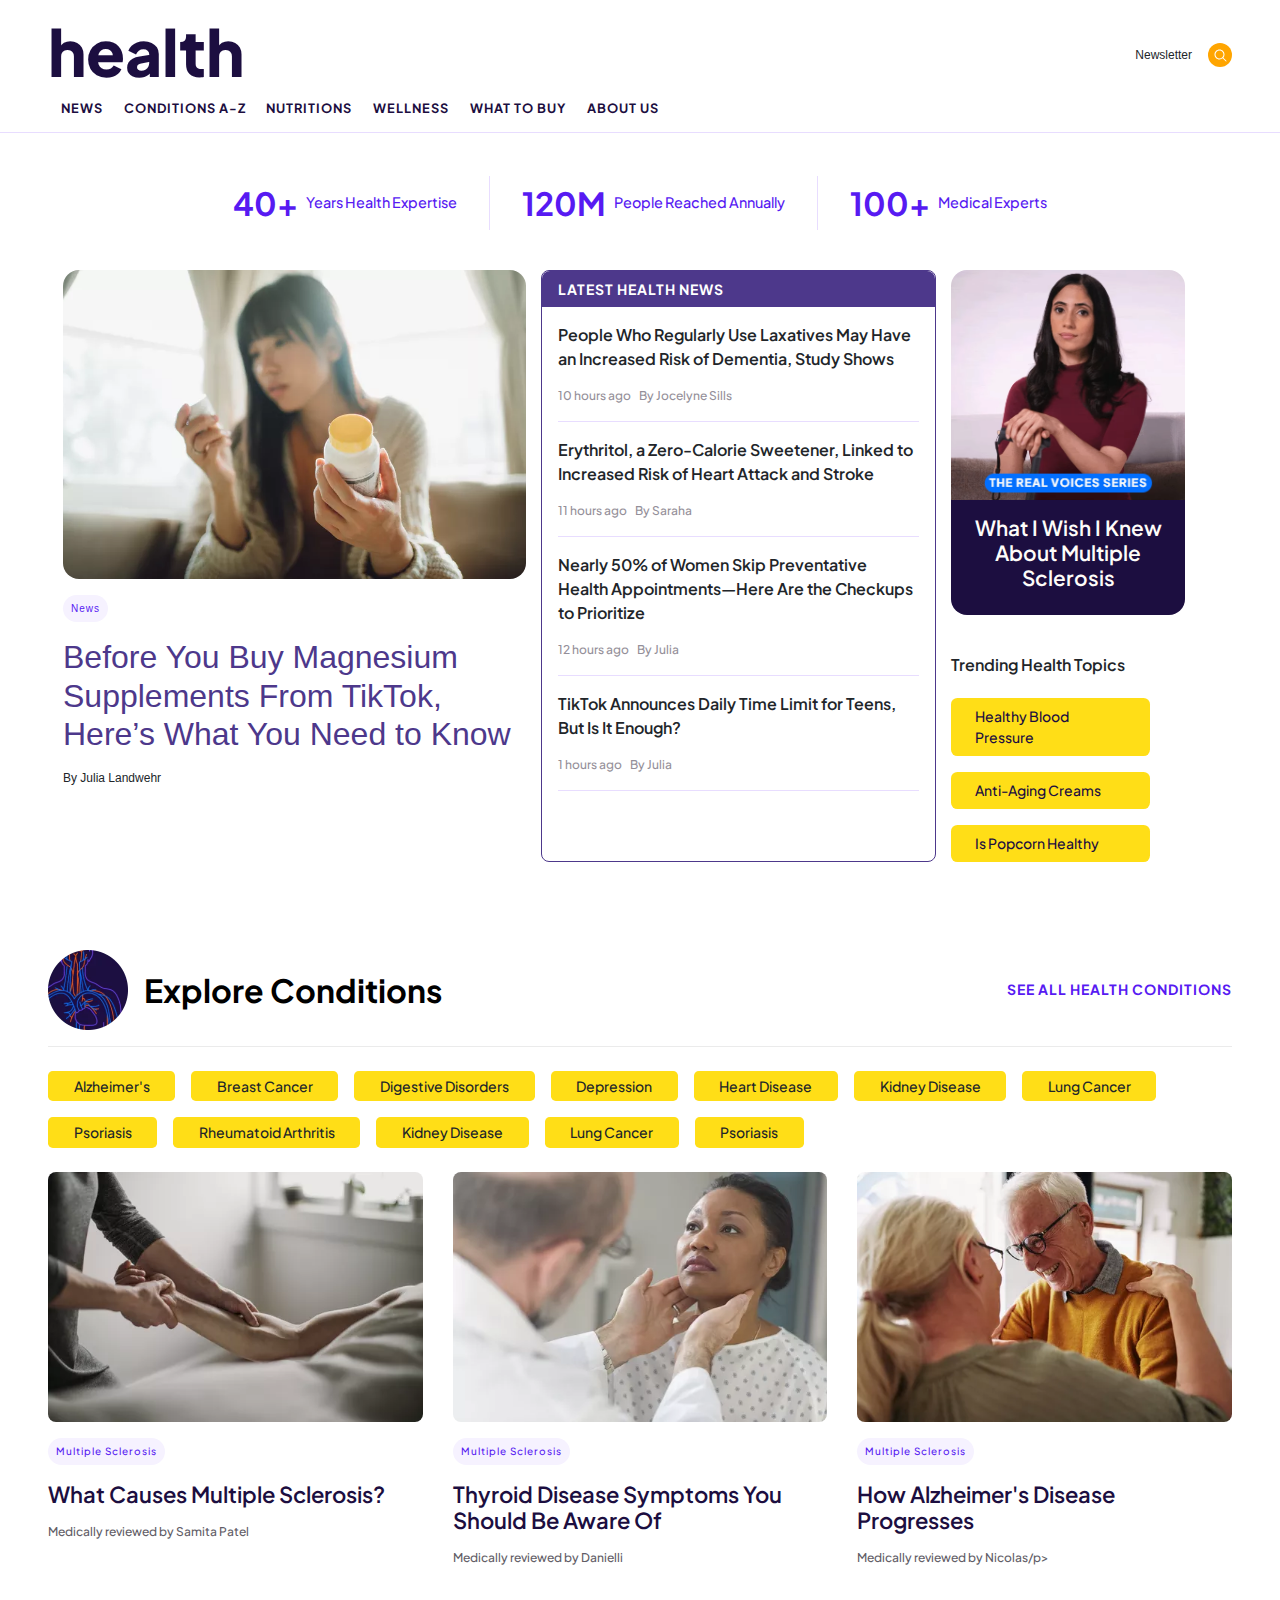
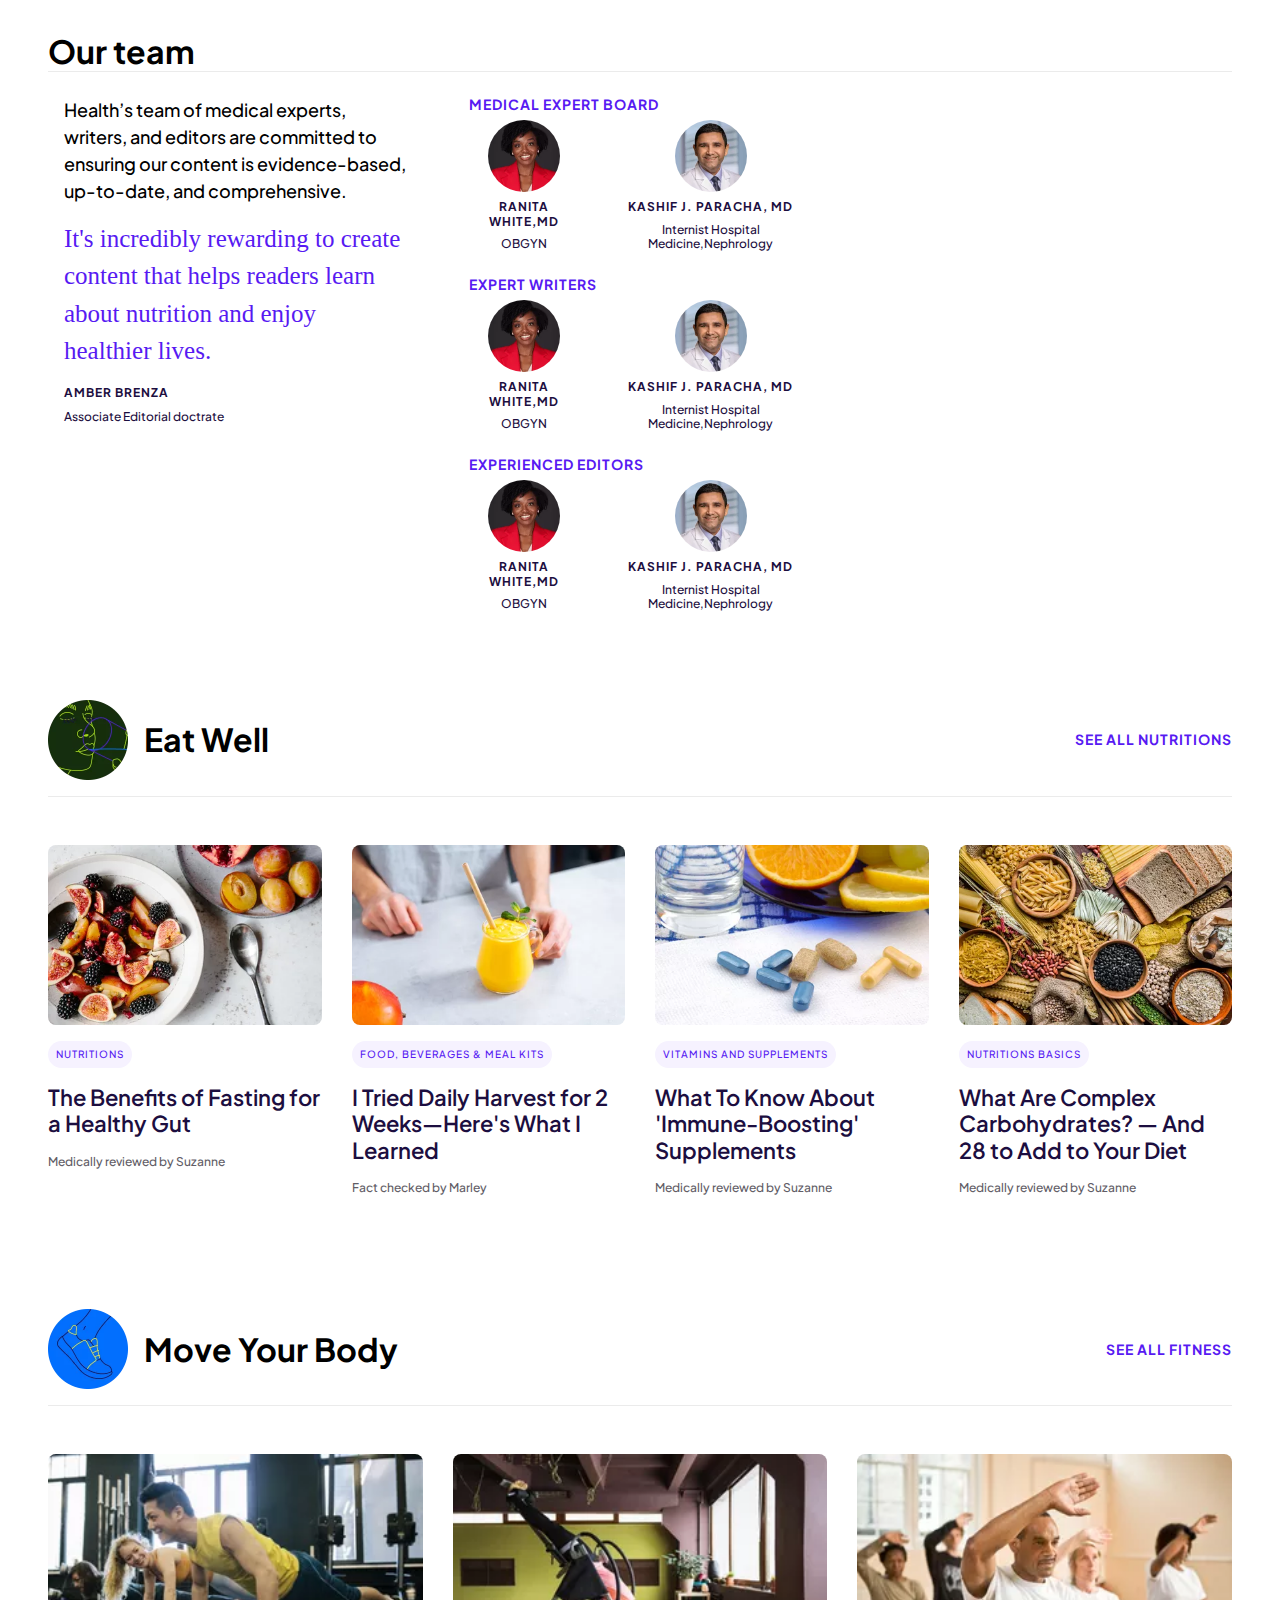
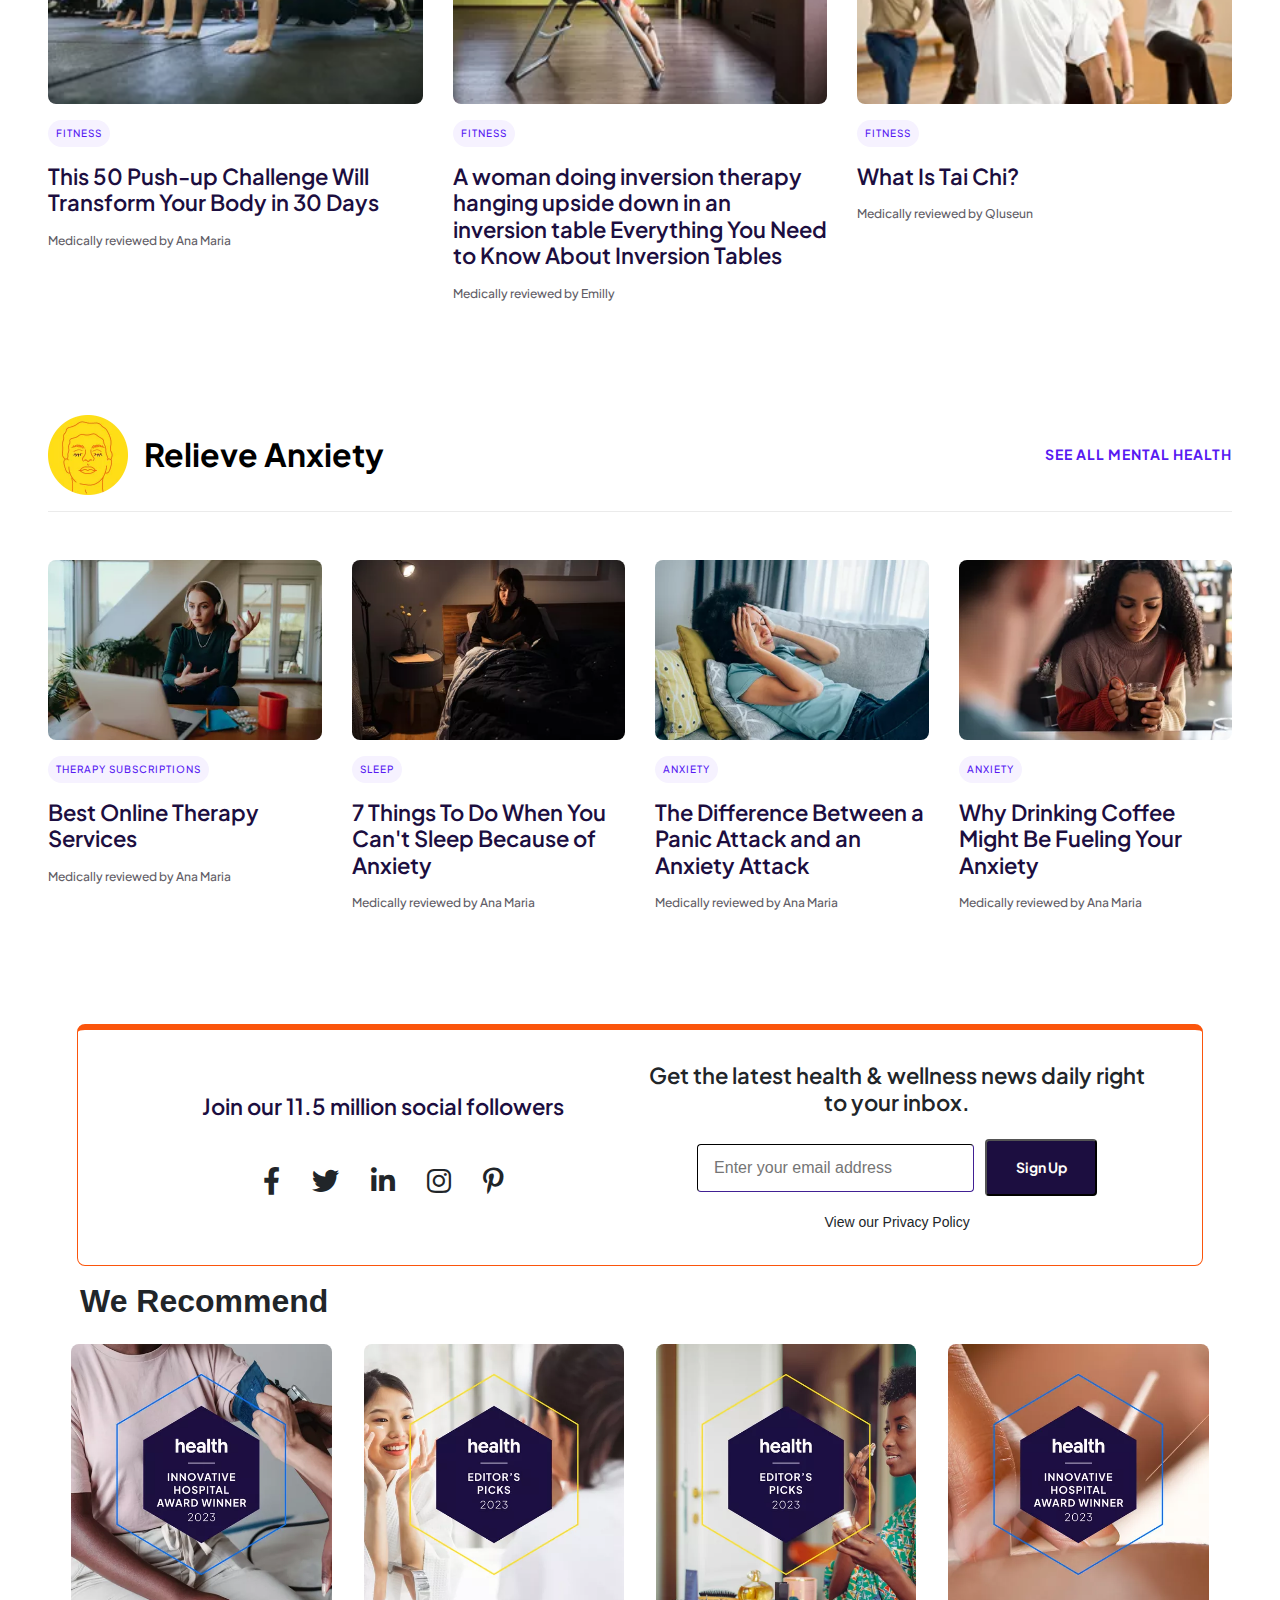
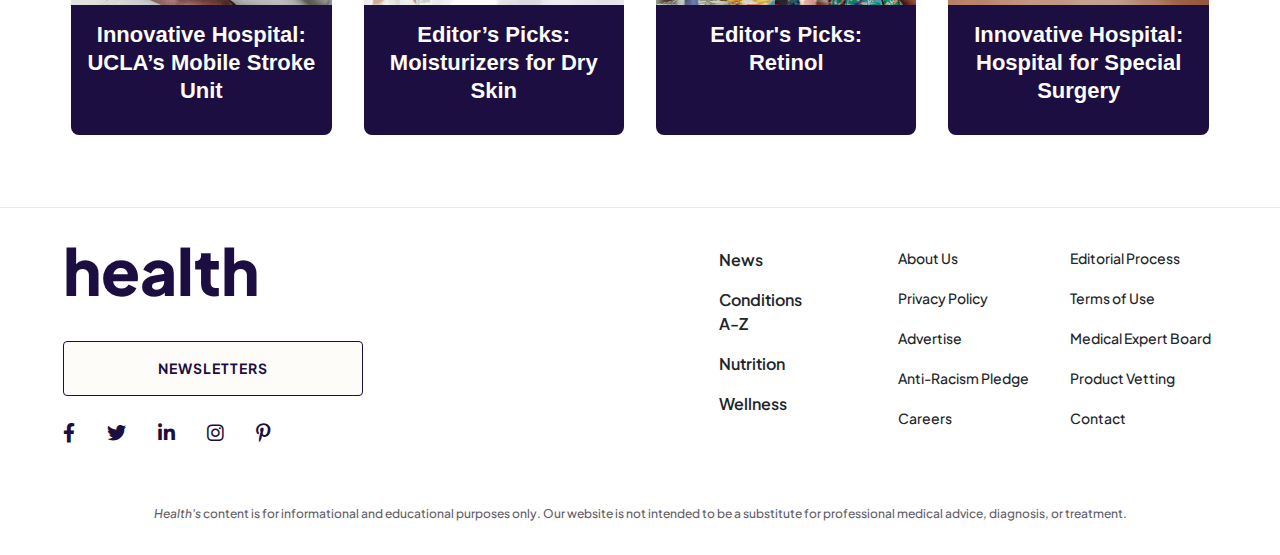
<file: index.html>
<!DOCTYPE html>
<html lang="en">
  <head>
    <!-- Required meta tags -->
    <meta charset="utf-8" />
    <meta
      name="viewport"
      content="width=device-width, initial-scale=1, shrink-to-fit=no"
    />
    <!-- Bootstrap CSS -->
    <link
      rel="stylesheet"
      href="https://cdn.jsdelivr.net/npm/bootstrap@4.0.0/dist/css/bootstrap.min.css"
      integrity="sha384-Gn5384xqQ1aoWXA+058RXPxPg6fy4IWvTNh0E263XmFcJlSAwiGgFAW/dAiS6JXm"
      crossorigin="anonymous"
    />
    <!-- Font Family -->
    <link
      href="https://fonts.googleapis.com/css?family=Plus Jakarta Sans"
      rel="stylesheet"
    />
    <!-- Font Awesome -->
    <link
      rel="stylesheet"
      href="https://cdnjs.cloudflare.com/ajax/libs/font-awesome/6.0.0/css/all.min.css"
    />
    <!-- Icon -->
    <link
      rel="stylesheet"
      href="https://cdnjs.cloudflare.com/ajax/libs/font-awesome/6.0.0/css/all.min.css"
    />
    <!-- Custom CSS -->
    <link rel="stylesheet" href="./css/local css/index.css" />
    <link rel="icon" type="image/x-icon" href="./assets/favicon.png" />
    <title>
      Health: Trusted and Empathetic Health and Wellness Information
    </title>
  </head>
  <body>
    <div class="container-fluid mainContainer">
      <!-- ------------------------------------navbar--------------------------------------------- -->
      <nav class="navbar navbar-expand-lg navBar-container px-md-5">
        <a class="navbar-brand" href="index.html"
          ><h1 class="brand">health</h1></a
        >
        <button
          class="navbar-toggler menuBtn"
          type="button"
          data-toggle="collapse"
          data-target="#navbarSupportedContent"
          aria-controls="navbarSupportedContent"
          aria-expanded="false"
          aria-label="Toggle navigation"
        >
          <span class="navbar-toggler-icon menuIcon">
            <i class="fa-solid fa-bars"></i>
          </span>
        </button>
        <div
          class="collapse navbar-collapse navbar-tabs-wrapper"
          id="navbarSupportedContent"
        >
          <ul class="navbar-nav navbar-tabs">
            <li class="nav-item active">
              <a href="news.html">NEWS</a>
            </li>
            <li class="nav-item">
              <a href="#">CONDITIONS A-Z</a>
            </li>
            <li class="nav-item">
              <a href="nutrition.html">NUTRITIONS</a>
            </li>
            <li class="nav-item">
              <a href="wellness.html">WELLNESS</a>
            </li>
            <li class="nav-item">
              <a href="#">WHAT TO BUY</a>
            </li>
            <li class="nav-item">
              <a href="aboutus.html ">ABOUT US</a>
            </li>
          </ul>
        </div>
        <div class="navbar-newsletter">
          <h1>Newsletter</h1>
          <div class="navbar-search">
            <img src="./assets/search.svg" alt="icon" width="15rem" />
          </div>
        </div>
      </nav>

      <!-- ------------------------------------News--------------------------------------------- -->
      <div class="container-fluid newsContainer">
        <div class="row newsRows">
          <div class="mainStats col-12">
            <div class="stats">
              <h1>40+</h1>
              <p>Years Health Expertise</p>
            </div>
            <div class="stats midStats">
              <h1>120M</h1>
              <p>People Reached Annually</p>
            </div>
            <div class="stats">
              <h1>100+</h1>
              <p>Medical Experts</p>
            </div>
          </div>
          <div class="col-lg-5 my-4">
            <div class="headlineNews">
              <img src="./assets/newImage.webp" class="newsImage" alt="news" />
              <div>News</div>
              <h1>
                Before You Buy Magnesium Supplements From TikTok, Here’s What
                You Need to Know
              </h1>
              <p>By Julia Landwehr</p>
            </div>
          </div>
          <div class="latest-news col-lg-4 col-md-7 my-4">
            <div class="latestNewsHead"><h1>LATEST HEALTH NEWS</h1></div>
            <div class="newsList">
              <div class="newsTabs">
                <p>
                  People Who Regularly Use Laxatives May Have an Increased Risk
                  of Dementia, Study Shows
                </p>
                <div class="newsDet">
                  <div class="newsTime">10 hours ago</div>
                  <div class="newsAuthor">By Jocelyne Sills</div>
                </div>
              </div>
              <div class="newsTabs">
                <p>
                  Erythritol, a Zero-Calorie Sweetener, Linked to Increased Risk
                  of Heart Attack and Stroke
                </p>
                <div class="newsDet">
                  <div class="newsTime">11 hours ago</div>
                  <div class="newsAuthor">By Saraha</div>
                </div>
              </div>
              <div class="newsTabs">
                <p>
                  Nearly 50% of Women Skip Preventative Health Appointments—Here
                  Are the Checkups to Prioritize
                </p>
                <div class="newsDet">
                  <div class="newsTime">12 hours ago</div>
                  <div class="newsAuthor">By Julia</div>
                </div>
              </div>
              <div class="newsTabs">
                <p>
                  TikTok Announces Daily Time Limit for Teens, But Is It Enough?
                </p>
                <div class="newsDet">
                  <div class="newsTime">1 hours ago</div>
                  <div class="newsAuthor">By Julia</div>
                </div>
              </div>
            </div>
          </div>
          <div class="trendingTopics col-lg-3 col-md-5 my-4">
            <div class="topics">
              <div class="advertise">
                <img src="./assets/ad-profile.PNG" />

                <h1>What I Wish I Knew About Multiple Sclerosis</h1>
              </div>
              <div class="trend">
                <h1>Trending Health Topics</h1>
                <p>Healthy Blood Pressure</p>
                <p>Anti-Aging Creams</p>
                <p>Is Popcorn Healthy</p>
              </div>
            </div>
          </div>
        </div>
      </div>
      <!-- -----------------------Explore Conditions---------------------------- -->
      <div class="container-fluid exploreContainer">
        <div class="row">
          <div class="col-12">
            <div class="conditionsHead">
              <div class="conditionTitle">
                <img
                  src="./assets/condition.webp"
                  alt="Picture"
                  width="80rem"
                />
                <h1>Explore Conditions</h1>
              </div>
              <p>SEE ALL HEALTH CONDITIONS</p>
            </div>
          </div>
          <div class="py-4 col-12">
            <div class="btnContainer">
              <div class="conditionsBtn">Alzheimer's</div>
              <div class="conditionsBtn">Breast Cancer</div>
              <div class="conditionsBtn">Digestive Disorders</div>
              <div class="conditionsBtn">Depression</div>
              <div class="conditionsBtn">Heart Disease</div>
              <div class="conditionsBtn">Kidney Disease</div>
              <div class="conditionsBtn">Lung Cancer</div>
              <div class="conditionsBtn">Psoriasis</div>
              <div class="conditionsBtn">Rheumatoid Arthritis</div>
              <div class="conditionsBtn">Kidney Disease</div>
              <div class="conditionsBtn">Lung Cancer</div>
              <div class="conditionsBtn">Psoriasis</div>
            </div>
          </div>
          <div class="col-md-4">
            <div class="conditionList">
              <img src="./assets/condition01.webp" alt="Picture" />
              <div>Multiple Sclerosis</div>
              <h1>What Causes Multiple Sclerosis?</h1>
              <p>Medically reviewed by Samita Patel</p>
            </div>
          </div>
          <div class="col-md-4">
            <div class="conditionList">
              <img src="./assets/condition02.webp" alt="Picture" />
              <div>Multiple Sclerosis</div>
              <h1>Thyroid Disease Symptoms You Should Be Aware Of</h1>
              <p>Medically reviewed by Danielli</p>
            </div>
          </div>
          <div class="col-md-4">
            <div class="conditionList">
              <img src="./assets/condition03.webp" alt="Picture" />
              <div>Multiple Sclerosis</div>
              <h1>How Alzheimer's Disease Progresses</h1>
              <p>Medically reviewed by Nicolas/p></p>
            </div>
          </div>
          <div class="col-4"></div>
          <div class="col-4"></div>
        </div>
      </div>
      <!-- --------------------------Our Team-------------------------------- -->
      <div class="container-fluid teamContainer">
        <div class="row">
          <div class="col-12">
            <div class="teamHead">
              <h1>Our team</h1>
            </div>
          </div>
          <div class="my-4 col-lg-4 col-md-6">
            <div class="teamComments px-3">
              <p class="commentsHead">
                Health’s team of medical experts, writers, and editors are
                committed to ensuring our content is evidence-based, up-to-date,
                and comprehensive.
              </p>
              <p class="comments">
                It's incredibly rewarding to create content that helps readers
                learn about nutrition and enjoy healthier lives.
              </p>
              <div class="memberDet">
                <h1>Amber brenza</h1>
                <p>Associate Editorial doctrate</p>
              </div>
            </div>
          </div>
          <div class="col-lg-4 col-md-6">
            <div class="members px-3">
              <div class="teamDetail my-4">
                <h1 class="memberDept">Medical Expert Board</h1>
                <div class="memberContainer">
                  <div class="memberInfo">
                    <img src="./assets/renita.webp" alt="Profile" />
                    <h1>Ranita White,MD</h1>
                    <h2>OBGYN</h2>
                  </div>
                  <div class="memberInfo">
                    <img src="./assets/kashif.webp" alt="Profile" />
                    <h1>kashif J. Paracha, MD</h1>
                    <h2>Internist Hospital Medicine,Nephrology</h2>
                  </div>
                </div>
              </div>
              <div class="teamDetail my-4">
                <h1 class="memberDept">Expert Writers</h1>
                <div class="memberContainer">
                  <div class="memberInfo">
                    <img src="./assets/renita.webp" alt="Profile" />
                    <h1>Ranita White,MD</h1>
                    <h2>OBGYN</h2>
                  </div>
                  <div class="memberInfo">
                    <img src="./assets/kashif.webp" alt="Profile" />
                    <h1>kashif J. Paracha, MD</h1>
                    <h2>Internist Hospital Medicine,Nephrology</h2>
                  </div>
                </div>
              </div>
              <div class="teamDetail my-4">
                <h1 class="memberDept">Experienced Editors</h1>
                <div class="memberContainer">
                  <div class="memberInfo">
                    <img src="./assets/renita.webp" alt="Profile" />
                    <h1>Ranita White,MD</h1>
                    <h2>OBGYN</h2>
                  </div>
                  <div class="memberInfo">
                    <img src="./assets/kashif.webp" alt="Profile" />
                    <h1>kashif J. Paracha, MD</h1>
                    <h2>Internist Hospital Medicine,Nephrology</h2>
                  </div>
                </div>
              </div>
            </div>
          </div>
          <div class="col-lg-4 col-md-12"></div>
        </div>
      </div>
      <!-- -------------------------------Eat Well----------------------------  -->
      <div class="container-fluid eatContainer">
        <div class="row">
          <div class="col-12">
            <div class="eatHead">
              <div class="eatTitle">
                <img
                  src="./assets/Nutrition.webp"
                  alt="Picture"
                  width="80rem"
                />
                <h1>Eat Well</h1>
              </div>
              <p>SEE ALL NUTRITIONS</p>
            </div>
          </div>
          <div class="col-md-3 col-sm-6 my-5">
            <div class="headList">
              <img src="./assets/eatWell01.webp" alt="Picture" />
              <div>NUTRITIONS</div>
              <h1>The Benefits of Fasting for a Healthy Gut</h1>
              <p>Medically reviewed by Suzanne</p>
            </div>
          </div>
          <div class="col-md-3 col-sm-6 my-5">
            <div class="headList">
              <img src="./assets/eatWell02.webp" alt="Picture" />
              <div>FOOD, BEVERAGES & MEAL KITS</div>
              <h1>I Tried Daily Harvest for 2 Weeks—Here's What I Learned</h1>
              <p>Fact checked by Marley</p>
            </div>
          </div>
          <div class="col-md-3 col-sm-6 my-5">
            <div class="headList">
              <img src="./assets/eatWell03.webp" alt="Picture" />
              <div>VITAMINS AND SUPPLEMENTS</div>
              <h1>What To Know About 'Immune-Boosting' Supplements</h1>
              <p>Medically reviewed by Suzanne</p>
            </div>
          </div>
          <div class="col-md-3 col-sm-6 my-5">
            <div class="headList">
              <img src="./assets/eatWell04.webp" alt="Picture" />
              <div>NUTRITIONS BASICS</div>
              <h1>
                What Are Complex Carbohydrates? — And 28 to Add to Your Diet
              </h1>
              <p>Medically reviewed by Suzanne</p>
            </div>
          </div>
        </div>
      </div>
      <!-- ----------------------Move your body----------------------------- -->
      <div class="container-fluid excerciseContainer">
        <div class="row">
          <div class="col-12">
            <div class="excerciseHead">
              <div class="excerciseTitle">
                <img
                  src="./assets/excercise.webp"
                  alt="Picture"
                  width="80rem"
                />
                <h1>Move Your Body</h1>
              </div>
              <p>SEE ALL FITNESS</p>
            </div>
          </div>
          <div class="col-md-4 my-5">
            <div class="headList">
              <img src="./assets/excercise01.webp" alt="Picture" />
              <div>FITNESS</div>
              <h1>
                This 50 Push-up Challenge Will Transform Your Body in 30 Days
              </h1>
              <p>Medically reviewed by Ana Maria</p>
            </div>
          </div>
          <div class="col-md-4 my-5">
            <div class="headList">
              <img src="./assets/excercise03.webp" alt="Picture" />
              <div>FITNESS</div>
              <h1>
                A woman doing inversion therapy hanging upside down in an
                inversion table Everything You Need to Know About Inversion
                Tables
              </h1>
              <p>Medically reviewed by Emilly</p>
            </div>
          </div>
          <div class="col-md-4 my-5">
            <div class="headList">
              <img src="./assets/excercise02.webp" alt="Picture" />
              <div>FITNESS</div>
              <h1>What Is Tai Chi?</h1>
              <p>Medically reviewed by Qluseun</p>
            </div>
          </div>
        </div>
      </div>
      <!-- ------------------------------------Anxiety-------------------------------- -->
      <div class="container-fluid anxietyContainer">
        <div class="row">
          <div class="col-12">
            <div class="anxietyHead">
              <div class="anxietyTitle">
                <img src="./assets/anxiety.webp" alt="Picture" width="80rem" />
                <h1>Relieve Anxiety</h1>
              </div>
              <p>SEE ALL MENTAL HEALTH</p>
            </div>
          </div>
          <div class="col-md-3 col-sm-6 my-5">
            <div class="headList">
              <img src="./assets/anxiety01.webp" alt="Picture" />
              <div>THERAPY SUBSCRIPTIONS</div>
              <h1>Best Online Therapy Services</h1>
              <p>Medically reviewed by Ana Maria</p>
            </div>
          </div>
          <div class="col-md-3 col-sm-6 my-5">
            <div class="headList">
              <img src="./assets/anxiety02.webp" alt="Picture" />
              <div>SLEEP</div>
              <h1>7 Things To Do When You Can't Sleep Because of Anxiety</h1>
              <p>Medically reviewed by Ana Maria</p>
            </div>
          </div>
          <div class="col-md-3 col-sm-6 my-5">
            <div class="headList">
              <img src="./assets/anxiety03.webp" alt="Picture" />
              <div>ANXIETY</div>
              <h1>
                The Difference Between a Panic Attack and an Anxiety Attack
              </h1>
              <p>Medically reviewed by Ana Maria</p>
            </div>
          </div>
          <div class="col-md-3 col-sm-6 my-5">
            <div class="headList">
              <img src="./assets/anxiety04.webp" alt="Picture" />
              <div>ANXIETY</div>
              <h1>Why Drinking Coffee Might Be Fueling Your Anxiety</h1>
              <p>Medically reviewed by Ana Maria</p>
            </div>
          </div>
        </div>
      </div>
      <!-- ------------ ---------Sign Up---------------------------- -->
      <div class="container-fluid signupContainer">
        <div class="signUpcontact">
          <h1>Join our 11.5 million social followers</h1>
          <div class="contactIcons">
            <i class="fa-brands fa-facebook-f"></i>
            <i class="fa-brands fa-twitter"></i>
            <i class="fa-brands fa-linkedin-in"></i>
            <i class="fa-brands fa-instagram"></i>
            <i class="fa-brands fa-pinterest-p"></i>
          </div>
        </div>
        <div class="signUp">
          <h1>
            Get the latest health & wellness news daily right to your inbox.
          </h1>
          <div class="signUpEmail">
            <input
              type="text"
              class="inputEmail"
              placeholder="Enter your email address"
            />
            <input type="button" class="inputBtn" value="Sign Up" />
          </div>
          <p>View our Privacy Policy</p>
        </div>
      </div>
      <!-- ------------ ---------Recommendation---------------------------- -->
      <div class="container-fluid recommendContainer d-flex flex-column">
        <h1>We Recommend</h1>
        <div class="cardContainer">
          <div class="recommendCard">
            <img src="./assets/recommendation01.webp" alt="" />
            <h1>Innovative Hospital: UCLA’s Mobile Stroke Unit</h1>
          </div>
          <div class="recommendCard">
            <img src="./assets/recommendation02.webp" alt="" />
            <h1>Editor’s Picks: Moisturizers for Dry Skin</h1>
          </div>
          <div class="recommendCard">
            <img src="./assets/recommendation03.webp" alt="" />
            <h1>Editor's Picks: Retinol</h1>
          </div>
          <div class="recommendCard">
            <img src="./assets/recommendation04.webp" alt="" />
            <h1>Innovative Hospital: Hospital for Special Surgery</h1>
          </div>
        </div>
      </div>

      <!-- ---------------------------Footer-------------------------------- -->
      <div class="container-fluid footerContainer">
        <div class="footer row">
          <div class="contact col-lg-6">
            <div class="contactDet">
              <h1 class="footer-brand">health</h1>
              <button class="newsBtn">NEWSLETTERS</button>
              <div class="footerIcons">
                <div class="navIcon">
                  <i class="fa-brands fa-facebook-f"></i>
                </div>
                <div class="navIcon">
                  <i class="fa-brands fa-twitter"></i>
                </div>
                <div class="navIcon">
                  <i class="fa-brands fa-linkedin-in"></i>
                </div>
                <div class="navIcon">
                  <i class="fa-brands fa-instagram"></i>
                </div>
                <div class="navIcon">
                  <i class="fa-brands fa-pinterest-p"></i>
                </div>
              </div>
            </div>
          </div>
          <div class="col-lg-6">
            <div class="footerlinks px-4">
              <div class="links">
                <ul class="linksHead1">
                  <li>News</li>
                  <li>Conditions A-Z</li>
                  <li>Nutrition</li>
                  <li>Wellness</li>
                </ul>
                <ul class="row linksHead2">
                  <li class="col-sm-6">About Us</li>
                  <li class="col-sm-6">Editorial Process</li>
                  <li class="col-sm-6">Privacy Policy</li>
                  <li class="col-sm-6">Terms of Use</li>
                  <li class="col-sm-6">Advertise</li>
                  <li class="col-sm-6">Medical Expert Board</li>
                  <li class="col-sm-6">Anti-Racism Pledge</li>
                  <li class="col-sm-6">Product Vetting</li>
                  <li class="col-sm-6">Careers</li>
                  <li class="col-sm-6">Contact</li>
                </ul>
              </div>
            </div>
          </div>
          <div class="note col-12">
            <p class="noteDet">
              <i>Health's</i> content is for informational and educational
              purposes only. Our website is not intended to be a substitute for
              professional medical advice, diagnosis, or treatment.
            </p>
          </div>
        </div>
      </div>
    </div>
    <!-- ----------------------JQuery--------------------------- -->
    <script
      src="https://code.jquery.com/jquery-3.2.1.slim.min.js"
      integrity="sha384-KJ3o2DKtIkvYIK3UENzmM7KCkRr/rE9/Qpg6aAZGJwFDMVNA/GpGFF93hXpG5KkN"
      crossorigin="anonymous"
    ></script>
    <script
      src="https://cdn.jsdelivr.net/npm/popper.js@1.12.9/dist/umd/popper.min.js"
      integrity="sha384-ApNbgh9B+Y1QKtv3Rn7W3mgPxhU9K/ScQsAP7hUibX39j7fakFPskvXusvfa0b4Q"
      crossorigin="anonymous"
    ></script>
    <script
      src="https://cdn.jsdelivr.net/npm/bootstrap@4.0.0/dist/js/bootstrap.min.js"
      integrity="sha384-JZR6Spejh4U02d8jOt6vLEHfe/JQGiRRSQQxSfFWpi1MquVdAyjUar5+76PVCmYl"
      crossorigin="anonymous"
    ></script>
    <script>
      $(document).ready(function () {
        console.log($(window).width());
        $(window).scroll(function () {
          if ($(this).scrollTop() > 80) {
            $(".navbar-tabs").css("position", "static");
            $(".navBar-container").css("padding-bottom", 0);
            $(".brand").css("font-size", "2rem");
          } else {
            $(".navbar-tabs").css("position", "absolute");
            $(".navBar-container").css("padding-bottom", "1.8rem");
            $(".brand").css("font-size", "4rem");
          }
        });
      });
    </script>
  </body>
</html>
</file>
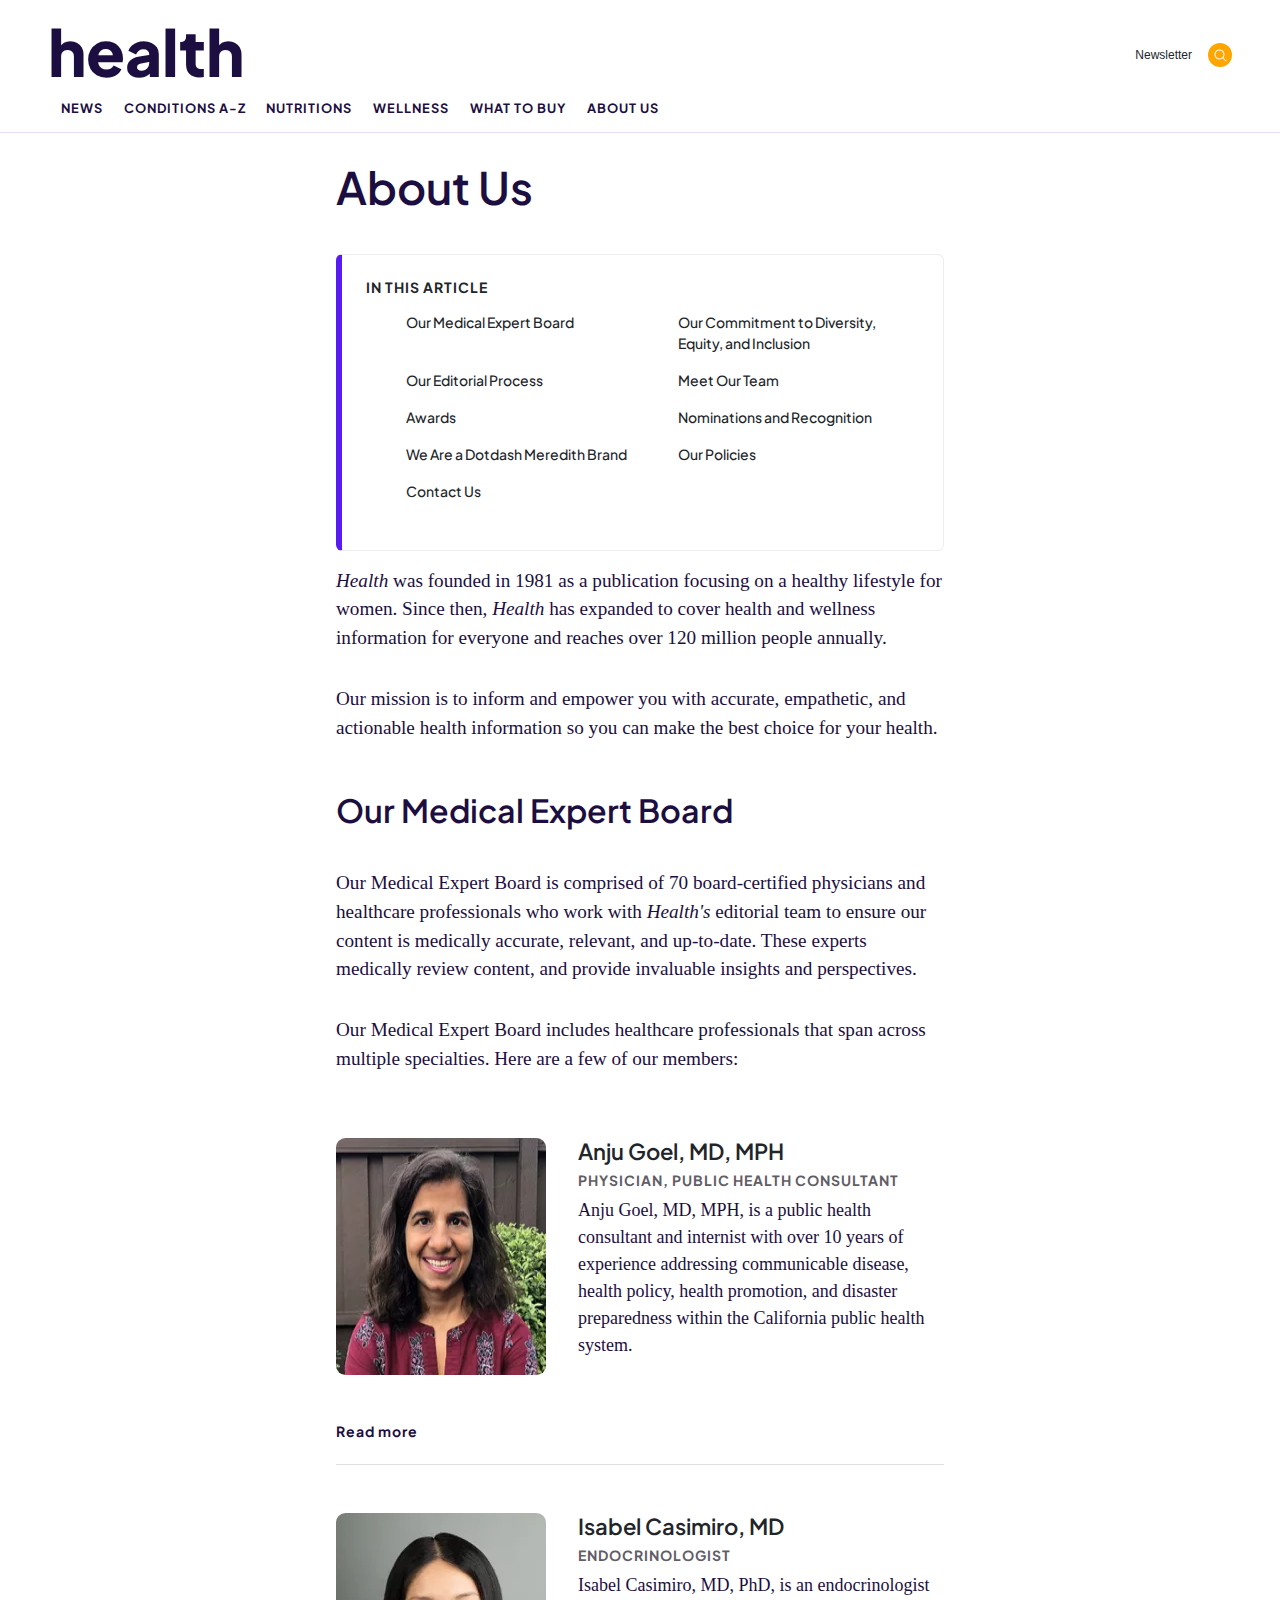
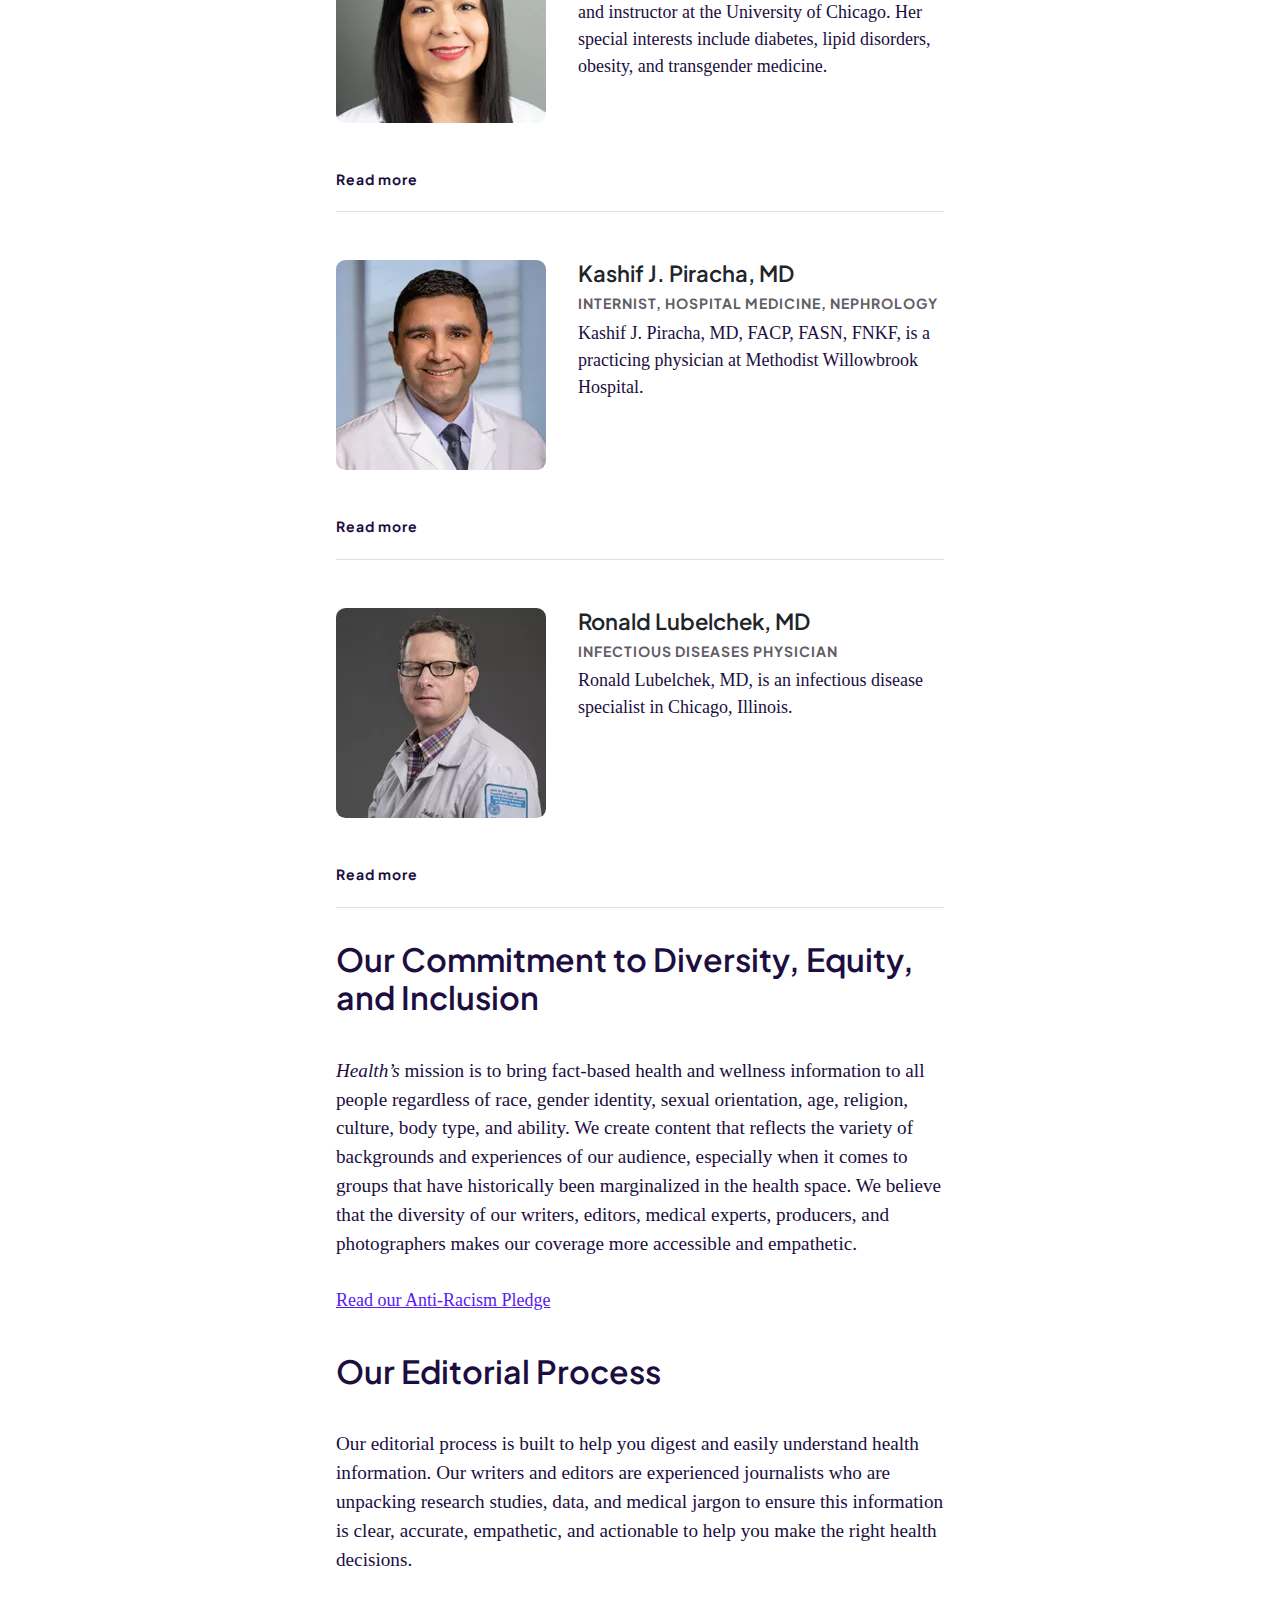
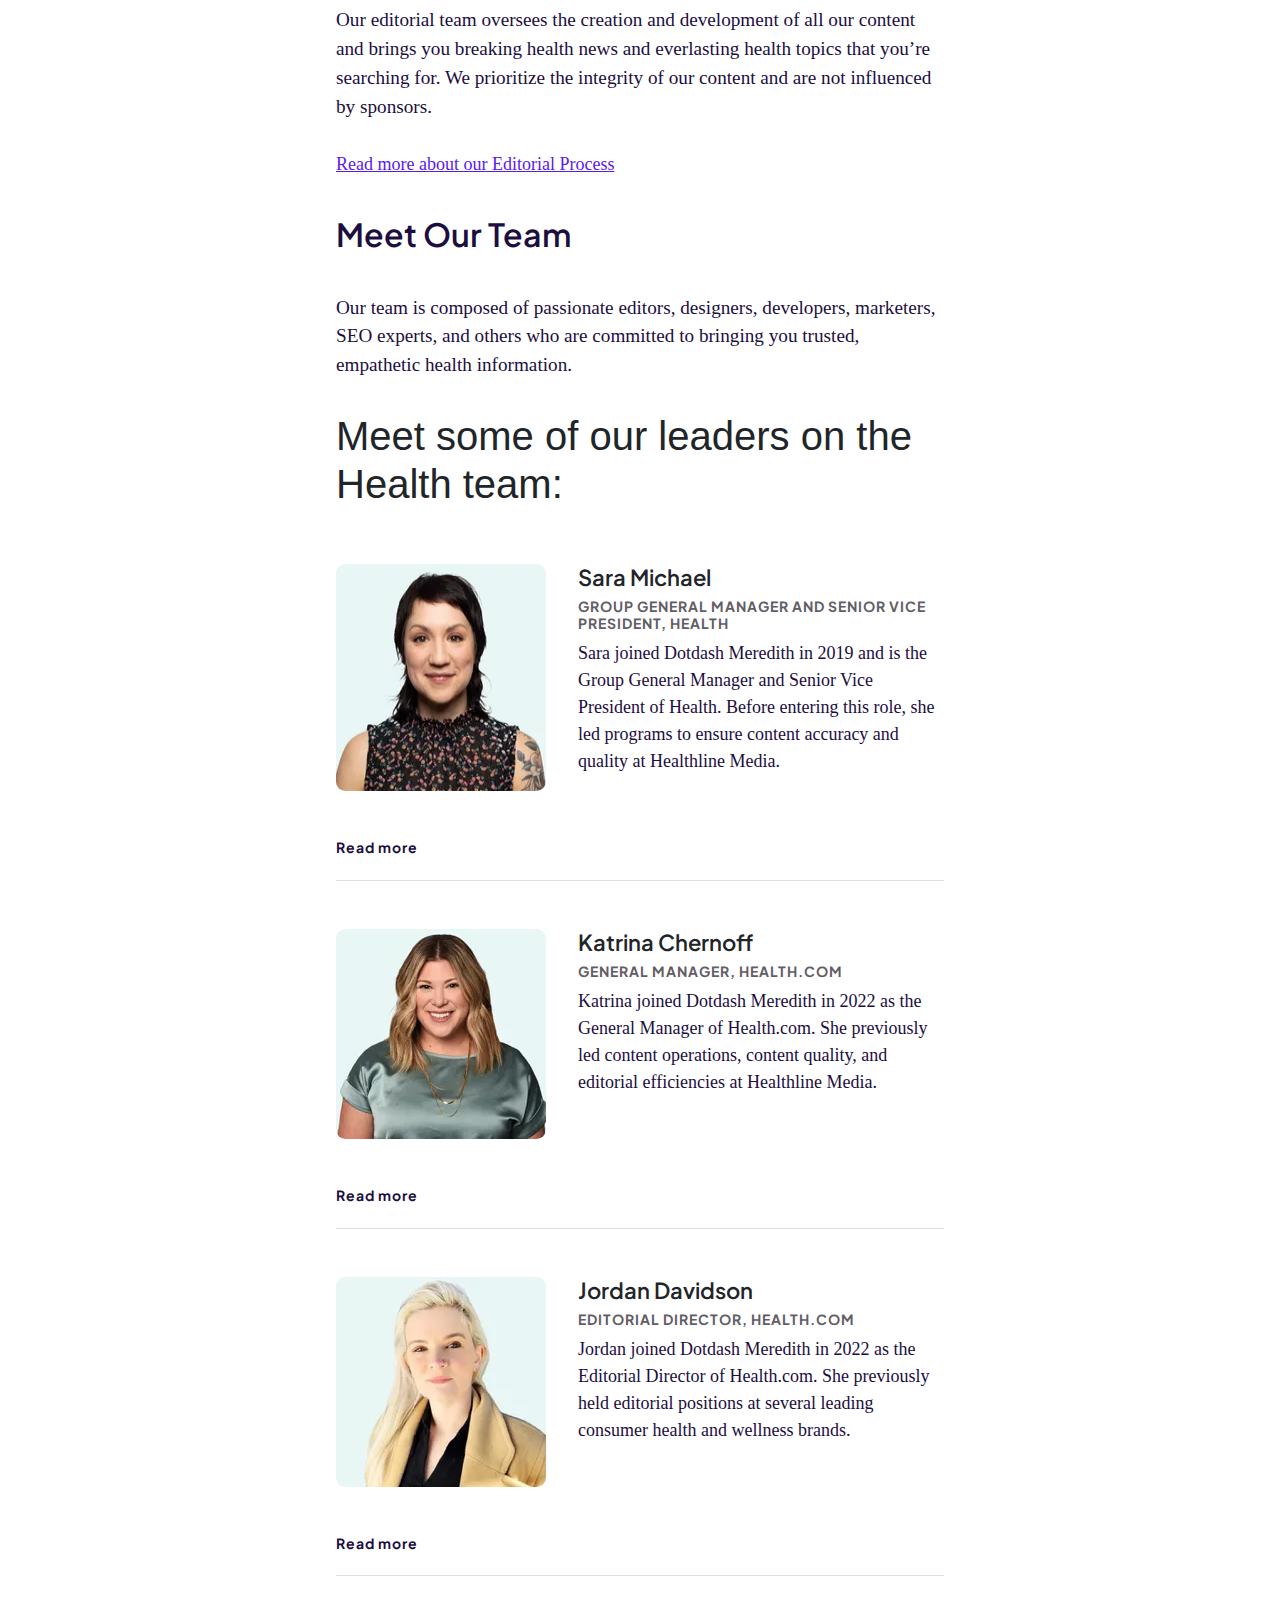
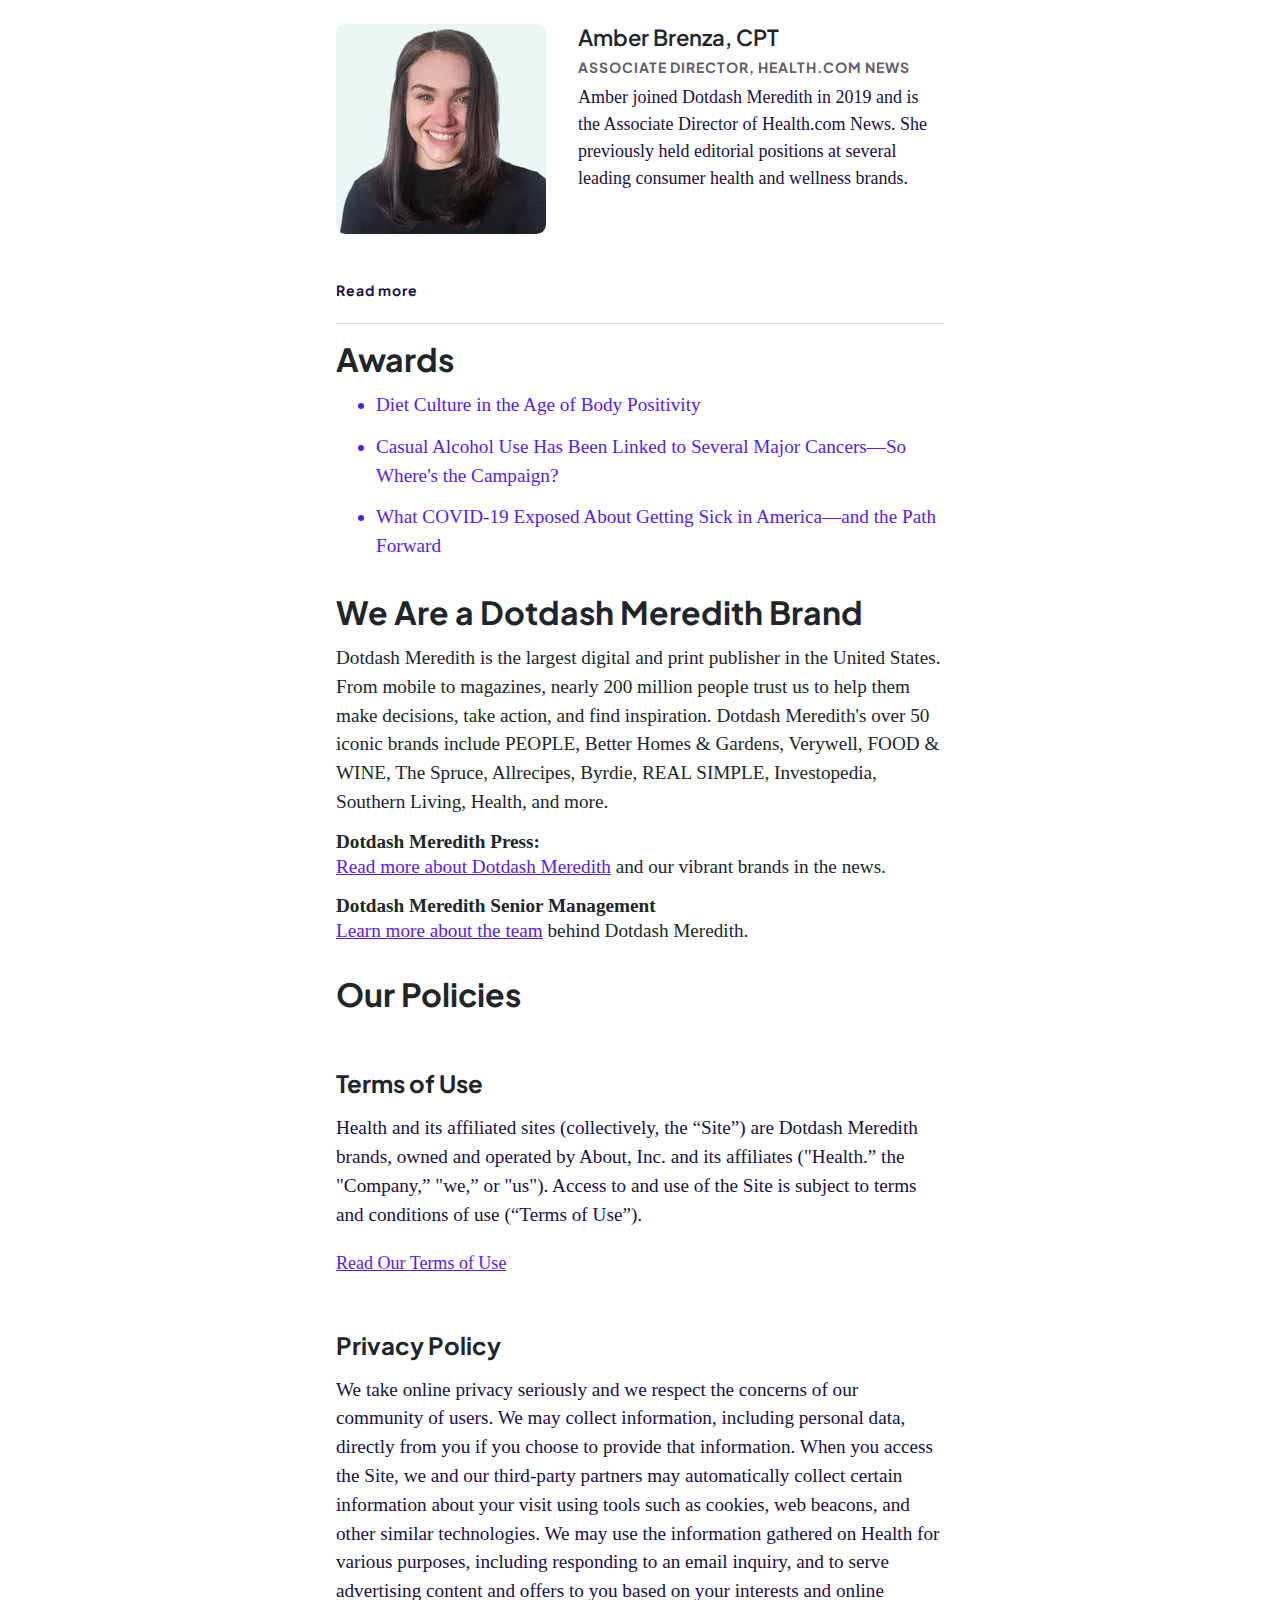
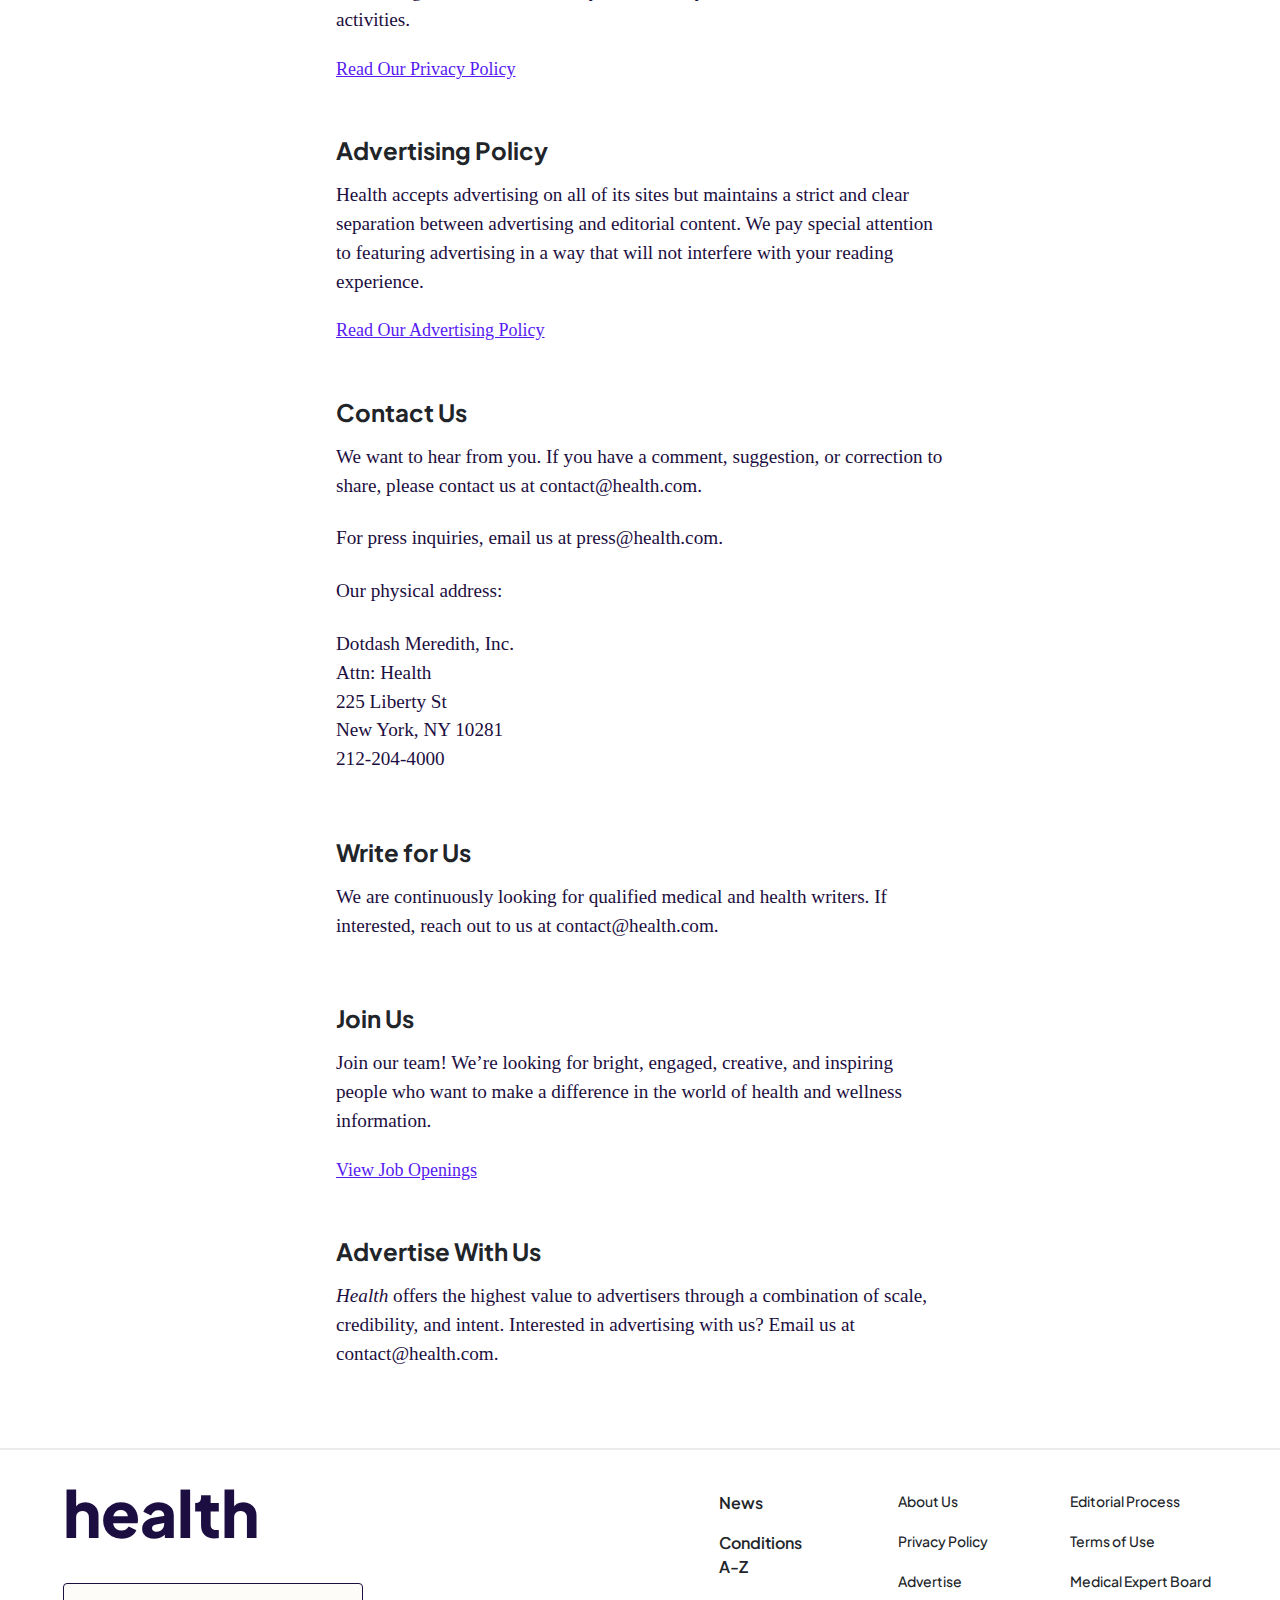
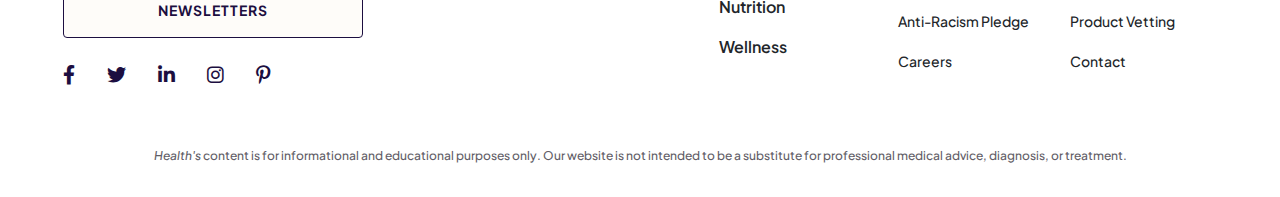
<file: aboutus.html>
<!DOCTYPE html>
<html lang="en">
  <head>
    <meta charset="UTF-8" />
    <meta http-equiv="X-UA-Compatible" content="IE=edge" />
    <meta name="viewport" content="width=device-width, initial-scale=1.0" />
    <!-- Bootstrap CSS -->
    <link
      rel="stylesheet"
      href="https://cdn.jsdelivr.net/npm/bootstrap@4.0.0/dist/css/bootstrap.min.css"
      integrity="sha384-Gn5384xqQ1aoWXA+058RXPxPg6fy4IWvTNh0E263XmFcJlSAwiGgFAW/dAiS6JXm"
      crossorigin="anonymous"
    />
    <!-- Font Family -->
    <link
      href="https://fonts.googleapis.com/css?family=Plus Jakarta Sans"
      rel="stylesheet"
    />
    <!-- Font Awesome -->
    <link
      rel="stylesheet"
      href="https://cdnjs.cloudflare.com/ajax/libs/font-awesome/6.0.0/css/all.min.css"
    />
    <!-- Icon -->
    <link
      rel="stylesheet"
      href="https://cdnjs.cloudflare.com/ajax/libs/font-awesome/6.0.0/css/all.min.css"
    />
    <!-- Custom CSS -->
    <link rel="stylesheet" href="./css/local css/aboutus.css" />
    <link rel="icon" type="image/x-icon" href="./assets/favicon.png" />

    <title>About Us</title>
  </head>
  <body>
    <div class="container-fluid mainContainer">
      <!-- ------------------------------------navbar--------------------------------------------- -->
      <nav class="navbar navbar-expand-lg navBar-container px-md-5">
        <a class="navbar-brand" href="index.html"
          ><h1 class="brand">health</h1></a
        >
        <button
          class="navbar-toggler menuBtn"
          type="button"
          data-toggle="collapse"
          data-target="#navbarSupportedContent"
          aria-controls="navbarSupportedContent"
          aria-expanded="false"
          aria-label="Toggle navigation"
        >
          <span class="navbar-toggler-icon menuIcon">
            <i class="fa-solid fa-bars"></i>
          </span>
        </button>
        <div
          class="collapse navbar-collapse navbar-tabs-wrapper"
          id="navbarSupportedContent"
        >
          <ul class="navbar-nav navbar-tabs">
            <li class="nav-item active">
              <a href="news.html">NEWS</a>
            </li>
            <li class="nav-item">
              <a href="#">CONDITIONS A-Z</a>
            </li>
            <li class="nav-item">
              <a href="nutrition.html">NUTRITIONS</a>
            </li>
            <li class="nav-item">
              <a href="wellness.html">WELLNESS</a>
            </li>
            <li class="nav-item">
              <a href="#">WHAT TO BUY</a>
            </li>
            <li class="nav-item">
              <a href="aboutus.html ">ABOUT US</a>
            </li>
          </ul>
        </div>
        <div class="navbar-newsletter">
          <h1>Newsletter</h1>
          <div class="navbar-search">
            <img src="./assets/search.svg" alt="icon" width="15rem" />
          </div>
        </div>
      </nav>
      <!-- -----------------------------About US Body------------------- -->
      <div class="subContainer">
        <h1 class="aboutTitle">About Us</h1>
        <div class="aboutSummary">
          <h1>IN THIS ARTICLE</h1>
          <ul class="row contentList">
            <li class="col-lg-6 my-2">Our Medical Expert Board</li>
            <li class="col-lg-6 my-2">
              Our Commitment to Diversity, Equity, and Inclusion
            </li>
            <li class="col-lg-6 my-2">Our Editorial Process</li>
            <li class="col-lg-6 my-2">Meet Our Team</li>
            <li class="col-lg-6 my-2">Awards</li>
            <li class="col-lg-6 my-2">Nominations and Recognition</li>
            <li class="col-lg-6 my-2">We Are a Dotdash Meredith Brand</li>
            <li class="col-lg-6 my-2">Our Policies</li>
            <li class="col-lg-6 my-2">Contact Us</li>
          </ul>
        </div>
        <p class="healthIntro">
          <i> Health</i> was founded in 1981 as a publication focusing on a
          healthy lifestyle for women. Since then, <i> Health</i> has expanded
          to cover health and wellness information for everyone and reaches over
          120 million people annually.
        </p>
        <p class="healthIntro">
          Our mission is to inform and empower you with accurate, empathetic,
          and actionable health information so you can make the best choice for
          your health.
        </p>
        <h1 class="boardTitle">Our Medical Expert Board</h1>
        <p class="boardDet">
          Our Medical Expert Board is comprised of 70 board-certified physicians
          and healthcare professionals who work with <i> Health's</i> editorial
          team to ensure our content is medically accurate, relevant, and
          up-to-date. These experts medically review content, and provide
          invaluable insights and perspectives.
        </p>
        <p class="boardDet">
          Our Medical Expert Board includes healthcare professionals that span
          across multiple specialties. Here are a few of our members:
        </p>
        <div class="member">
          <div class="boardmember">
            <img src="./assets/member01.webp" alt="Picture" />
            <div class="memberDetail">
              <h1>Anju Goel, MD, MPH</h1>
              <h2>PHYSICIAN, PUBLIC HEALTH CONSULTANT</h2>
              <p>
                Anju Goel, MD, MPH, is a public health consultant and internist
                with over 10 years of experience addressing communicable
                disease, health policy, health promotion, and disaster
                preparedness within the California public health system.
              </p>
            </div>
          </div>
          <h1 class="moreInfo">Read more</h1>
        </div>
        <div class="member">
          <div class="boardmember">
            <img src="./assets/member02.webp" alt="Picture" />
            <div class="memberDetail">
              <h1>Isabel Casimiro, MD</h1>
              <h2>ENDOCRINOLOGIST</h2>
              <p>
                Isabel Casimiro, MD, PhD, is an endocrinologist and instructor
                at the University of Chicago. Her special interests include
                diabetes, lipid disorders, obesity, and transgender medicine.
              </p>
            </div>
          </div>
          <h1 class="moreInfo">Read more</h1>
        </div>
        <div class="member">
          <div class="boardmember">
            <img src="./assets/member03.webp" alt="Picture" />
            <div class="memberDetail">
              <h1>Kashif J. Piracha, MD</h1>
              <h2>INTERNIST, HOSPITAL MEDICINE, NEPHROLOGY</h2>
              <p>
                Kashif J. Piracha, MD, FACP, FASN, FNKF, is a practicing
                physician at Methodist Willowbrook Hospital.
              </p>
            </div>
          </div>
          <h1 class="moreInfo">Read more</h1>
        </div>
        <div class="member">
          <div class="boardmember">
            <img src="./assets/member04.webp" alt="Picture" />
            <div class="memberDetail">
              <h1>Ronald Lubelchek, MD</h1>
              <h2>INFECTIOUS DISEASES PHYSICIAN</h2>
              <p>
                Ronald Lubelchek, MD, is an infectious disease specialist in
                Chicago, Illinois.
              </p>
            </div>
          </div>
          <h1 class="moreInfo">Read more</h1>
        </div>
        <h1 class="healthMission">
          Our Commitment to Diversity, Equity, and Inclusion
        </h1>
        <p class="missionDesc">
          <i>Health’s</i> mission is to bring fact-based health and wellness
          information to all people regardless of race, gender identity, sexual
          orientation, age, religion, culture, body type, and ability. We create
          content that reflects the variety of backgrounds and experiences of
          our audience, especially when it comes to groups that have
          historically been marginalized in the health space. We believe that
          the diversity of our writers, editors, medical experts, producers, and
          photographers makes our coverage more accessible and empathetic.
        </p>
        <h1 class="racismInfo">Read our Anti-Racism Pledge</h1>
        <h1 class="processHead">Our Editorial Process</h1>
        <p class="processDet">
          Our editorial process is built to help you digest and easily
          understand health information. Our writers and editors are experienced
          journalists who are unpacking research studies, data, and medical
          jargon to ensure this information is clear, accurate, empathetic, and
          actionable to help you make the right health decisions.
        </p>
        <p class="processDet">
          Our editorial team oversees the creation and development of all our
          content and brings you breaking health news and everlasting health
          topics that you’re searching for. We prioritize the integrity of our
          content and are not influenced by sponsors.
        </p>
        <h1 class="processInfo">Read more about our Editorial Process</h1>
        <h1 class="teamHead">Meet Our Team</h1>
        <p class="teamIntro">
          Our team is composed of passionate editors, designers, developers,
          marketers, SEO experts, and others who are committed to bringing you
          trusted, empathetic health information.
        </p>
        <h1>Meet some of our leaders on the Health team:</h1>
        <div class="member">
          <div class="boardmember">
            <img src="./assets/team01.webp" alt="Picture" />
            <div class="memberDetail">
              <h1>Sara Michael</h1>
              <h2>GROUP GENERAL MANAGER AND SENIOR VICE PRESIDENT, HEALTH</h2>
              <p>
                Sara joined Dotdash Meredith in 2019 and is the Group General
                Manager and Senior Vice President of Health. Before entering
                this role, she led programs to ensure content accuracy and
                quality at Healthline Media.
              </p>
            </div>
          </div>
          <h1 class="moreInfo">Read more</h1>
        </div>
        <div class="member">
          <div class="boardmember">
            <img src="./assets/team02.webp" alt="Picture" />
            <div class="memberDetail">
              <h1>Katrina Chernoff</h1>
              <h2>GENERAL MANAGER, HEALTH.COM</h2>
              <p>
                Katrina joined Dotdash Meredith in 2022 as the General Manager
                of Health.com. She previously led content operations, content
                quality, and editorial efficiencies at Healthline Media.
              </p>
            </div>
          </div>
          <h1 class="moreInfo">Read more</h1>
        </div>
        <div class="member">
          <div class="boardmember">
            <img src="./assets/team03.webp" alt="Picture" />
            <div class="memberDetail">
              <h1>Jordan Davidson</h1>
              <h2>EDITORIAL DIRECTOR, HEALTH.COM</h2>
              <p>
                Jordan joined Dotdash Meredith in 2022 as the Editorial Director
                of Health.com. She previously held editorial positions at
                several leading consumer health and wellness brands.
              </p>
            </div>
          </div>
          <h1 class="moreInfo">Read more</h1>
        </div>
        <div class="member">
          <div class="boardmember">
            <img src="./assets/team04.webp" alt="Picture" />
            <div class="memberDetail">
              <h1>Amber Brenza, CPT</h1>
              <h2>ASSOCIATE DIRECTOR, HEALTH.COM NEWS</h2>
              <p>
                Amber joined Dotdash Meredith in 2019 and is the Associate
                Director of Health.com News. She previously held editorial
                positions at several leading consumer health and wellness
                brands.
              </p>
            </div>
          </div>
          <h1 class="moreInfo">Read more</h1>
        </div>
        <div class="awardsWrapper">
          <h1 class="awardsHead">Awards</h1>
          <ul class="awardsList">
            <li>Diet Culture in the Age of Body Positivity</li>
            <li>
              Casual Alcohol Use Has Been Linked to Several Major Cancers—So
              Where's the Campaign?
            </li>
            <li>
              What COVID-19 Exposed About Getting Sick in America—and the Path
              Forward
            </li>
          </ul>
        </div>
        <div class="dotdash">
          <h1 class="dotdashHead">We Are a Dotdash Meredith Brand</h1>
          <p class="dotdashDet">
            Dotdash Meredith is the largest digital and print publisher in the
            United States. From mobile to magazines, nearly 200 million people
            trust us to help them make decisions, take action, and find
            inspiration. Dotdash Meredith's over 50 iconic brands include
            PEOPLE, Better Homes & Gardens, Verywell, FOOD & WINE, The Spruce,
            Allrecipes, Byrdie, REAL SIMPLE, Investopedia, Southern Living,
            Health, and more.
          </p>
          <h2>Dotdash Meredith Press:</h2>
          <p class="dotdashSubDet">
            <span>Read more about Dotdash Meredith</span> and our vibrant brands
            in the news.
          </p>
          <h2>Dotdash Meredith Senior Management</h2>
          <p class="dotdashSubDet">
            <span>Learn more about the team</span> behind Dotdash Meredith.
          </p>
        </div>

        <div class="policies">
          <h1 class="policiesHead">Our Policies</h1>
          <div class="policiesDet">
            <h1>Terms of Use</h1>
            <p>
              Health and its affiliated sites (collectively, the “Site”) are
              Dotdash Meredith brands, owned and operated by About, Inc. and its
              affiliates ("Health.” the "Company,” "we,” or "us"). Access to and
              use of the Site is subject to terms and conditions of use (“Terms
              of Use”).
            </p>
            <h2>Read Our Terms of Use</h2>
          </div>
          <div class="policiesDet">
            <h1>Privacy Policy</h1>
            <p>
              We take online privacy seriously and we respect the concerns of
              our community of users. We may collect information, including
              personal data, directly from you if you choose to provide that
              information. When you access the Site, we and our third-party
              partners may automatically collect certain information about your
              visit using tools such as cookies, web beacons, and other similar
              technologies. We may use the information gathered on Health for
              various purposes, including responding to an email inquiry, and to
              serve advertising content and offers to you based on your
              interests and online activities.
            </p>
            <h2>Read Our Privacy Policy</h2>
          </div>
          <div class="policiesDet">
            <h1>Advertising Policy</h1>
            <p>
              Health accepts advertising on all of its sites but maintains a
              strict and clear separation between advertising and editorial
              content. We pay special attention to featuring advertising in a
              way that will not interfere with your reading experience.
            </p>
            <h2>Read Our Advertising Policy</h2>
          </div>
          <div class="policiesDet">
            <h1>Contact Us</h1>
            <p>
              We want to hear from you. If you have a comment, suggestion, or
              correction to share, please contact us at contact@health.com.
            </p>
            <p>For press inquiries, email us at press@health.com.</p>
            <p>Our physical address:</p>
            <p>
              Dotdash Meredith, Inc.<br />
              Attn: Health<br />
              225 Liberty St<br />
              New York, NY 10281<br />
              212-204-4000
            </p>
          </div>
          <div class="policiesDet">
            <h1>Write for Us</h1>
            <p>
              We are continuously looking for qualified medical and health
              writers. If interested, reach out to us at contact@health.com.
            </p>
          </div>
          <div class="policiesDet">
            <h1>Join Us</h1>
            <p>
              Join our team! We’re looking for bright, engaged, creative, and
              inspiring people who want to make a difference in the world of
              health and wellness information.
            </p>
            <h2>View Job Openings</h2>
          </div>
          <div class="policiesDet">
            <h1>Advertise With Us</h1>
            <p>
              <i>Health </i>offers the highest value to advertisers through a
              combination of scale, credibility, and intent. Interested in
              advertising with us? Email us at contact@health.com.
            </p>
          </div>
        </div>
      </div>
      <!-- ---------------------------Footer-------------------------------- -->
      <div class="container-fluid footerContainer">
        <div class="footer row">
          <div class="contact col-lg-6">
            <div class="contactDet">
              <h1 class="footer-brand">health</h1>
              <button class="newsBtn">NEWSLETTERS</button>
              <div class="footerIcons">
                <div class="navIcon">
                  <i class="fa-brands fa-facebook-f"></i>
                </div>
                <div class="navIcon">
                  <i class="fa-brands fa-twitter"></i>
                </div>
                <div class="navIcon">
                  <i class="fa-brands fa-linkedin-in"></i>
                </div>
                <div class="navIcon">
                  <i class="fa-brands fa-instagram"></i>
                </div>
                <div class="navIcon">
                  <i class="fa-brands fa-pinterest-p"></i>
                </div>
              </div>
            </div>
          </div>
          <div class="col-lg-6">
            <div class="footerlinks px-4">
              <div class="links">
                <ul class="linksHead1">
                  <li>News</li>
                  <li>Conditions A-Z</li>
                  <li>Nutrition</li>
                  <li>Wellness</li>
                </ul>
                <ul class="row linksHead2">
                  <li class="col-sm-6">About Us</li>
                  <li class="col-sm-6">Editorial Process</li>
                  <li class="col-sm-6">Privacy Policy</li>
                  <li class="col-sm-6">Terms of Use</li>
                  <li class="col-sm-6">Advertise</li>
                  <li class="col-sm-6">Medical Expert Board</li>
                  <li class="col-sm-6">Anti-Racism Pledge</li>
                  <li class="col-sm-6">Product Vetting</li>
                  <li class="col-sm-6">Careers</li>
                  <li class="col-sm-6">Contact</li>
                </ul>
              </div>
            </div>
          </div>
          <div class="note col-12">
            <p class="noteDet">
              <i>Health's</i> content is for informational and educational
              purposes only. Our website is not intended to be a substitute for
              professional medical advice, diagnosis, or treatment.
            </p>
          </div>
        </div>
      </div>
    </div>
    <!-- ----------------------JQuery--------------------------- -->
    <script
      src="https://code.jquery.com/jquery-3.2.1.slim.min.js"
      integrity="sha384-KJ3o2DKtIkvYIK3UENzmM7KCkRr/rE9/Qpg6aAZGJwFDMVNA/GpGFF93hXpG5KkN"
      crossorigin="anonymous"
    ></script>
    <script
      src="https://cdn.jsdelivr.net/npm/popper.js@1.12.9/dist/umd/popper.min.js"
      integrity="sha384-ApNbgh9B+Y1QKtv3Rn7W3mgPxhU9K/ScQsAP7hUibX39j7fakFPskvXusvfa0b4Q"
      crossorigin="anonymous"
    ></script>
    <script
      src="https://cdn.jsdelivr.net/npm/bootstrap@4.0.0/dist/js/bootstrap.min.js"
      integrity="sha384-JZR6Spejh4U02d8jOt6vLEHfe/JQGiRRSQQxSfFWpi1MquVdAyjUar5+76PVCmYl"
      crossorigin="anonymous"
    ></script>
    <script>
      $(document).ready(function () {
        console.log($(window).width());
        $(window).scroll(function () {
          if ($(this).scrollTop() > 80) {
            $(".navbar-tabs").css("position", "static");
            $(".navBar-container").css("padding-bottom", 0);
            $(".brand").css("font-size", "2rem");
          } else {
            $(".navbar-tabs").css("position", "absolute");
            $(".navBar-container").css("padding-bottom", "1.8rem");
            $(".brand").css("font-size", "4rem");
          }
        });
      });
    </script>
  </body>
</html>
</file>
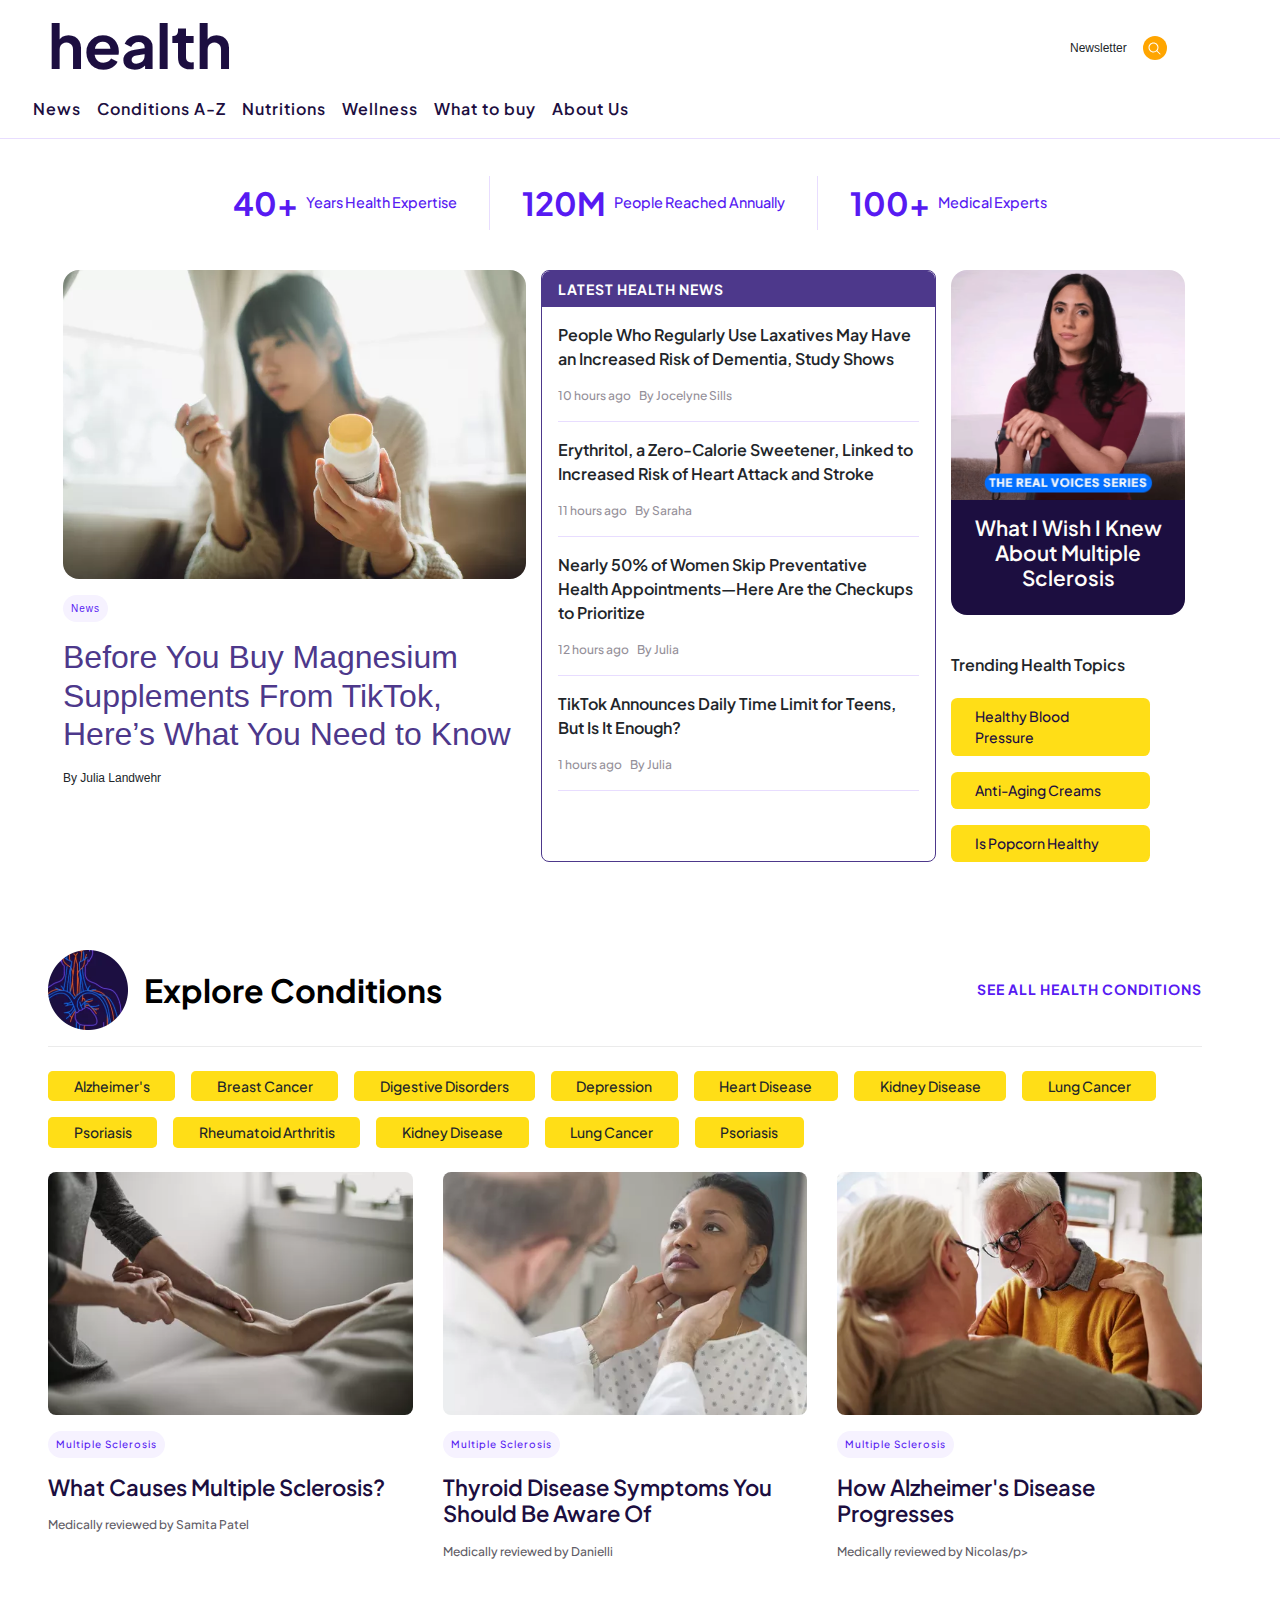
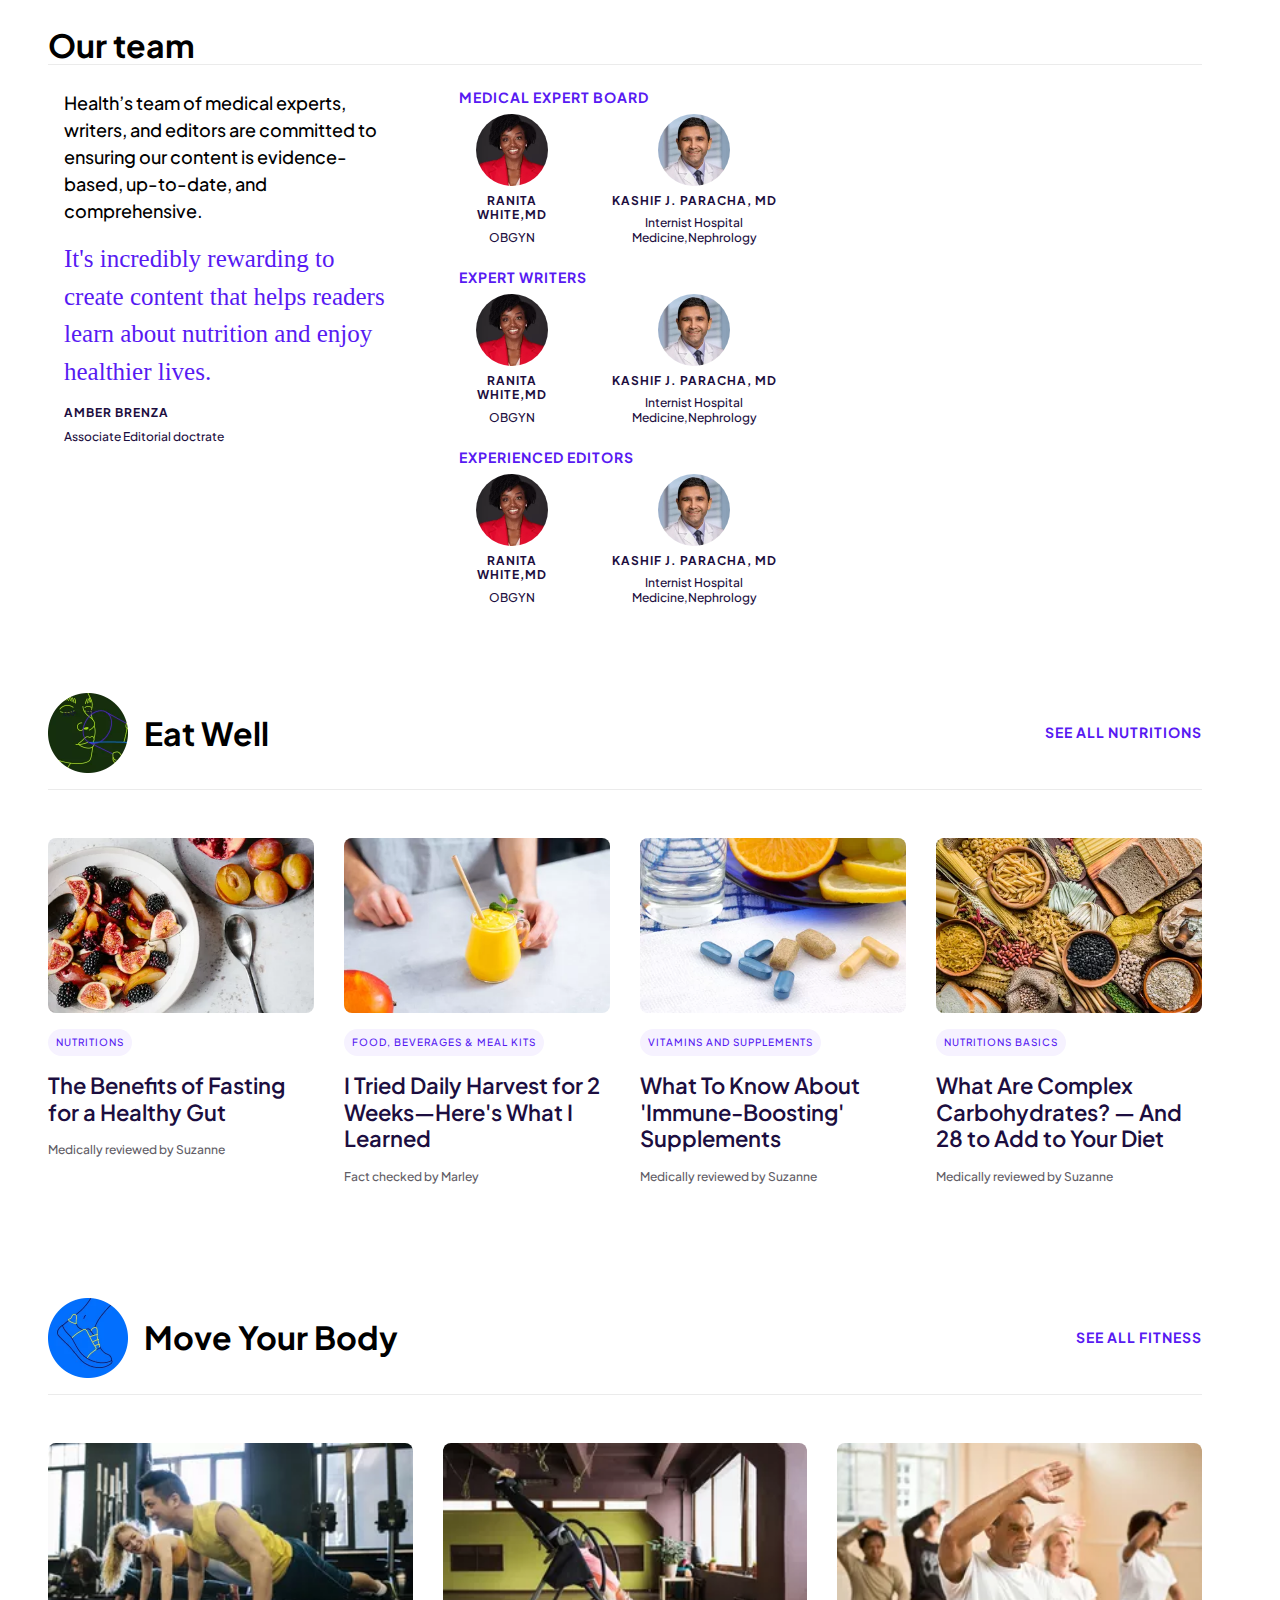
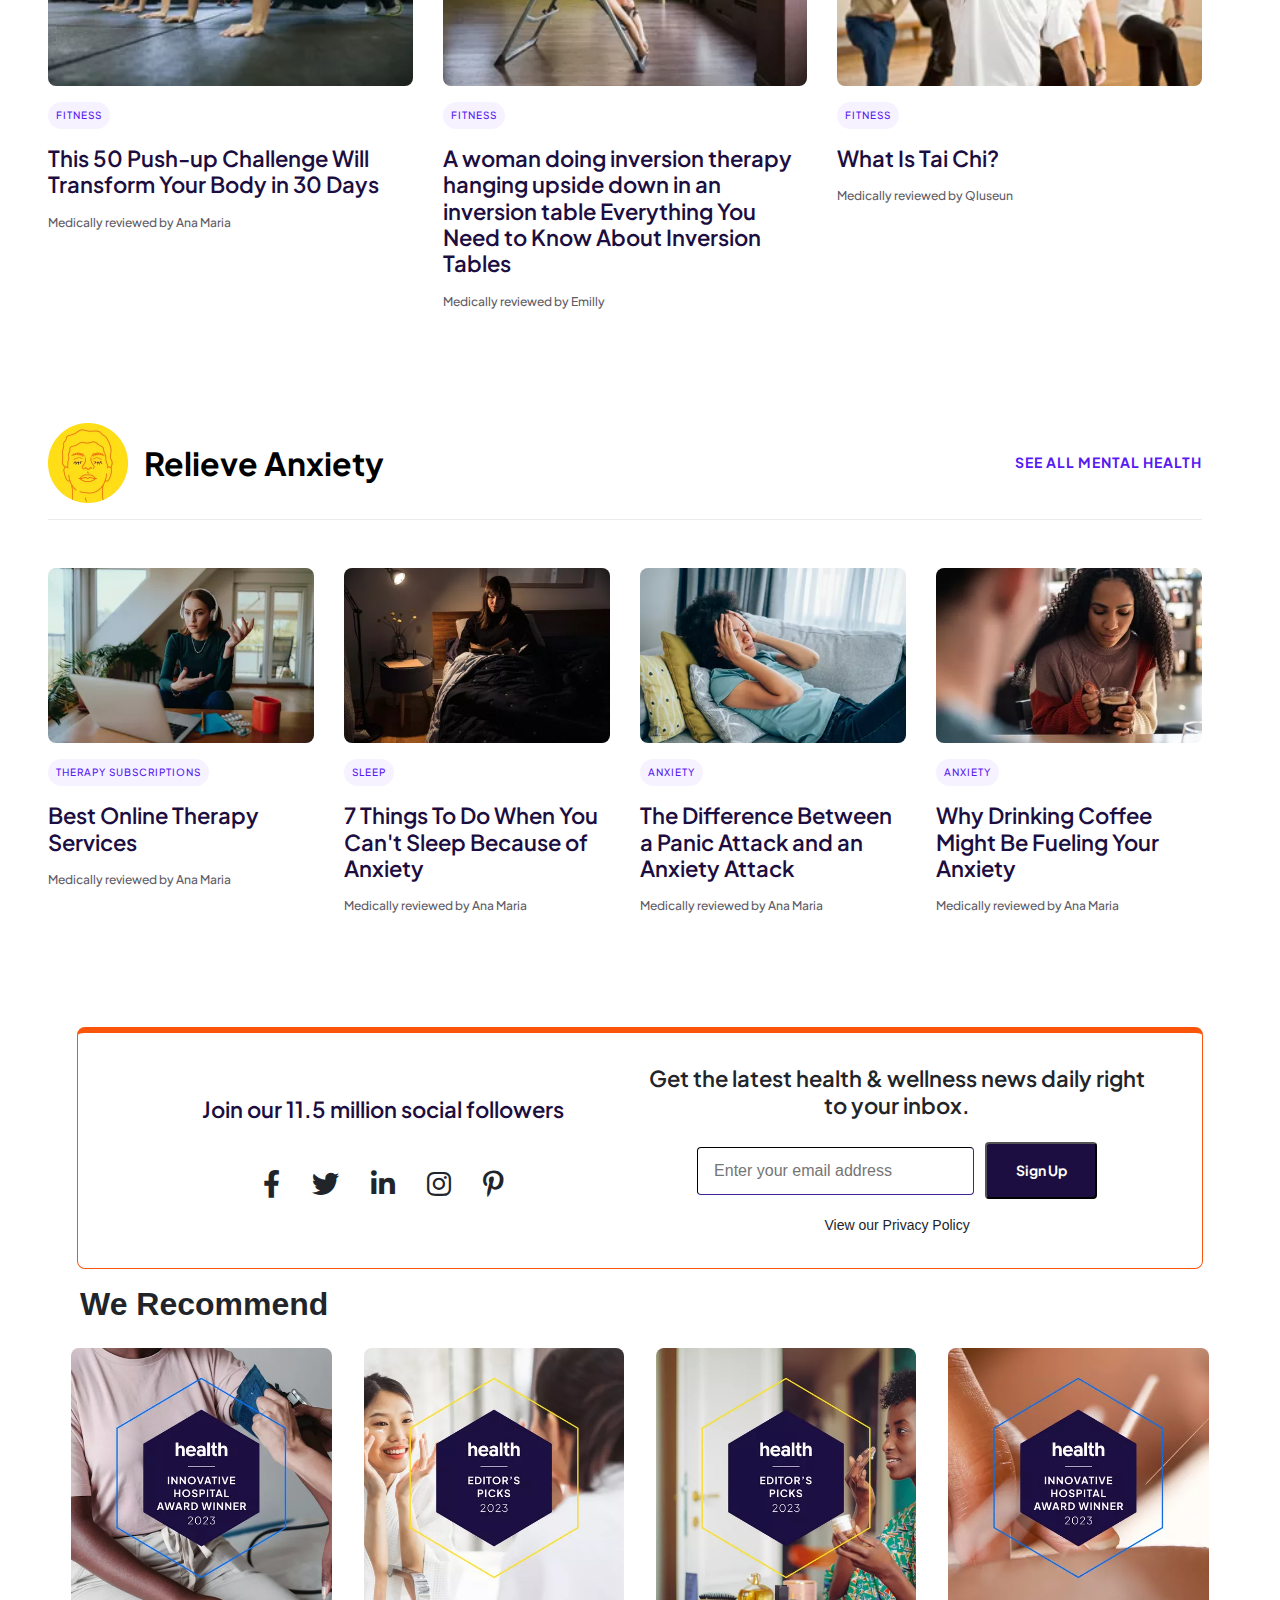
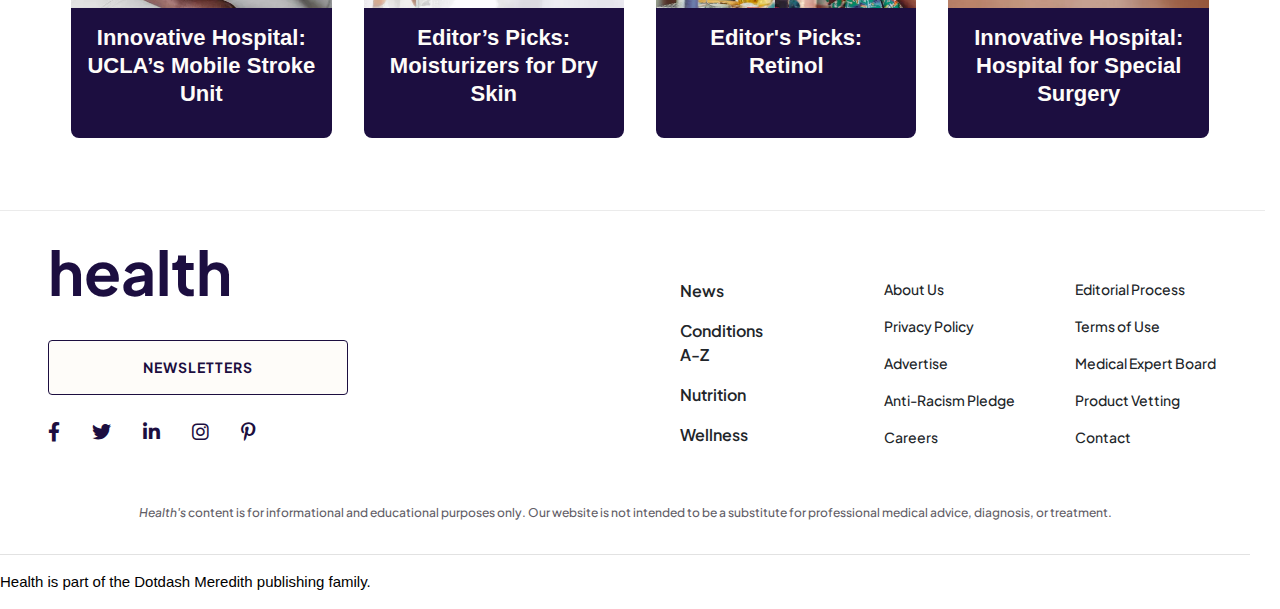
<file: healthWebsite.html>
<!DOCTYPE html>
<html lang="en">
  <head>
    <!-- Required meta tags -->
    <meta charset="utf-8" />
    <meta
      name="viewport"
      content="width=device-width, initial-scale=1, shrink-to-fit=no"
    />
    <!-- ----JQuery--- -->
    <script src="https://ajax.googleapis.com/ajax/libs/jquery/3.6.3/jquery.min.js"></script>

    <script>
      $(document).ready(function () {
        $(".navBar-container-02").hide();
        $(window).scroll(function () {
          if ($(this).scrollTop() > 80) {
            // $(".navbar-head").css({ order: "1" });
            // $(".navbar-newsletter").css({ order: "3" });
            // $(".navbarTabs").css({ col: "7", order: "2" });
            $(".navBar-container-01").hide();
            $(".navBar-container-02").show();
          } else {
            // $(".navbar-head").css({ col: "3", order: "1" });
            // $(".navbar-newsletter").css({ col: "7", order: "2" });
            // $(".navbarTabs").css({ col: "2", order: "3" });
            $(".navBar-container-01").show();
            $(".navBar-container-02").hide();
          }
        });
      });
    </script>

    <!-- Bootstrap CSS -->
    <link
      rel="stylesheet"
      href="https://cdn.jsdelivr.net/npm/bootstrap@4.0.0/dist/css/bootstrap.min.css"
      integrity="sha384-Gn5384xqQ1aoWXA+058RXPxPg6fy4IWvTNh0E263XmFcJlSAwiGgFAW/dAiS6JXm"
      crossorigin="anonymous"
    />
    <link
      href="https://fonts.googleapis.com/css?family=Plus Jakarta Sans"
      rel="stylesheet"
    />
    <link
      rel="stylesheet"
      href="https://cdnjs.cloudflare.com/ajax/libs/font-awesome/6.0.0/css/all.min.css"
    />
    <!-- Custom CSS -->
    <link rel="stylesheet" href="healthWebsite.css" />
    <!-- Icon -->
    <link
      rel="stylesheet"
      href="https://cdnjs.cloudflare.com/ajax/libs/font-awesome/6.0.0/css/all.min.css"
    />

    <title>
      Health: Trusted and Empathetic Health and Wellness Information
    </title>
  </head>
  <body>
    <div class="container-fluid mainContainer">
      <!-- ------------------------------------navbar--------------------------------------------- -->
      <!-- ----------------------------------- navbar 01----------------------------- -->
      <div class="container-fluid navBar-container-01">
        <nav class="navbar navbar-expand-lg px-5">
          <div class="row justify-content-between">
            <div class="navbar-head col-3 order-1">
              <a href="healthWebsite.html"><h1 class="brand">health</h1></a>
            </div>
            <div class="navbar-newsletter col-2 order-2">
              <h1>Newsletter</h1>
              <div class="navbar-search">
                <img src="./assets/search.svg" alt="icon" width="15rem" />
              </div>
            </div>
            <div class="navbarTabs col-12 px-0 order-3">
              <ul class="navbar-nav">
                <li class="nav-item active pl-0">
                  <a href="news.html">News</a>
                </li>
                <li class="nav-item">
                  <a href="news.html">Conditions A-Z</a>
                </li>
                <li class="nav-item">
                  <a href="nutrition.html">Nutritions</a>
                </li>
                <li class="nav-item">
                  <a href="news.html">Wellness</a>
                </li>
                <li class="nav-item">
                  <a href="news.html">What to buy</a>
                </li>
                <li class="nav-item">
                  <a href="aboutus.html ">About Us</a>
                </li>
              </ul>
            </div>
          </div>
        </nav>
      </div>
      <!-- ----------------------------------- navbar 02----------------------------- -->
      <div class="container-fluid navBar-container-02">
        <nav class="navbar navbar-expand-lg px-5">
          <div class="row align-items-center">
            <div class="navbar-head col-lg-3">
              <h1 class="brand">health</h1>
            </div>
            <div class="col-lg-8">
              <ul class="navbar-nav d-flex justify-content-between">
                <li class="nav-item active pl-0">
                  <a href="news.html">News</a>
                </li>
                <li class="nav-item">
                  <a href="news.html ">Conditions A-Z</a>
                </li>
                <li class="nav-item">
                  <a href="nutrition.html">Nutritions</a>
                </li>
                <li class="nav-item"><a href="news.html ">Wellness</a></li>
                <li class="nav-item"><a href="news.html ">What to buy</a></li>
                <li class="nav-item"><a href="aboutus.html ">About Us</a></li>
              </ul>
            </div>
            <div class="navbar-head col-lg-1">
              <div class="navbar-newsletter">
                <h1>Newsletter</h1>
                <div class="navbar-search">
                  <img src="./assets/search.svg" alt="icon" width="15rem" />
                </div>
              </div>
            </div>
          </div>
        </nav>
      </div>

      <!-- ------------------------------------News--------------------------------------------- -->
      <div class="container-fluid newsContainer">
        <div class="row newsRows">
          <div class="mainStats col-12">
            <div class="stats">
              <h1>40+</h1>
              <p>Years Health Expertise</p>
            </div>
            <div class="stats midStats">
              <h1>120M</h1>
              <p>People Reached Annually</p>
            </div>
            <div class="stats">
              <h1>100+</h1>
              <p>Medical Experts</p>
            </div>
          </div>
          <div class="col-lg-5 my-4">
            <div class="headlineNews">
              <img src="./assets/newImage.webp" class="newsImage" alt="news" />
              <div>News</div>
              <h1>
                Before You Buy Magnesium Supplements From TikTok, Here’s What
                You Need to Know
              </h1>
              <p>By Julia Landwehr</p>
            </div>
          </div>
          <div class="latest-news col-lg-4 col-md-7 my-4">
            <div class="latestNewsHead"><h1>LATEST HEALTH NEWS</h1></div>
            <div class="newsList">
              <div class="newsTabs">
                <p>
                  People Who Regularly Use Laxatives May Have an Increased Risk
                  of Dementia, Study Shows
                </p>
                <div class="newsDet">
                  <div class="newsTime">10 hours ago</div>
                  <div class="newsAuthor">By Jocelyne Sills</div>
                </div>
              </div>
              <div class="newsTabs">
                <p>
                  Erythritol, a Zero-Calorie Sweetener, Linked to Increased Risk
                  of Heart Attack and Stroke
                </p>
                <div class="newsDet">
                  <div class="newsTime">11 hours ago</div>
                  <div class="newsAuthor">By Saraha</div>
                </div>
              </div>
              <div class="newsTabs">
                <p>
                  Nearly 50% of Women Skip Preventative Health Appointments—Here
                  Are the Checkups to Prioritize
                </p>
                <div class="newsDet">
                  <div class="newsTime">12 hours ago</div>
                  <div class="newsAuthor">By Julia</div>
                </div>
              </div>
              <div class="newsTabs">
                <p>
                  TikTok Announces Daily Time Limit for Teens, But Is It Enough?
                </p>
                <div class="newsDet">
                  <div class="newsTime">1 hours ago</div>
                  <div class="newsAuthor">By Julia</div>
                </div>
              </div>
            </div>
          </div>
          <div class="trendingTopics col-lg-3 col-md-5 my-4">
            <div class="topics">
              <div class="advertise">
                <img src="./assets/ad-profile.PNG" />

                <h1>What I Wish I Knew About Multiple Sclerosis</h1>
              </div>
              <div class="trend">
                <h1>Trending Health Topics</h1>
                <p>Healthy Blood Pressure</p>
                <p>Anti-Aging Creams</p>
                <p>Is Popcorn Healthy</p>
              </div>
            </div>
          </div>
        </div>
      </div>
      <!-- -----------------------Explore Conditions---------------------------- -->
      <div class="container-fluid exploreContainer">
        <div class="row">
          <div class="col-12">
            <div class="conditionsHead">
              <div class="conditionTitle">
                <img
                  src="./assets/condition.webp"
                  alt="Picture"
                  width="80rem"
                />
                <h1>Explore Conditions</h1>
              </div>
              <p>SEE ALL HEALTH CONDITIONS</p>
            </div>
          </div>
          <div class="py-4 col-12">
            <div class="btnContainer">
              <div class="conditionsBtn">Alzheimer's</div>
              <div class="conditionsBtn">Breast Cancer</div>
              <div class="conditionsBtn">Digestive Disorders</div>
              <div class="conditionsBtn">Depression</div>
              <div class="conditionsBtn">Heart Disease</div>
              <div class="conditionsBtn">Kidney Disease</div>
              <div class="conditionsBtn">Lung Cancer</div>
              <div class="conditionsBtn">Psoriasis</div>
              <div class="conditionsBtn">Rheumatoid Arthritis</div>
              <div class="conditionsBtn">Kidney Disease</div>
              <div class="conditionsBtn">Lung Cancer</div>
              <div class="conditionsBtn">Psoriasis</div>
            </div>
          </div>
          <div class="col-md-4">
            <div class="conditionList">
              <img src="./assets/condition01.webp" alt="Picture" />
              <div>Multiple Sclerosis</div>
              <h1>What Causes Multiple Sclerosis?</h1>
              <p>Medically reviewed by Samita Patel</p>
            </div>
          </div>
          <div class="col-md-4">
            <div class="conditionList">
              <img src="./assets/condition02.webp" alt="Picture" />
              <div>Multiple Sclerosis</div>
              <h1>Thyroid Disease Symptoms You Should Be Aware Of</h1>
              <p>Medically reviewed by Danielli</p>
            </div>
          </div>
          <div class="col-md-4">
            <div class="conditionList">
              <img src="./assets/condition03.webp" alt="Picture" />
              <div>Multiple Sclerosis</div>
              <h1>How Alzheimer's Disease Progresses</h1>
              <p>Medically reviewed by Nicolas/p></p>
            </div>
          </div>
          <div class="col-4"></div>
          <div class="col-4"></div>
        </div>
      </div>
      <!-- --------------------------Our Team-------------------------------- -->
      <div class="container-fluid teamContainer">
        <div class="row">
          <div class="col-12">
            <div class="teamHead">
              <h1>Our team</h1>
            </div>
          </div>
          <div class="my-4 col-lg-4 col-md-6">
            <div class="teamComments px-3">
              <p class="commentsHead">
                Health’s team of medical experts, writers, and editors are
                committed to ensuring our content is evidence-based, up-to-date,
                and comprehensive.
              </p>
              <p class="comments">
                It's incredibly rewarding to create content that helps readers
                learn about nutrition and enjoy healthier lives.
              </p>
              <div class="memberDet">
                <h1>Amber brenza</h1>
                <p>Associate Editorial doctrate</p>
              </div>
            </div>
          </div>
          <div class="col-lg-4 col-md-6">
            <div class="members px-3">
              <div class="teamDetail my-4">
                <h1 class="memberDept">Medical Expert Board</h1>
                <div class="memberContainer">
                  <div class="memberInfo">
                    <img src="./assets/renita.webp" alt="Profile" />
                    <h1>Ranita White,MD</h1>
                    <h2>OBGYN</h2>
                  </div>
                  <div class="memberInfo">
                    <img src="./assets/kashif.webp" alt="Profile" />
                    <h1>kashif J. Paracha, MD</h1>
                    <h2>Internist Hospital Medicine,Nephrology</h2>
                  </div>
                </div>
              </div>
              <div class="teamDetail my-4">
                <h1 class="memberDept">Expert Writers</h1>
                <div class="memberContainer">
                  <div class="memberInfo">
                    <img src="./assets/renita.webp" alt="Profile" />
                    <h1>Ranita White,MD</h1>
                    <h2>OBGYN</h2>
                  </div>
                  <div class="memberInfo">
                    <img src="./assets/kashif.webp" alt="Profile" />
                    <h1>kashif J. Paracha, MD</h1>
                    <h2>Internist Hospital Medicine,Nephrology</h2>
                  </div>
                </div>
              </div>
              <div class="teamDetail my-4">
                <h1 class="memberDept">Experienced Editors</h1>
                <div class="memberContainer">
                  <div class="memberInfo">
                    <img src="./assets/renita.webp" alt="Profile" />
                    <h1>Ranita White,MD</h1>
                    <h2>OBGYN</h2>
                  </div>
                  <div class="memberInfo">
                    <img src="./assets/kashif.webp" alt="Profile" />
                    <h1>kashif J. Paracha, MD</h1>
                    <h2>Internist Hospital Medicine,Nephrology</h2>
                  </div>
                </div>
              </div>
            </div>
          </div>
          <div class="col-lg-4 col-md-12"></div>
        </div>
      </div>
      <!-- -------------------------------Eat Well----------------------------  -->
      <div class="container-fluid eatContainer">
        <div class="row">
          <div class="col-12">
            <div class="eatHead">
              <div class="eatTitle">
                <img
                  src="./assets/Nutrition.webp"
                  alt="Picture"
                  width="80rem"
                />
                <h1>Eat Well</h1>
              </div>
              <p>SEE ALL NUTRITIONS</p>
            </div>
          </div>
          <div class="col-md-3 col-sm-6 my-5">
            <div class="headList">
              <img src="./assets/eatWell01.webp" alt="Picture" />
              <div>NUTRITIONS</div>
              <h1>The Benefits of Fasting for a Healthy Gut</h1>
              <p>Medically reviewed by Suzanne</p>
            </div>
          </div>
          <div class="col-md-3 col-sm-6 my-5">
            <div class="headList">
              <img src="./assets/eatWell02.webp" alt="Picture" />
              <div>FOOD, BEVERAGES & MEAL KITS</div>
              <h1>I Tried Daily Harvest for 2 Weeks—Here's What I Learned</h1>
              <p>Fact checked by Marley</p>
            </div>
          </div>
          <div class="col-md-3 col-sm-6 my-5">
            <div class="headList">
              <img src="./assets/eatWell03.webp" alt="Picture" />
              <div>VITAMINS AND SUPPLEMENTS</div>
              <h1>What To Know About 'Immune-Boosting' Supplements</h1>
              <p>Medically reviewed by Suzanne</p>
            </div>
          </div>
          <div class="col-md-3 col-sm-6 my-5">
            <div class="headList">
              <img src="./assets/eatWell04.webp" alt="Picture" />
              <div>NUTRITIONS BASICS</div>
              <h1>
                What Are Complex Carbohydrates? — And 28 to Add to Your Diet
              </h1>
              <p>Medically reviewed by Suzanne</p>
            </div>
          </div>
        </div>
      </div>
      <!-- ----------------------Move your body----------------------------- -->
      <div class="container-fluid excerciseContainer">
        <div class="row">
          <div class="col-12">
            <div class="excerciseHead">
              <div class="excerciseTitle">
                <img
                  src="./assets/excercise.webp"
                  alt="Picture"
                  width="80rem"
                />
                <h1>Move Your Body</h1>
              </div>
              <p>SEE ALL FITNESS</p>
            </div>
          </div>
          <div class="col-md-4 my-5">
            <div class="headList">
              <img src="./assets/excercise01.webp" alt="Picture" />
              <div>FITNESS</div>
              <h1>
                This 50 Push-up Challenge Will Transform Your Body in 30 Days
              </h1>
              <p>Medically reviewed by Ana Maria</p>
            </div>
          </div>
          <div class="col-md-4 my-5">
            <div class="headList">
              <img src="./assets/excercise03.webp" alt="Picture" />
              <div>FITNESS</div>
              <h1>
                A woman doing inversion therapy hanging upside down in an
                inversion table Everything You Need to Know About Inversion
                Tables
              </h1>
              <p>Medically reviewed by Emilly</p>
            </div>
          </div>
          <div class="col-md-4 my-5">
            <div class="headList">
              <img src="./assets/excercise02.webp" alt="Picture" />
              <div>FITNESS</div>
              <h1>What Is Tai Chi?</h1>
              <p>Medically reviewed by Qluseun</p>
            </div>
          </div>
        </div>
      </div>
      <!-- ------------------------------------Anxiety-------------------------------- -->
      <div class="container-fluid anxietyContainer">
        <div class="row">
          <div class="col-12">
            <div class="anxietyHead">
              <div class="anxietyTitle">
                <img src="./assets/anxiety.webp" alt="Picture" width="80rem" />
                <h1>Relieve Anxiety</h1>
              </div>
              <p>SEE ALL MENTAL HEALTH</p>
            </div>
          </div>
          <div class="col-md-3 col-sm-6 my-5">
            <div class="headList">
              <img src="./assets/anxiety01.webp" alt="Picture" />
              <div>THERAPY SUBSCRIPTIONS</div>
              <h1>Best Online Therapy Services</h1>
              <p>Medically reviewed by Ana Maria</p>
            </div>
          </div>
          <div class="col-md-3 col-sm-6 my-5">
            <div class="headList">
              <img src="./assets/anxiety02.webp" alt="Picture" />
              <div>SLEEP</div>
              <h1>7 Things To Do When You Can't Sleep Because of Anxiety</h1>
              <p>Medically reviewed by Ana Maria</p>
            </div>
          </div>
          <div class="col-md-3 col-sm-6 my-5">
            <div class="headList">
              <img src="./assets/anxiety03.webp" alt="Picture" />
              <div>ANXIETY</div>
              <h1>
                The Difference Between a Panic Attack and an Anxiety Attack
              </h1>
              <p>Medically reviewed by Ana Maria</p>
            </div>
          </div>
          <div class="col-md-3 col-sm-6 my-5">
            <div class="headList">
              <img src="./assets/anxiety04.webp" alt="Picture" />
              <div>ANXIETY</div>
              <h1>Why Drinking Coffee Might Be Fueling Your Anxiety</h1>
              <p>Medically reviewed by Ana Maria</p>
            </div>
          </div>
        </div>
      </div>
      <!-- ------------ ---------Sign Up---------------------------- -->
      <div class="container-fluid signupContainer">
        <div class="signUpcontact">
          <h1>Join our 11.5 million social followers</h1>
          <div class="contactIcons">
            <i class="fa-brands fa-facebook-f"></i>
            <i class="fa-brands fa-twitter"></i>
            <i class="fa-brands fa-linkedin-in"></i>
            <i class="fa-brands fa-instagram"></i>
            <i class="fa-brands fa-pinterest-p"></i>
          </div>
        </div>
        <div class="signUp">
          <h1>
            Get the latest health & wellness news daily right to your inbox.
          </h1>
          <div class="signUpEmail">
            <input
              type="text"
              class="inputEmail"
              placeholder="Enter your email address"
            />
            <input type="button" class="inputBtn" value="Sign Up" />
          </div>
          <p>View our Privacy Policy</p>
        </div>
      </div>
      <!-- ------------ ---------Recommendation---------------------------- -->
      <div class="container-fluid recommendContainer d-flex flex-column">
        <h1>We Recommend</h1>
        <div class="d-flex cardContainer">
          <div class="recommendCard">
            <img src="./assets/recommendation01.webp" alt="" />
            <h1>Innovative Hospital: UCLA’s Mobile Stroke Unit</h1>
          </div>
          <div class="recommendCard">
            <img src="./assets/recommendation02.webp" alt="" />
            <h1>Editor’s Picks: Moisturizers for Dry Skin</h1>
          </div>
          <div class="recommendCard">
            <img src="./assets/recommendation03.webp" alt="" />
            <h1>Editor's Picks: Retinol</h1>
          </div>
          <div class="recommendCard">
            <img src="./assets/recommendation04.webp" alt="" />
            <h1>Innovative Hospital: Hospital for Special Surgery</h1>
          </div>
        </div>
      </div>

      <!-- ---------------------------Footer-------------------------------- -->
      <div class="container-fluid">
        <div class="footer row">
          <div class="contact col-md-6">
            <div class="contactDet">
              <h1 class="brand">health</h1>
              <input class="newsBtn" value="NEWSLETTERS" />
              <div class="footerIcons">
                <div class="navIcon">
                  <i class="fa-brands fa-facebook-f"></i>
                </div>
                <div class="navIcon">
                  <i class="fa-brands fa-twitter"></i>
                </div>
                <div class="navIcon">
                  <i class="fa-brands fa-linkedin-in"></i>
                </div>
                <div class="navIcon">
                  <i class="fa-brands fa-instagram"></i>
                </div>
                <div class="navIcon">
                  <i class="fa-brands fa-pinterest-p"></i>
                </div>
              </div>
            </div>
          </div>
          <div class="footerlinks col-md-6">
            <div class="links">
              <ul class="linksHead1">
                <li>News</li>
                <li>Conditions A-Z</li>
                <li>Nutrition</li>
                <li>Wellness</li>
              </ul>
              <ul class="row linksHead2">
                <li class="col-sm-6">About Us</li>
                <li class="col-sm-6">Editorial Process</li>
                <li class="col-sm-6">Privacy Policy</li>
                <li class="col-sm-6">Terms of Use</li>
                <li class="col-sm-6">Advertise</li>
                <li class="col-sm-6">Medical Expert Board</li>
                <li class="col-sm-6">Anti-Racism Pledge</li>
                <li class="col-sm-6">Product Vetting</li>
                <li class="col-sm-6">Careers</li>
                <li class="col-sm-6">Contact</li>
              </ul>
            </div>
          </div>
          <div class="note col-12">
            <p class="noteDet">
              <i>Health's</i> content is for informational and educational
              purposes only. Our website is not intended to be a substitute for
              professional medical advice, diagnosis, or treatment.
            </p>
          </div>
          <div class="copyright col-12">
            <p class="copyrightDet">
              Health is part of the Dotdash Meredith publishing family.
            </p>
          </div>
        </div>
      </div>
    </div>
  </body>
</html>
</file>
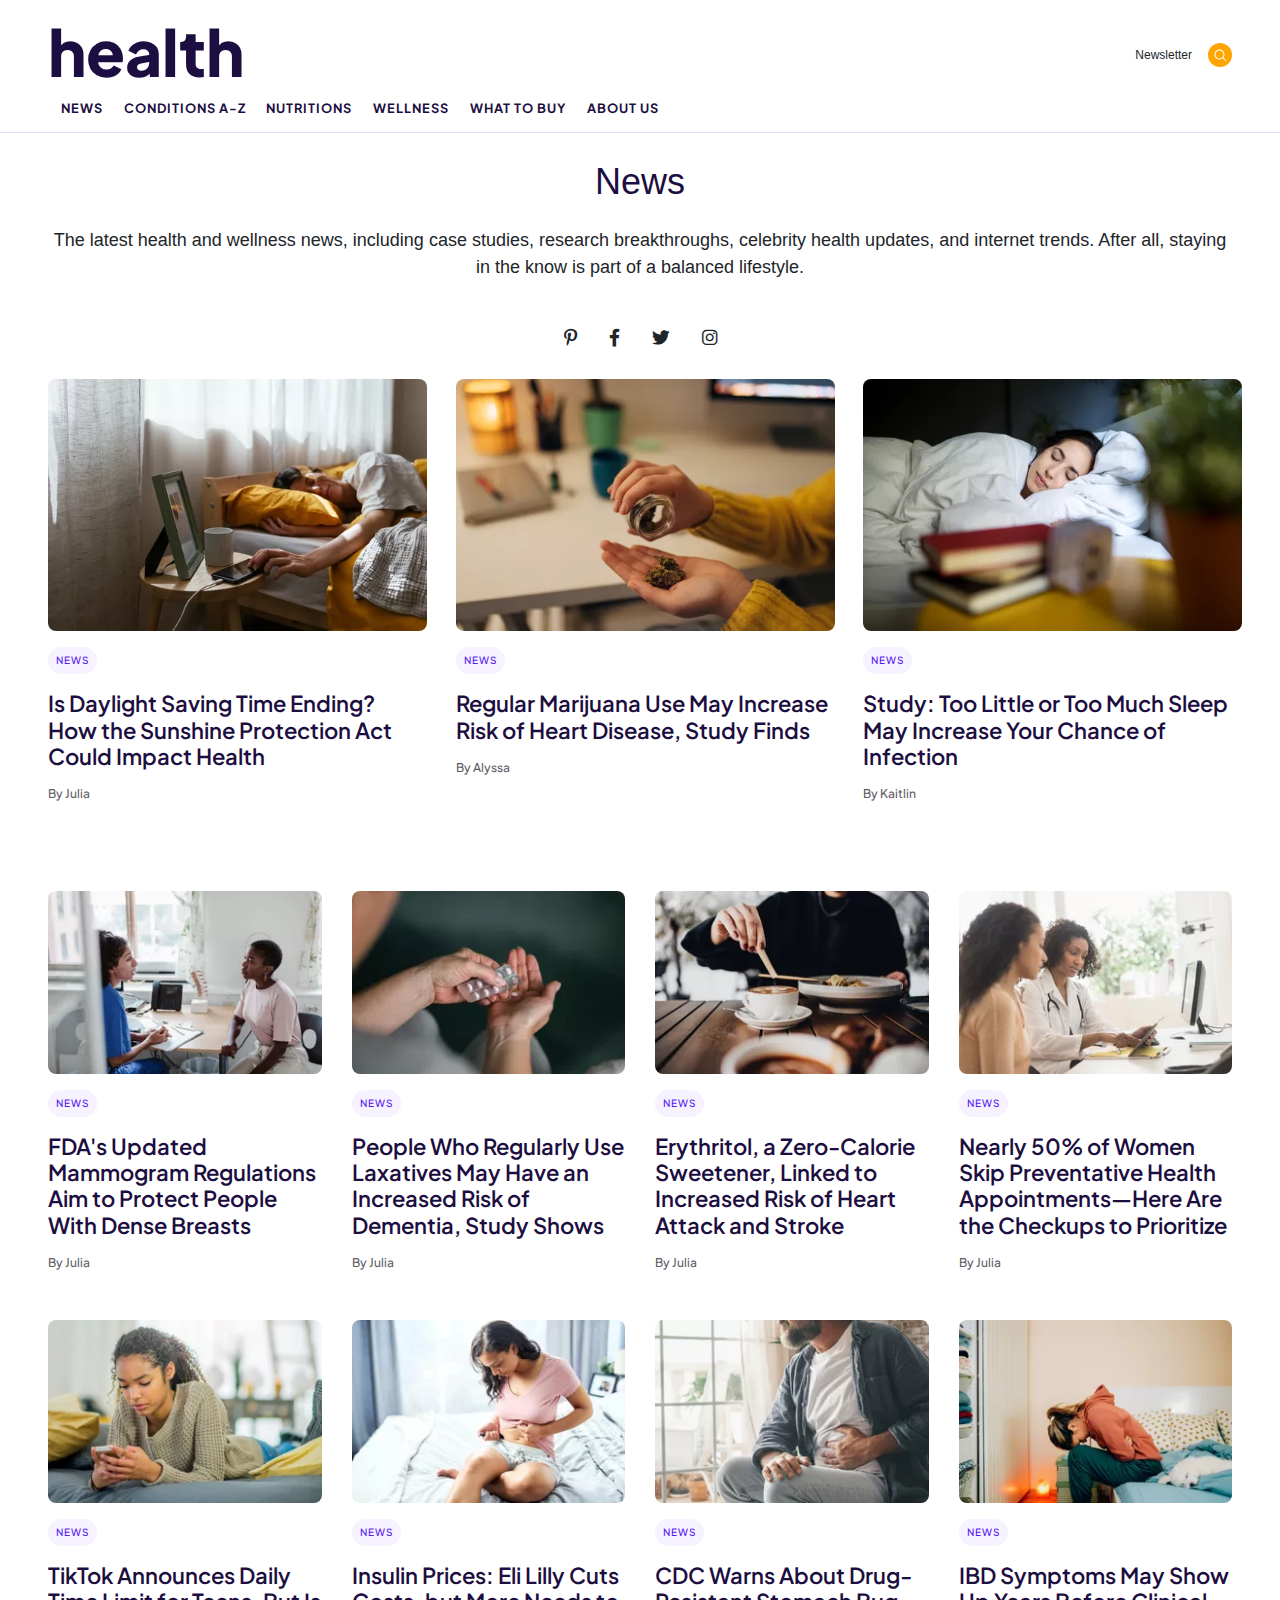
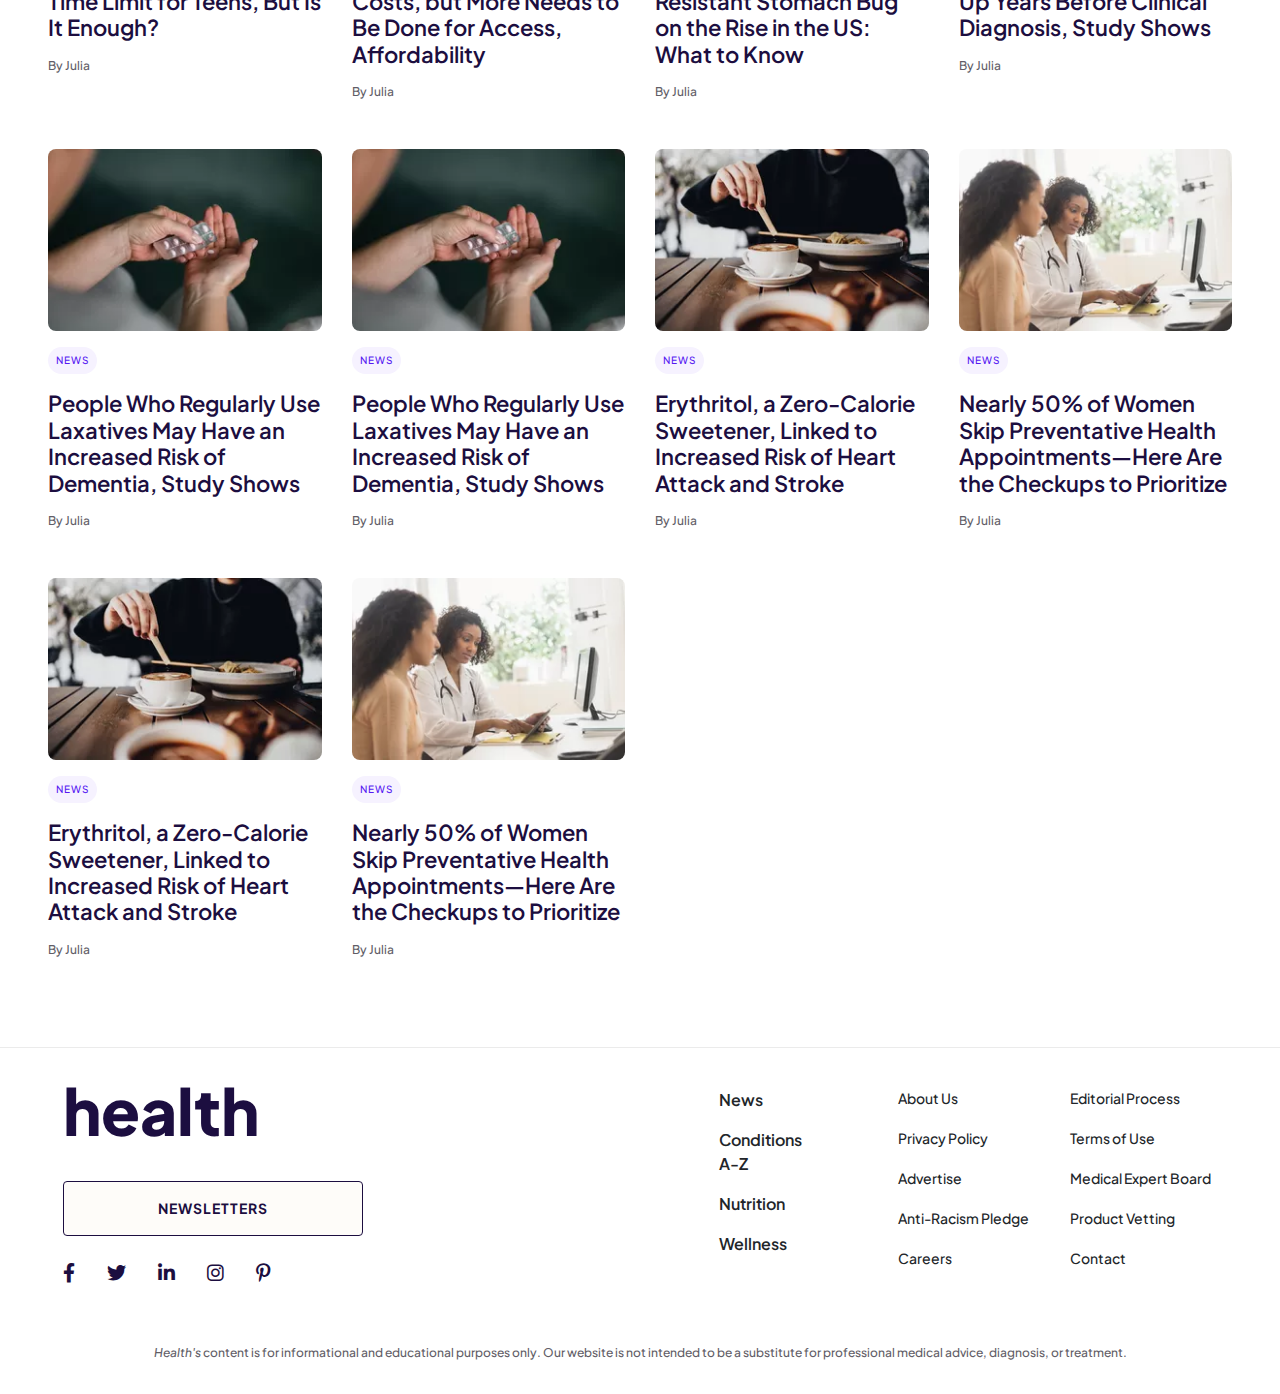
<file: news.html>
<!DOCTYPE html>
<html lang="en">
  <head>
    <meta charset="UTF-8" />
    <meta http-equiv="X-UA-Compatible" content="IE=edge" />
    <meta name="viewport" content="width=device-width, initial-scale=1.0" />
    <!-- Bootstrap CSS -->
    <link
      rel="stylesheet"
      href="https://cdn.jsdelivr.net/npm/bootstrap@4.0.0/dist/css/bootstrap.min.css"
      integrity="sha384-Gn5384xqQ1aoWXA+058RXPxPg6fy4IWvTNh0E263XmFcJlSAwiGgFAW/dAiS6JXm"
      crossorigin="anonymous"
    />
    <!-- Font Family -->
    <link
      href="https://fonts.googleapis.com/css?family=Plus Jakarta Sans"
      rel="stylesheet"
    />
    <!-- Font Awesome -->
    <link
      rel="stylesheet"
      href="https://cdnjs.cloudflare.com/ajax/libs/font-awesome/6.0.0/css/all.min.css"
    />
    <!-- Icon -->
    <link
      rel="stylesheet"
      href="https://cdnjs.cloudflare.com/ajax/libs/font-awesome/6.0.0/css/all.min.css"
    />
    <!-- Custom CSS -->
    <link rel="stylesheet" href="./css/local css/news.css" />
    <link rel="icon" type="image/x-icon" href="./assets/favicon.png" />

    <title>News Resource Hub</title>
  </head>
  <body>
    <div class="container-fluid mainContainer">
      <!-- ------------------------------------navbar--------------------------------------------- -->
      <nav class="navbar navbar-expand-lg navBar-container px-md-5">
        <a class="navbar-brand" href="index.html"
          ><h1 class="brand">health</h1></a
        >
        <button
          class="navbar-toggler menuBtn"
          type="button"
          data-toggle="collapse"
          data-target="#navbarSupportedContent"
          aria-controls="navbarSupportedContent"
          aria-expanded="false"
          aria-label="Toggle navigation"
        >
          <span class="navbar-toggler-icon menuIcon">
            <i class="fa-solid fa-bars"></i>
          </span>
        </button>
        <div
          class="collapse navbar-collapse navbar-tabs-wrapper"
          id="navbarSupportedContent"
        >
          <ul class="navbar-nav navbar-tabs">
            <li class="nav-item active">
              <a href="news.html">NEWS</a>
            </li>
            <li class="nav-item">
              <a href="#">CONDITIONS A-Z</a>
            </li>
            <li class="nav-item">
              <a href="nutrition.html">NUTRITIONS</a>
            </li>
            <li class="nav-item">
              <a href="wellness.html">WELLNESS</a>
            </li>
            <li class="nav-item">
              <a href="#">WHAT TO BUY</a>
            </li>
            <li class="nav-item">
              <a href="aboutus.html ">ABOUT US</a>
            </li>
          </ul>
        </div>
        <div class="navbar-newsletter">
          <h1>Newsletter</h1>
          <div class="navbar-search">
            <img src="./assets/search.svg" alt="icon" width="15rem" />
          </div>
        </div>
      </nav>
      <!-- -----------------------------NewsBody--------------------------------- -->

      <div class="container-fluid newsBodyContainer">
        <div class="newsBodyHead">
          <h1>News</h1>
          <p>
            The latest health and wellness news, including case studies,
            research breakthroughs, celebrity health updates, and internet
            trends. After all, staying in the know is part of a balanced
            lifestyle.
          </p>
          <div class="contactIcons">
            <i class="fa-brands fa-pinterest-p"></i>
            <i class="fa-brands fa-facebook-f"></i>
            <i class="fa-brands fa-twitter"></i>
            <i class="fa-brands fa-instagram"></i>
          </div>
        </div>
        <div class="newsBodyCards">
          <div class="newsBodyList">
            <img src="./assets/new01.webp" alt="Picture" />
            <div>NEWS</div>
            <h1>
              Is Daylight Saving Time Ending? How the Sunshine Protection Act
              Could Impact Health
            </h1>
            <p>By Julia</p>
          </div>
          <div class="newsBodyList">
            <img src="./assets/new02.webp" alt="Picture" />
            <div>NEWS</div>
            <h1>
              Regular Marijuana Use May Increase Risk of Heart Disease, Study
              Finds
            </h1>
            <p>By Alyssa</p>
          </div>
          <div class="newsBodyList">
            <img src="./assets/new03.webp" alt="Picture" />
            <div>NEWS</div>
            <h1>
              Study: Too Little or Too Much Sleep May Increase Your Chance of
              Infection
            </h1>
            <p>By Kaitlin</p>
          </div>
        </div>
      </div>
      <!-- ------------------------news cards-------------------------- -->
      <div class="container-fluid newsCardsContainer">
        <div class="row">
          <div class="col-lg-3 col-md-4 my-4">
            <div class="newsCard">
              <img src="./assets/news01.webp" alt="Picture" />
              <div class="newsCardContent">
                <div class="contentHead" class="contentHead">NEWS</div>
                <h1>
                  FDA's Updated Mammogram Regulations Aim to Protect People With
                  Dense Breasts
                </h1>
                <p>By Julia</p>
              </div>
            </div>
          </div>
          <div class="col-lg-3 col-md-4 my-4">
            <div class="newsCard">
              <img src="./assets/news02.webp" alt="Picture" />
              <div class="newsCardContent">
                <div class="contentHead">NEWS</div>
                <h1>
                  People Who Regularly Use Laxatives May Have an Increased Risk
                  of Dementia, Study Shows
                </h1>
                <p>By Julia</p>
              </div>
            </div>
          </div>
          <div class="col-lg-3 col-md-4 my-4">
            <div class="newsCard">
              <img src="./assets/news03.webp" alt="Picture" />
              <div class="newsCardContent">
                <div class="contentHead">NEWS</div>
                <h1>
                  Erythritol, a Zero-Calorie Sweetener, Linked to Increased Risk
                  of Heart Attack and Stroke
                </h1>
                <p>By Julia</p>
              </div>
            </div>
          </div>
          <div class="col-lg-3 col-md-4 my-4">
            <div class="newsCard">
              <img src="./assets/news04.webp" alt="Picture" />
              <div class="newsCardContent">
                <div class="contentHead">NEWS</div>
                <h1>
                  Nearly 50% of Women Skip Preventative Health Appointments—Here
                  Are the Checkups to Prioritize
                </h1>
                <p>By Julia</p>
              </div>
            </div>
          </div>
          <div class="col-lg-3 col-md-4 my-4">
            <div class="newsCard">
              <img src="./assets/news05.webp" alt="Picture" />
              <div class="newsCardContent">
                <div class="contentHead">NEWS</div>
                <h1>
                  TikTok Announces Daily Time Limit for Teens, But Is It Enough?
                </h1>
                <p>By Julia</p>
              </div>
            </div>
          </div>
          <div class="col-lg-3 col-md-4 my-4">
            <div class="newsCard">
              <img src="./assets/news06.webp" alt="Picture" />
              <div class="newsCardContent">
                <div class="contentHead">NEWS</div>
                <h1>
                  Insulin Prices: Eli Lilly Cuts Costs, but More Needs to Be
                  Done for Access, Affordability
                </h1>
                <p>By Julia</p>
              </div>
            </div>
          </div>
          <div class="col-lg-3 col-md-4 my-4">
            <div class="newsCard">
              <img src="./assets/news07.webp" alt="Picture" />
              <div class="newsCardContent">
                <div class="contentHead">NEWS</div>
                <h1>
                  CDC Warns About Drug-Resistant Stomach Bug on the Rise in the
                  US: What to Know
                </h1>
                <p>By Julia</p>
              </div>
            </div>
          </div>
          <div class="col-lg-3 col-md-4 my-4">
            <div class="newsCard">
              <img src="./assets/news08.webp" alt="Picture" />
              <div class="newsCardContent">
                <div class="contentHead">NEWS</div>
                <h1>
                  IBD Symptoms May Show Up Years Before Clinical Diagnosis,
                  Study Shows
                </h1>
                <p>By Julia</p>
              </div>
            </div>
          </div>
          <div class="col-lg-3 col-md-4 my-4">
            <div class="newsCard">
              <img src="./assets/news02.webp" alt="Picture" />
              <div class="newsCardContent">
                <div class="contentHead">NEWS</div>
                <h1>
                  People Who Regularly Use Laxatives May Have an Increased Risk
                  of Dementia, Study Shows
                </h1>
                <p>By Julia</p>
              </div>
            </div>
          </div>
          <div class="col-lg-3 col-md-4 my-4">
            <div class="newsCard">
              <img src="./assets/news02.webp" alt="Picture" />
              <div class="newsCardContent">
                <div class="contentHead">NEWS</div>
                <h1>
                  People Who Regularly Use Laxatives May Have an Increased Risk
                  of Dementia, Study Shows
                </h1>
                <p>By Julia</p>
              </div>
            </div>
          </div>
          <div class="col-lg-3 col-md-4 my-4">
            <div class="newsCard">
              <img src="./assets/news03.webp" alt="Picture" />
              <div class="newsCardContent">
                <div class="contentHead">NEWS</div>
                <h1>
                  Erythritol, a Zero-Calorie Sweetener, Linked to Increased Risk
                  of Heart Attack and Stroke
                </h1>
                <p>By Julia</p>
              </div>
            </div>
          </div>
          <div class="col-lg-3 col-md-4 my-4">
            <div class="newsCard">
              <img src="./assets/news04.webp" alt="Picture" />
              <div class="newsCardContent">
                <div class="contentHead">NEWS</div>
                <h1>
                  Nearly 50% of Women Skip Preventative Health Appointments—Here
                  Are the Checkups to Prioritize
                </h1>
                <p>By Julia</p>
              </div>
            </div>
          </div>
          <div class="col-lg-3 col-md-4 my-4">
            <div class="newsCard">
              <img src="./assets/news03.webp" alt="Picture" />
              <div class="newsCardContent">
                <div class="contentHead">NEWS</div>
                <h1>
                  Erythritol, a Zero-Calorie Sweetener, Linked to Increased Risk
                  of Heart Attack and Stroke
                </h1>
                <p>By Julia</p>
              </div>
            </div>
          </div>
          <div class="col-lg-3 col-md-4 my-4">
            <div class="newsCard">
              <img src="./assets/news04.webp" alt="Picture" />
              <div class="newsCardContent">
                <div class="contentHead">NEWS</div>
                <h1>
                  Nearly 50% of Women Skip Preventative Health Appointments—Here
                  Are the Checkups to Prioritize
                </h1>
                <p>By Julia</p>
              </div>
            </div>
          </div>
        </div>
      </div>
      <!-- ---------------------Footer------------------------ -->
      <div class="container-fluid footerContainer">
        <div class="footer row">
          <div class="contact col-lg-6">
            <div class="contactDet">
              <h1 class="footer-brand">health</h1>
              <button class="newsBtn">NEWSLETTERS</button>
              <div class="footerIcons">
                <div class="navIcon">
                  <i class="fa-brands fa-facebook-f"></i>
                </div>
                <div class="navIcon">
                  <i class="fa-brands fa-twitter"></i>
                </div>
                <div class="navIcon">
                  <i class="fa-brands fa-linkedin-in"></i>
                </div>
                <div class="navIcon">
                  <i class="fa-brands fa-instagram"></i>
                </div>
                <div class="navIcon">
                  <i class="fa-brands fa-pinterest-p"></i>
                </div>
              </div>
            </div>
          </div>
          <div class="col-lg-6">
            <div class="footerlinks px-4">
              <div class="links">
                <ul class="linksHead1">
                  <li>News</li>
                  <li>Conditions A-Z</li>
                  <li>Nutrition</li>
                  <li>Wellness</li>
                </ul>
                <ul class="row linksHead2">
                  <li class="col-sm-6">About Us</li>
                  <li class="col-sm-6">Editorial Process</li>
                  <li class="col-sm-6">Privacy Policy</li>
                  <li class="col-sm-6">Terms of Use</li>
                  <li class="col-sm-6">Advertise</li>
                  <li class="col-sm-6">Medical Expert Board</li>
                  <li class="col-sm-6">Anti-Racism Pledge</li>
                  <li class="col-sm-6">Product Vetting</li>
                  <li class="col-sm-6">Careers</li>
                  <li class="col-sm-6">Contact</li>
                </ul>
              </div>
            </div>
          </div>
          <div class="note col-12">
            <p class="noteDet">
              <i>Health's</i> content is for informational and educational
              purposes only. Our website is not intended to be a substitute for
              professional medical advice, diagnosis, or treatment.
            </p>
          </div>
        </div>
      </div>
    </div>
    <!-- ----------------------JQuery--------------------------- -->
    <script
      src="https://code.jquery.com/jquery-3.2.1.slim.min.js"
      integrity="sha384-KJ3o2DKtIkvYIK3UENzmM7KCkRr/rE9/Qpg6aAZGJwFDMVNA/GpGFF93hXpG5KkN"
      crossorigin="anonymous"
    ></script>
    <script
      src="https://cdn.jsdelivr.net/npm/popper.js@1.12.9/dist/umd/popper.min.js"
      integrity="sha384-ApNbgh9B+Y1QKtv3Rn7W3mgPxhU9K/ScQsAP7hUibX39j7fakFPskvXusvfa0b4Q"
      crossorigin="anonymous"
    ></script>
    <script
      src="https://cdn.jsdelivr.net/npm/bootstrap@4.0.0/dist/js/bootstrap.min.js"
      integrity="sha384-JZR6Spejh4U02d8jOt6vLEHfe/JQGiRRSQQxSfFWpi1MquVdAyjUar5+76PVCmYl"
      crossorigin="anonymous"
    ></script>
    <script>
      $(document).ready(function () {
        console.log($(window).width());
        $(window).scroll(function () {
          if ($(this).scrollTop() > 80) {
            $(".navbar-tabs").css("position", "static");
            $(".navBar-container").css("padding-bottom", 0);
            $(".brand").css("font-size", "2rem");
          } else {
            $(".navbar-tabs").css("position", "absolute");
            $(".navBar-container").css("padding-bottom", "1.8rem");
            $(".brand").css("font-size", "4rem");
          }
        });
      });
    </script>
  </body>
</html>
</file>
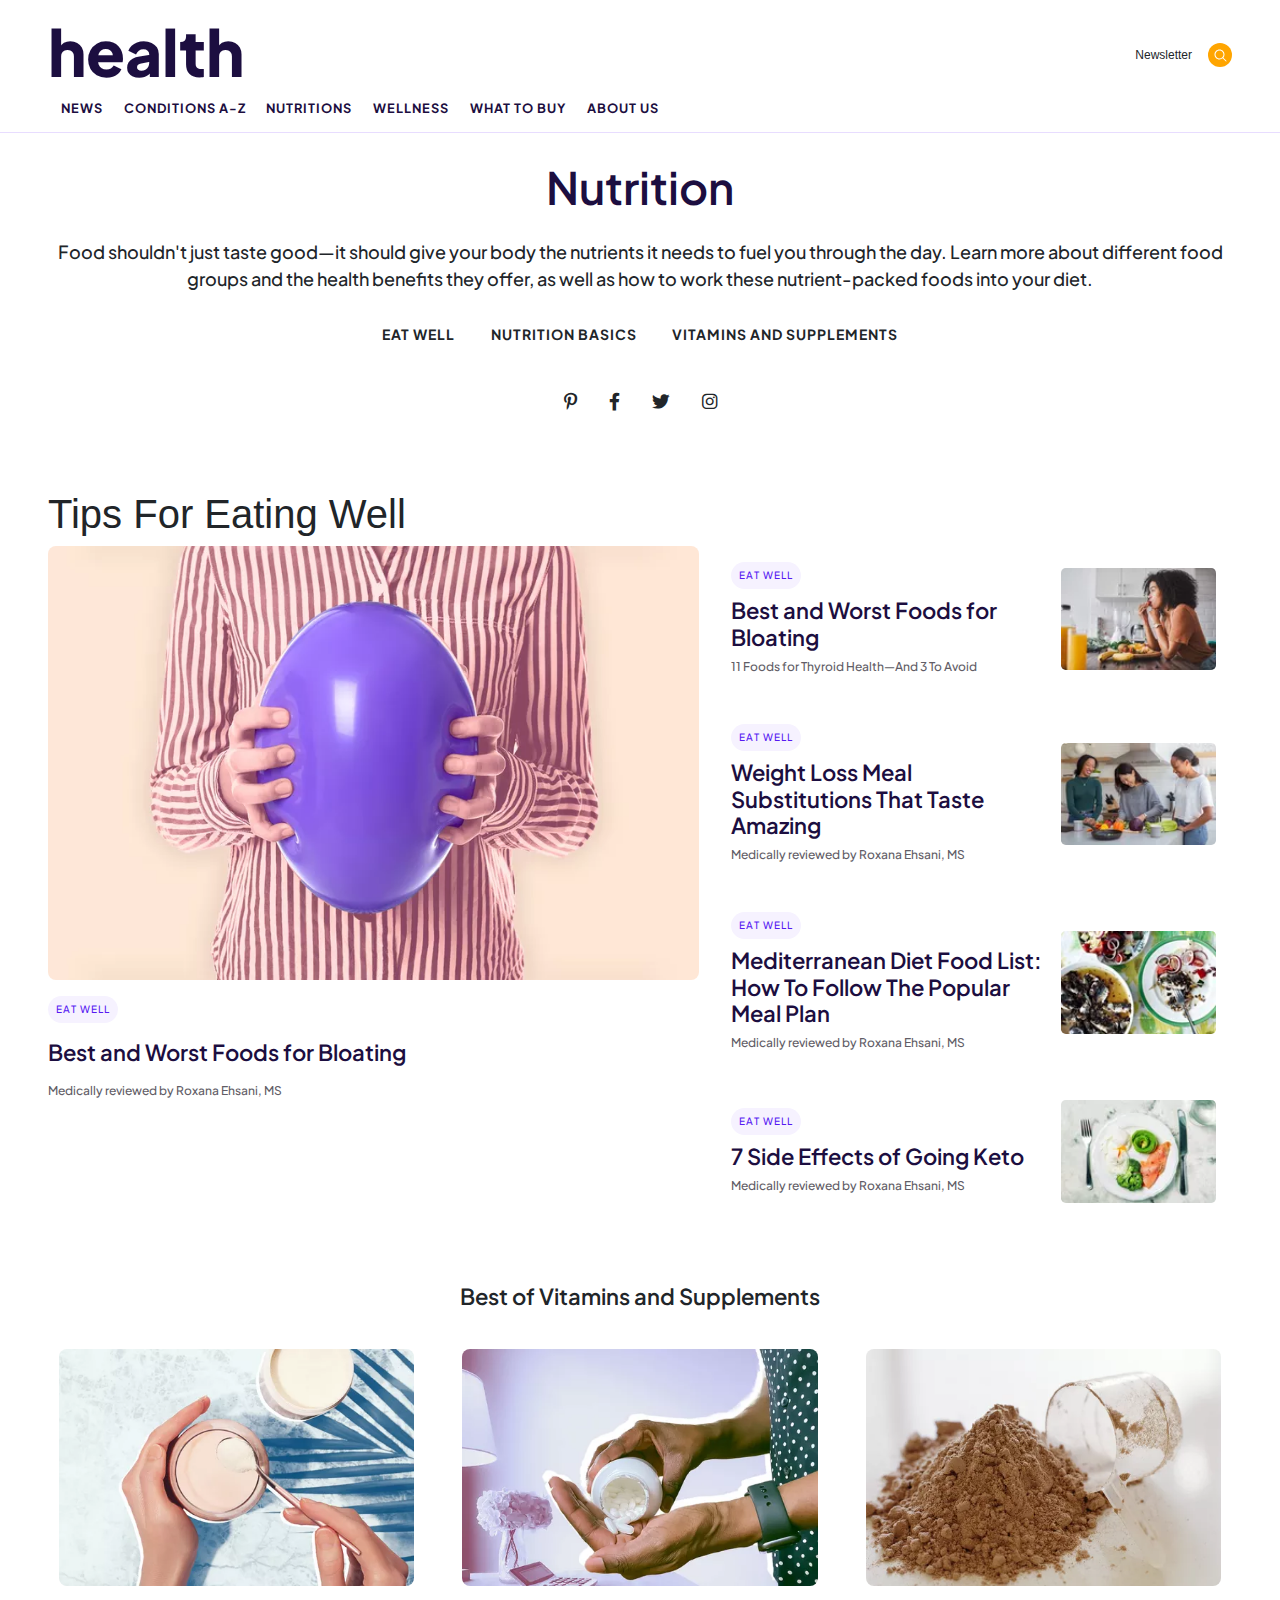
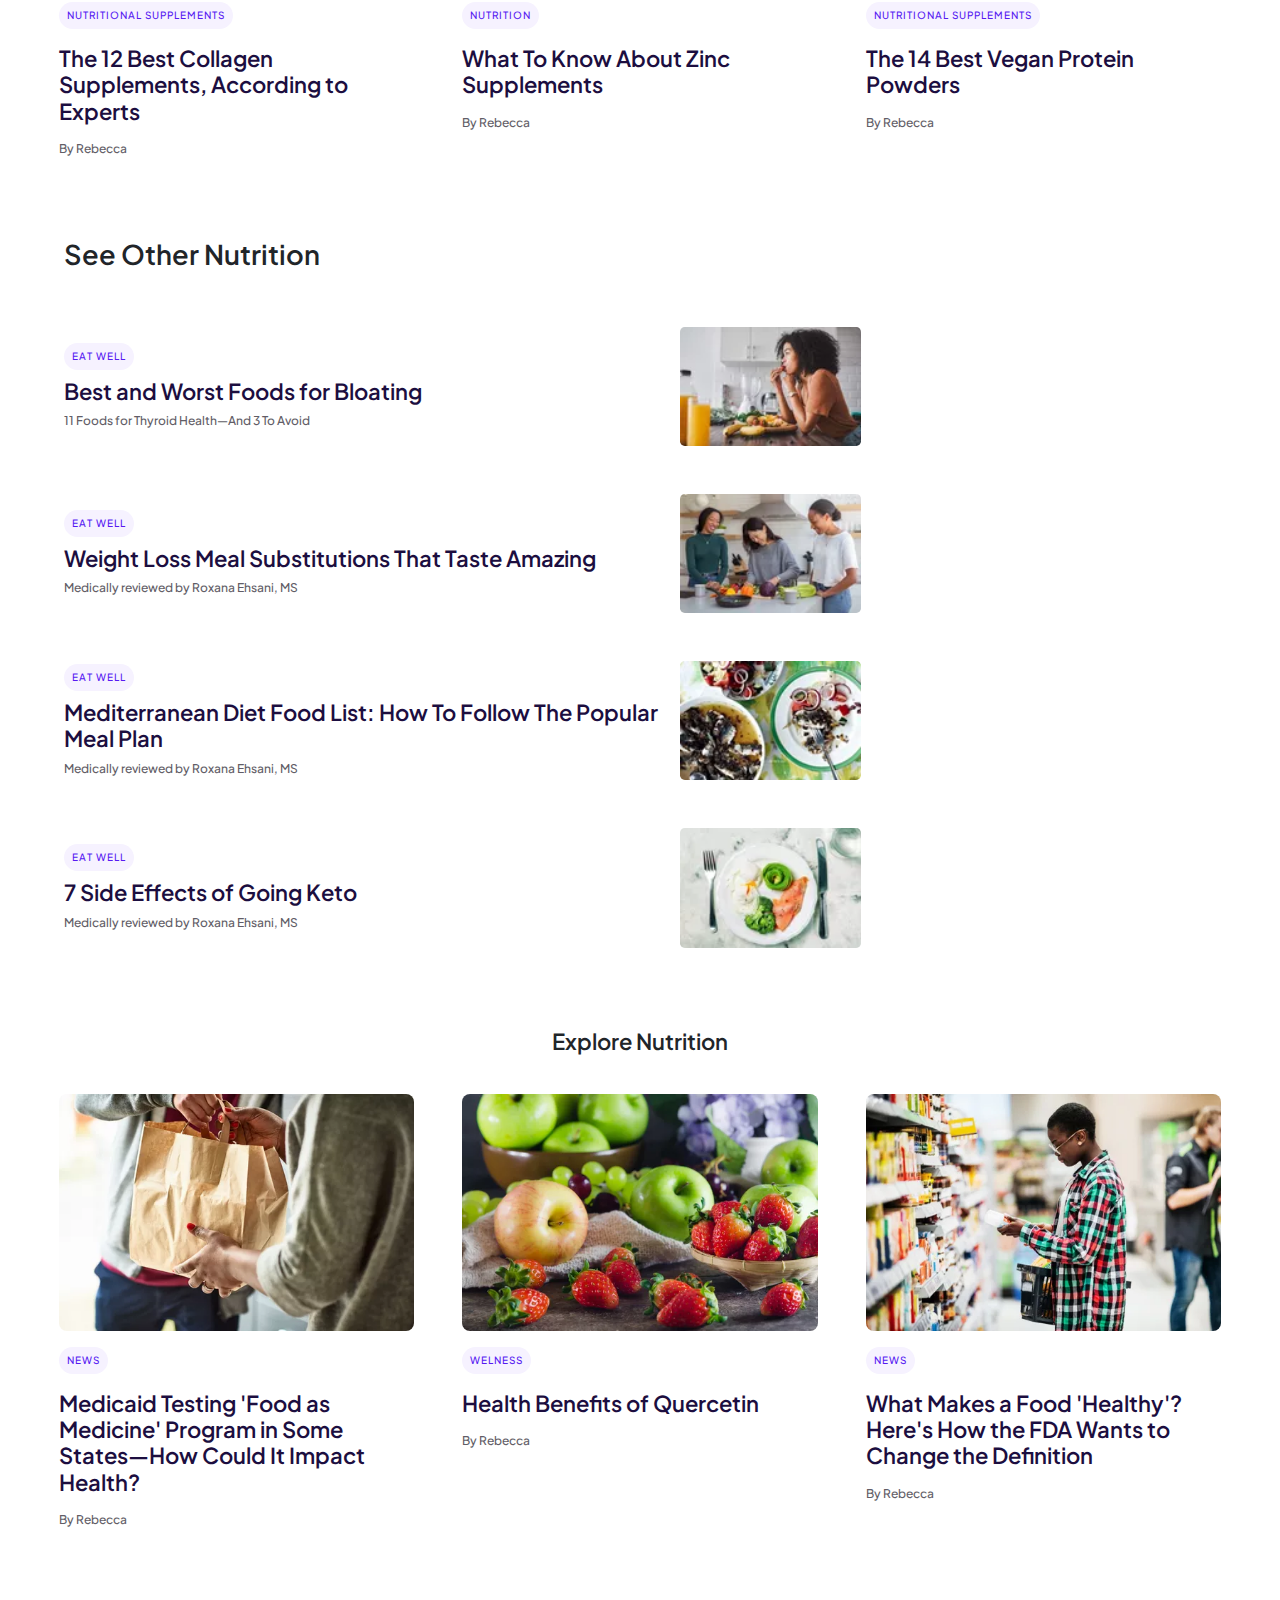
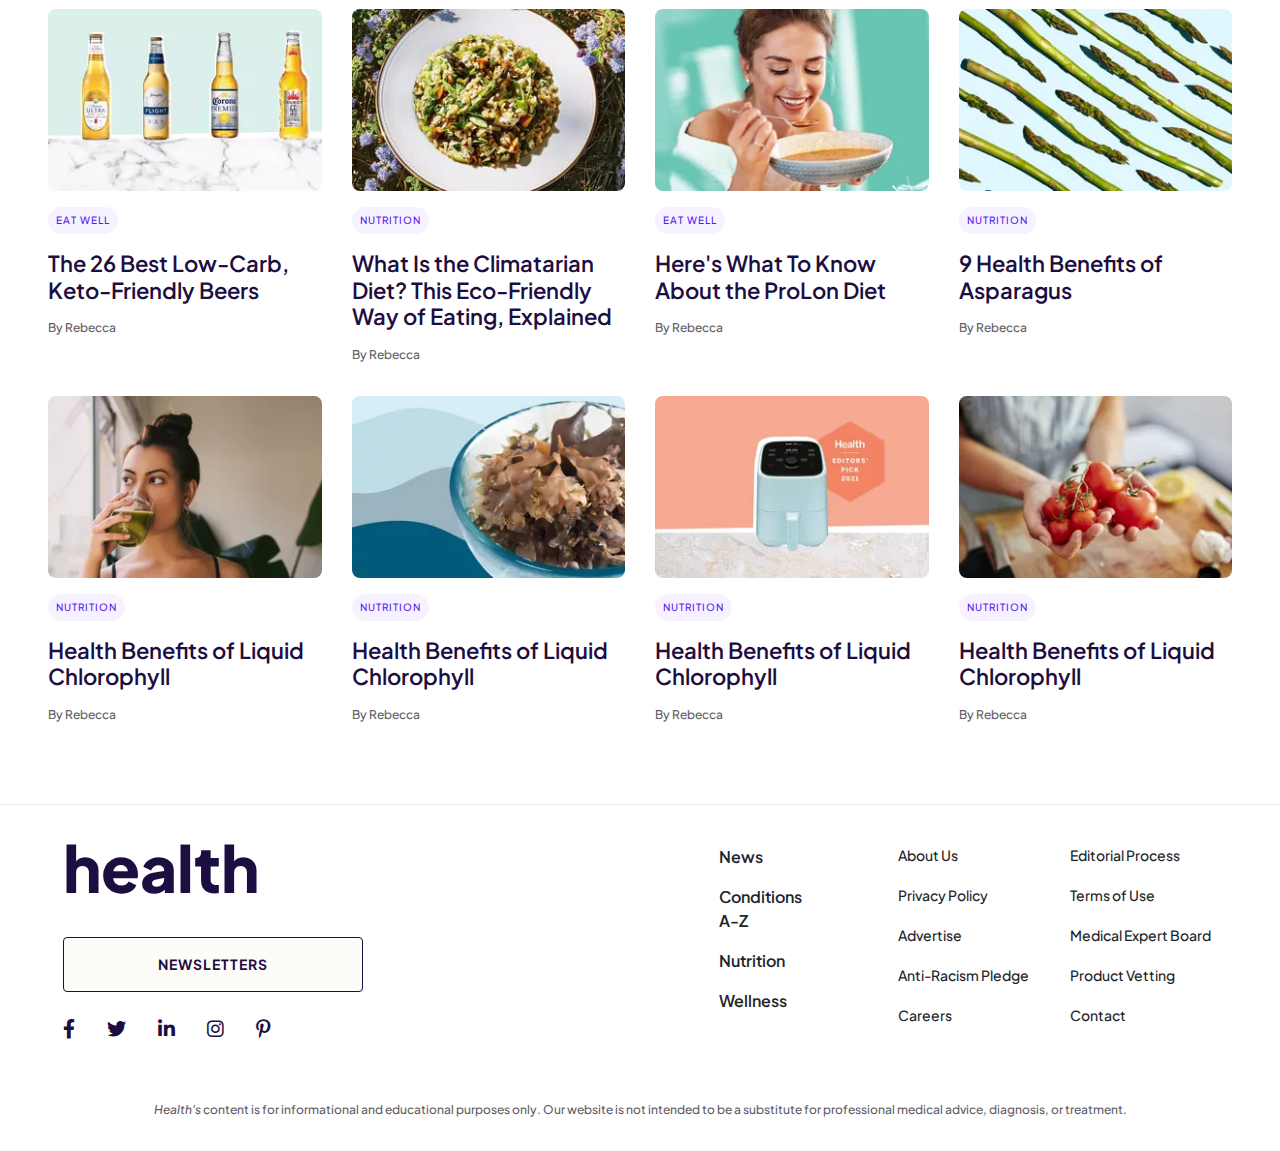
<file: nutrition.html>
<!DOCTYPE html>
<html lang="en">
  <head>
    <meta charset="UTF-8" />
    <meta http-equiv="X-UA-Compatible" content="IE=edge" />
    <meta name="viewport" content="width=device-width, initial-scale=1.0" />
    <!-- Bootstrap CSS -->
    <link
      rel="stylesheet"
      href="https://cdn.jsdelivr.net/npm/bootstrap@4.0.0/dist/css/bootstrap.min.css"
      integrity="sha384-Gn5384xqQ1aoWXA+058RXPxPg6fy4IWvTNh0E263XmFcJlSAwiGgFAW/dAiS6JXm"
      crossorigin="anonymous"
    />
    <!-- Font Family -->
    <link
      href="https://fonts.googleapis.com/css?family=Plus Jakarta Sans"
      rel="stylesheet"
    />
    <!-- Font Awesome -->
    <link
      rel="stylesheet"
      href="https://cdnjs.cloudflare.com/ajax/libs/font-awesome/6.0.0/css/all.min.css"
    />
    <!-- Icon -->
    <link
      rel="stylesheet"
      href="https://cdnjs.cloudflare.com/ajax/libs/font-awesome/6.0.0/css/all.min.css"
    />
    <!-- Custom CSS -->
    <link rel="stylesheet" href="./css/local css/nutrition.css" />
    <link rel="icon" type="image/x-icon" href="./assets/favicon.png" />

    <title>Nutrition Resource Hub</title>
  </head>
  <body>
    <div class="container-fluid mainContainer">
      <!-- ------------------------------------navbar--------------------------------------------- -->
      <nav class="navbar navbar-expand-lg navBar-container px-md-5">
        <a class="navbar-brand" href="index.html"
          ><h1 class="brand">health</h1></a
        >
        <button
          class="navbar-toggler menuBtn"
          type="button"
          data-toggle="collapse"
          data-target="#navbarSupportedContent"
          aria-controls="navbarSupportedContent"
          aria-expanded="false"
          aria-label="Toggle navigation"
        >
          <span class="navbar-toggler-icon menuIcon">
            <i class="fa-solid fa-bars"></i>
          </span>
        </button>
        <div
          class="collapse navbar-collapse navbar-tabs-wrapper"
          id="navbarSupportedContent"
        >
          <ul class="navbar-nav navbar-tabs">
            <li class="nav-item active">
              <a href="news.html">NEWS</a>
            </li>
            <li class="nav-item">
              <a href="#">CONDITIONS A-Z</a>
            </li>
            <li class="nav-item">
              <a href="nutrition.html">NUTRITIONS</a>
            </li>
            <li class="nav-item">
              <a href="wellness.html">WELLNESS</a>
            </li>
            <li class="nav-item">
              <a href="#">WHAT TO BUY</a>
            </li>
            <li class="nav-item">
              <a href="aboutus.html ">ABOUT US</a>
            </li>
          </ul>
        </div>
        <div class="navbar-newsletter">
          <h1>Newsletter</h1>
          <div class="navbar-search">
            <img src="./assets/search.svg" alt="icon" width="15rem" />
          </div>
        </div>
      </nav>
      <!-- ------------------------------Nutrition Body------------------------------ -->
      <div class="container-fluid nutritionContainer">
        <div class="nutritionHead">
          <h1>Nutrition</h1>
          <p>
            Food shouldn't just taste good—it should give your body the
            nutrients it needs to fuel you through the day. Learn more about
            different food groups and the health benefits they offer, as well as
            how to work these nutrient-packed foods into your diet.
          </p>
          <div class="nurtitionLinks">
            <ul>
              <li>EAT WELL</li>
              <li>NUTRITION BASICS</li>
              <li>VITAMINS AND SUPPLEMENTS</li>
            </ul>
          </div>
          <div class="contactIcons">
            <i class="fa-brands fa-pinterest-p"></i>
            <i class="fa-brands fa-facebook-f"></i>
            <i class="fa-brands fa-twitter"></i>
            <i class="fa-brands fa-instagram"></i>
          </div>
        </div>
      </div>
      <!-- ----------------------------Tips------------------------------ -->
      <div class="container-fluid tipsContainer">
        <h1 class="tipsHead">Tips For Eating Well</h1>
        <div class="tipsCards">
          <div class="tipsList">
            <img src="./assets/tips01.webp" alt="Picture" />
            <div>EAT WELL</div>
            <h1>Best and Worst Foods for Bloating</h1>
            <p>Medically reviewed by Roxana Ehsani, MS</p>
          </div>
          <div class="tipsSubList">
            <div class="subListCard">
              <div class="subListDet">
                <div>EAT WELL</div>
                <h1>Best and Worst Foods for Bloating</h1>
                <p>11 Foods for Thyroid Health—And 3 To Avoid</p>
              </div>
              <img src=" ./assets/eatwell05.webp" alt="Picture" />
            </div>
            <div class="subListCard">
              <div class="subListDet">
                <div>EAT WELL</div>
                <h1>Weight Loss Meal Substitutions That Taste Amazing</h1>
                <p>Medically reviewed by Roxana Ehsani, MS</p>
              </div>
              <img src=" ./assets/eatwell06.webp" alt="Picture" />
            </div>
            <div class="subListCard">
              <div class="subListDet">
                <div>EAT WELL</div>
                <h1>
                  Mediterranean Diet Food List: How To Follow The Popular Meal
                  Plan
                </h1>
                <p>Medically reviewed by Roxana Ehsani, MS</p>
              </div>
              <img src=" ./assets/eatwell07.webp" alt="Picture" />
            </div>
            <div class="subListCard">
              <div class="subListDet">
                <div>EAT WELL</div>
                <h1>7 Side Effects of Going Keto</h1>
                <p>Medically reviewed by Roxana Ehsani, MS</p>
              </div>
              <img src=" ./assets/eatwell08.webp" alt="Picture" />
            </div>
          </div>
        </div>
      </div>
      <!-- -----------------------------------Supplements---------------------------------- -->
      <div class="container-fluid supContainer">
        <h1 class="subHead">Best of Vitamins and Supplements</h1>
        <div class="supCards">
          <div class="supList">
            <img src="./assets/supliments01.webp" alt="Picture" />
            <div>NUTRITIONAL SUPPLEMENTS</div>
            <h1>The 12 Best Collagen Supplements, According to Experts</h1>
            <p>By Rebecca</p>
          </div>
          <div class="supList">
            <img src="./assets/supliments02.webp" alt="Picture" />
            <div>NUTRITION</div>
            <h1>What To Know About Zinc Supplements</h1>
            <p>By Rebecca</p>
          </div>
          <div class="supList">
            <img src="./assets/supliments03.webp" alt="Picture" />
            <div>NUTRITIONAL SUPPLEMENTS</div>
            <h1>The 14 Best Vegan Protein Powders</h1>
            <p>By Rebecca</p>
          </div>
        </div>
      </div>
      <!-- ----------------------------Other Nurtition---------------------------------- -->
      <div class="container-fluid otherContainer">
        <div class="otherList">
          <h1 class="otherHead">See Other Nutrition</h1>
          <div class="otherCard">
            <div class="otherDet">
              <div>EAT WELL</div>
              <h1>Best and Worst Foods for Bloating</h1>
              <p>11 Foods for Thyroid Health—And 3 To Avoid</p>
            </div>
            <img src=" ./assets/eatwell05.webp" alt="Picture" />
          </div>
          <div class="otherCard">
            <div class="otherDet">
              <div>EAT WELL</div>
              <h1>Weight Loss Meal Substitutions That Taste Amazing</h1>
              <p>Medically reviewed by Roxana Ehsani, MS</p>
            </div>
            <img src=" ./assets/eatwell06.webp" alt="Picture" />
          </div>
          <div class="otherCard">
            <div class="otherDet">
              <div>EAT WELL</div>
              <h1>
                Mediterranean Diet Food List: How To Follow The Popular Meal
                Plan
              </h1>
              <p>Medically reviewed by Roxana Ehsani, MS</p>
            </div>
            <img src=" ./assets/eatwell07.webp" alt="Picture" />
          </div>
          <div class="otherCard">
            <div class="otherDet">
              <div>EAT WELL</div>
              <h1>7 Side Effects of Going Keto</h1>
              <p>Medically reviewed by Roxana Ehsani, MS</p>
            </div>
            <img src=" ./assets/eatwell08.webp" alt="Picture" />
          </div>
        </div>
      </div>
      <!-- ---------------------------Explore Nutrition----------------------------------- -->
      <div class="container-fluid expContainer">
        <h1 class="expHead">Explore Nutrition</h1>
        <div class="expCards">
          <div class="expList">
            <img src="./assets/explore01.webp" alt="Picture" />
            <div>NEWS</div>
            <h1>
              Medicaid Testing 'Food as Medicine' Program in Some States—How
              Could It Impact Health?
            </h1>
            <p>By Rebecca</p>
          </div>
          <div class="expList">
            <img src="./assets/explore02.webp" alt="Picture" />
            <div>WELNESS</div>
            <h1>Health Benefits of Quercetin</h1>
            <p>By Rebecca</p>
          </div>
          <div class="expList">
            <img src="./assets/explore03.webp" alt="Picture" />
            <div>NEWS</div>
            <h1>
              What Makes a Food 'Healthy'? Here's How the FDA Wants to Change
              the Definition
            </h1>
            <p>By Rebecca</p>
          </div>
        </div>
      </div>
      <!-- ------------------------------------Nutritions Cards--------------------------------- -->
      <div class="container-fluid ncContainer">
        <div class="row">
          <div class="col-lg-3 col-md-4 my-3">
            <div class="ncCard">
              <img src="./assets/nc01.webp" alt="Picture" />
              <div>EAT WELL</div>
              <h1>The 26 Best Low-Carb, Keto-Friendly Beers</h1>
              <p>By Rebecca</p>
            </div>
          </div>
          <div class="col-lg-3 col-md-4 my-3">
            <div class="ncCard">
              <img src="./assets/nc02.webp" alt="Picture" />
              <div>NUTRITION</div>
              <h1>
                What Is the Climatarian Diet? This Eco-Friendly Way of Eating,
                Explained
              </h1>
              <p>By Rebecca</p>
            </div>
          </div>
          <div class="col-lg-3 col-md-4 my-3">
            <div class="ncCard">
              <img src="./assets/nc03.webp" alt="Picture" />
              <div>EAT WELL</div>
              <h1>Here's What To Know About the ProLon Diet</h1>
              <p>By Rebecca</p>
            </div>
          </div>
          <div class="col-lg-3 col-md-4 my-3">
            <div class="ncCard">
              <img src="./assets/nc04.webp" alt="Picture" />
              <div>NUTRITION</div>
              <h1>9 Health Benefits of Asparagus</h1>
              <p>By Rebecca</p>
            </div>
          </div>
          <div class="col-lg-3 col-md-4 my-3">
            <div class="ncCard">
              <img src="./assets/nc05.webp" alt="Picture" />
              <div>NUTRITION</div>
              <h1>Health Benefits of Liquid Chlorophyll</h1>
              <p>By Rebecca</p>
            </div>
          </div>
          <div class="col-lg-3 col-md-4 my-3">
            <div class="ncCard">
              <img src="./assets/nc06.webp" alt="Picture" />
              <div>NUTRITION</div>
              <h1>Health Benefits of Liquid Chlorophyll</h1>
              <p>By Rebecca</p>
            </div>
          </div>
          <div class="col-lg-3 col-md-4 my-3">
            <div class="ncCard">
              <img src="./assets/nc07.webp" alt="Picture" />
              <div>NUTRITION</div>
              <h1>Health Benefits of Liquid Chlorophyll</h1>
              <p>By Rebecca</p>
            </div>
          </div>
          <div class="col-lg-3 col-md-4 my-3">
            <div class="ncCard">
              <img src="./assets/nc08.webp" alt="Picture" />
              <div>NUTRITION</div>
              <h1>Health Benefits of Liquid Chlorophyll</h1>
              <p>By Rebecca</p>
            </div>
          </div>
        </div>
      </div>
      <!-- ---------------------------Footer-------------------------------- -->
      <div class="container-fluid footerContainer">
        <div class="footer row">
          <div class="contact col-lg-6">
            <div class="contactDet">
              <h1 class="footer-brand">health</h1>
              <button class="newsBtn">NEWSLETTERS</button>
              <div class="footerIcons">
                <div class="navIcon">
                  <i class="fa-brands fa-facebook-f"></i>
                </div>
                <div class="navIcon">
                  <i class="fa-brands fa-twitter"></i>
                </div>
                <div class="navIcon">
                  <i class="fa-brands fa-linkedin-in"></i>
                </div>
                <div class="navIcon">
                  <i class="fa-brands fa-instagram"></i>
                </div>
                <div class="navIcon">
                  <i class="fa-brands fa-pinterest-p"></i>
                </div>
              </div>
            </div>
          </div>
          <div class="col-lg-6">
            <div class="footerlinks px-4">
              <div class="links">
                <ul class="linksHead1">
                  <li>News</li>
                  <li>Conditions A-Z</li>
                  <li>Nutrition</li>
                  <li>Wellness</li>
                </ul>
                <ul class="row linksHead2">
                  <li class="col-sm-6">About Us</li>
                  <li class="col-sm-6">Editorial Process</li>
                  <li class="col-sm-6">Privacy Policy</li>
                  <li class="col-sm-6">Terms of Use</li>
                  <li class="col-sm-6">Advertise</li>
                  <li class="col-sm-6">Medical Expert Board</li>
                  <li class="col-sm-6">Anti-Racism Pledge</li>
                  <li class="col-sm-6">Product Vetting</li>
                  <li class="col-sm-6">Careers</li>
                  <li class="col-sm-6">Contact</li>
                </ul>
              </div>
            </div>
          </div>
          <div class="note col-12">
            <p class="noteDet">
              <i>Health's</i> content is for informational and educational
              purposes only. Our website is not intended to be a substitute for
              professional medical advice, diagnosis, or treatment.
            </p>
          </div>
        </div>
      </div>
    </div>
    <!-- ----------------------JQuery--------------------------- -->
    <script
      src="https://code.jquery.com/jquery-3.2.1.slim.min.js"
      integrity="sha384-KJ3o2DKtIkvYIK3UENzmM7KCkRr/rE9/Qpg6aAZGJwFDMVNA/GpGFF93hXpG5KkN"
      crossorigin="anonymous"
    ></script>
    <script
      src="https://cdn.jsdelivr.net/npm/popper.js@1.12.9/dist/umd/popper.min.js"
      integrity="sha384-ApNbgh9B+Y1QKtv3Rn7W3mgPxhU9K/ScQsAP7hUibX39j7fakFPskvXusvfa0b4Q"
      crossorigin="anonymous"
    ></script>
    <script
      src="https://cdn.jsdelivr.net/npm/bootstrap@4.0.0/dist/js/bootstrap.min.js"
      integrity="sha384-JZR6Spejh4U02d8jOt6vLEHfe/JQGiRRSQQxSfFWpi1MquVdAyjUar5+76PVCmYl"
      crossorigin="anonymous"
    ></script>
    <script>
      $(document).ready(function () {
        console.log($(window).width());
        $(window).scroll(function () {
          if ($(this).scrollTop() > 80) {
            $(".navbar-tabs").css("position", "static");
            $(".navBar-container").css("padding-bottom", 0);
            $(".brand").css("font-size", "2rem");
          } else {
            $(".navbar-tabs").css("position", "absolute");
            $(".navBar-container").css("padding-bottom", "1.8rem");
            $(".brand").css("font-size", "4rem");
          }
        });
      });
    </script>
  </body>
</html>
</file>
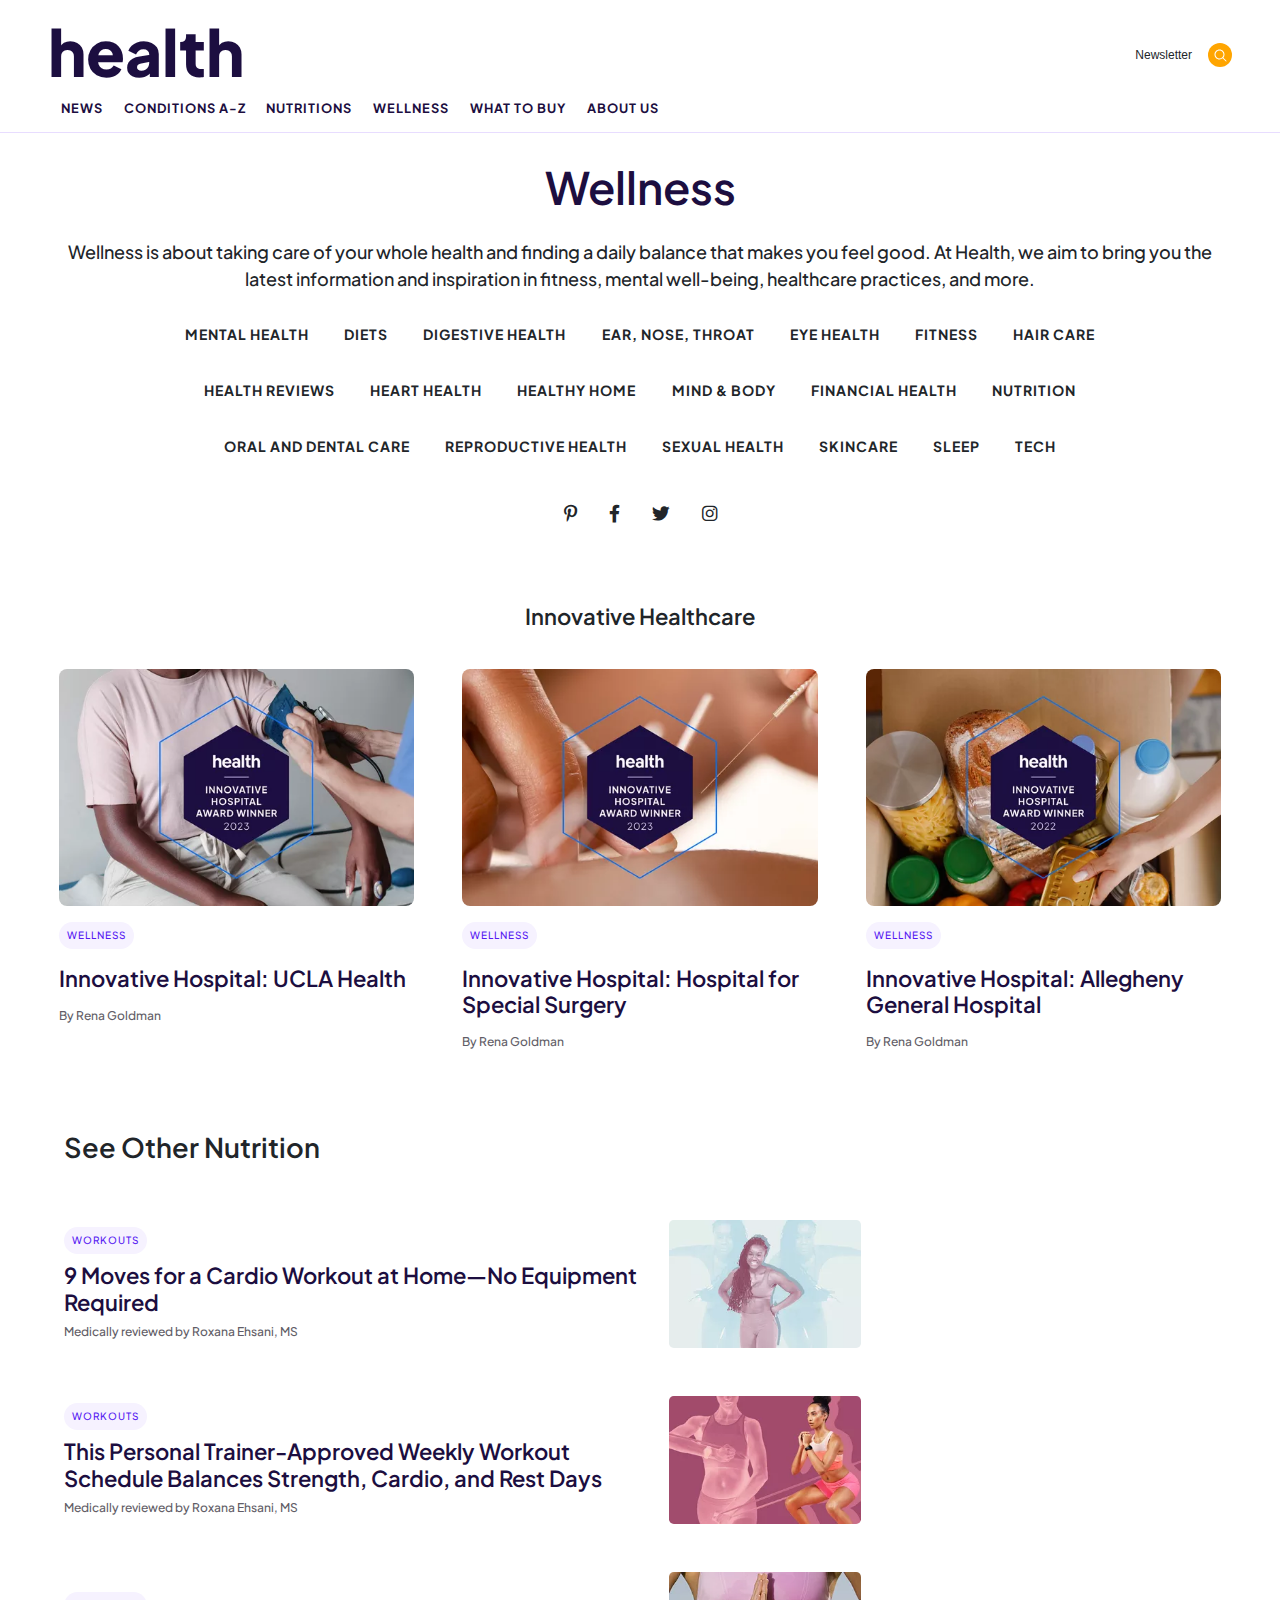
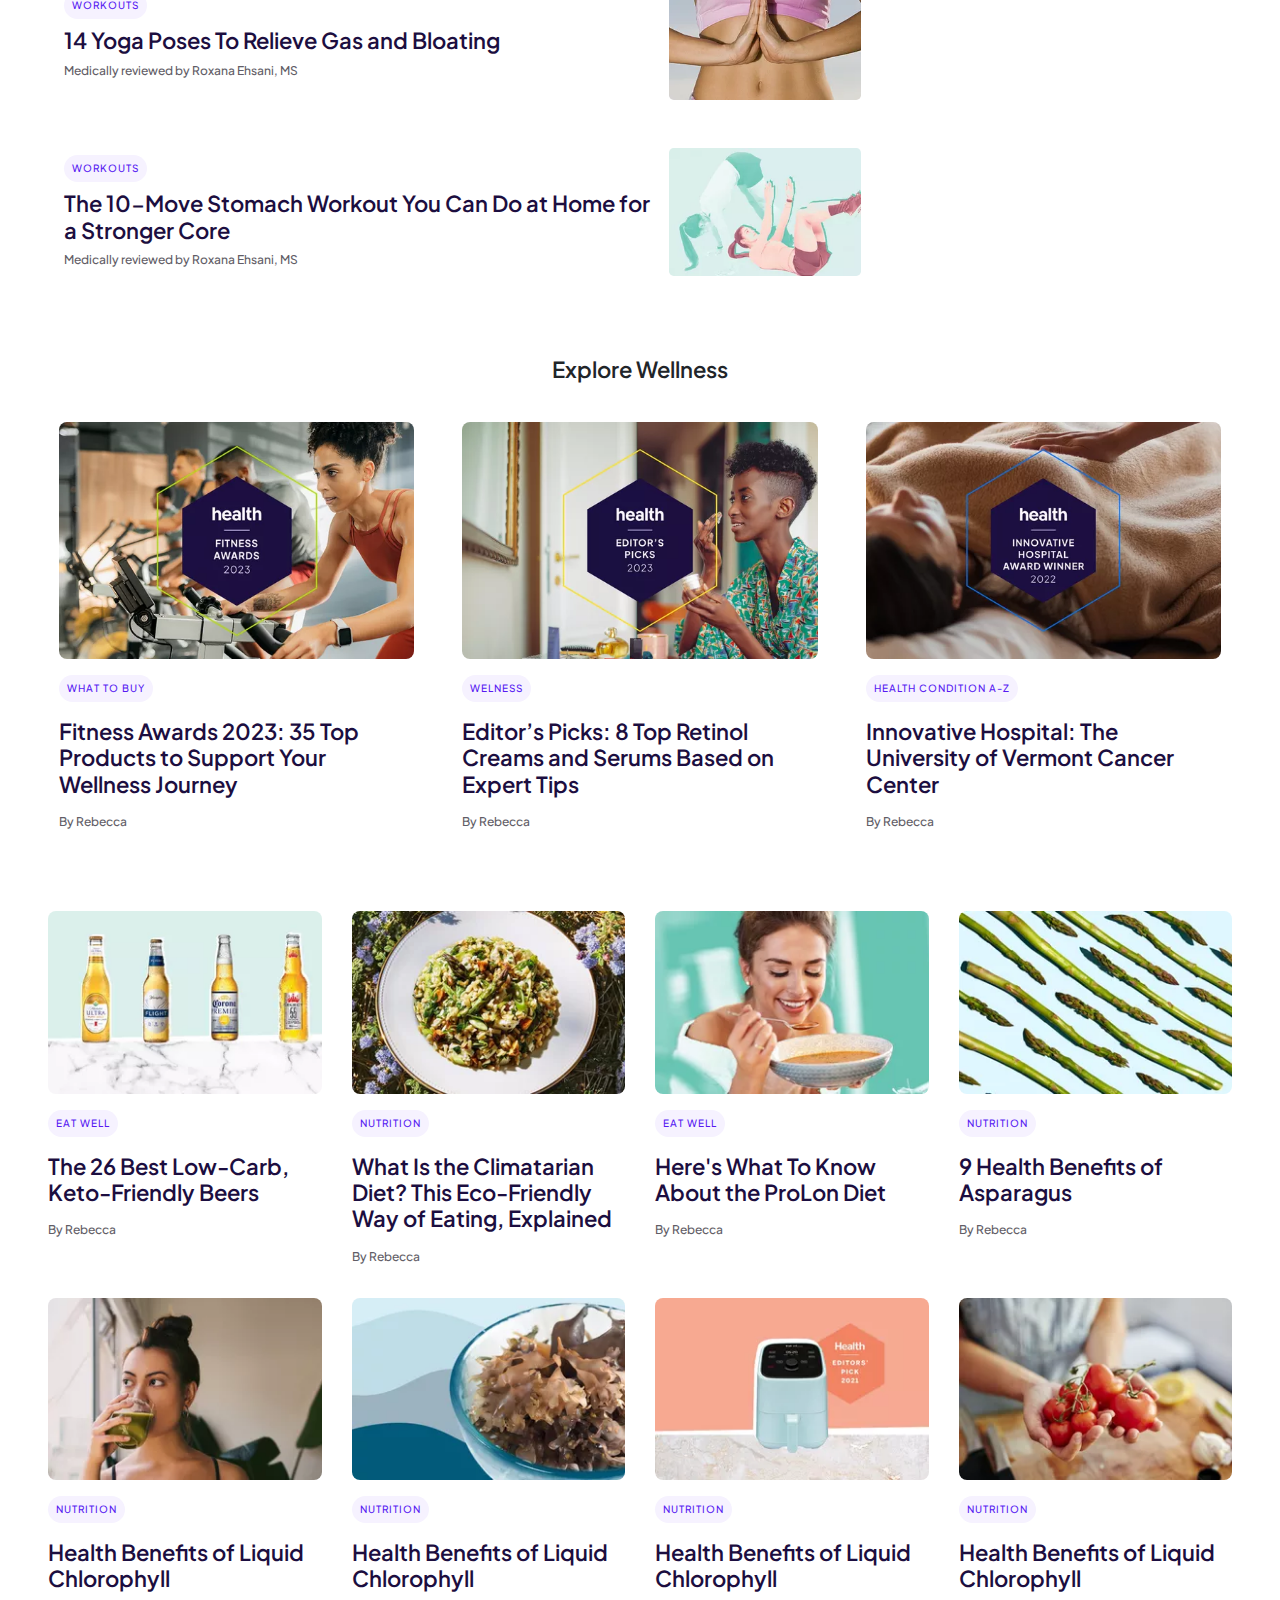
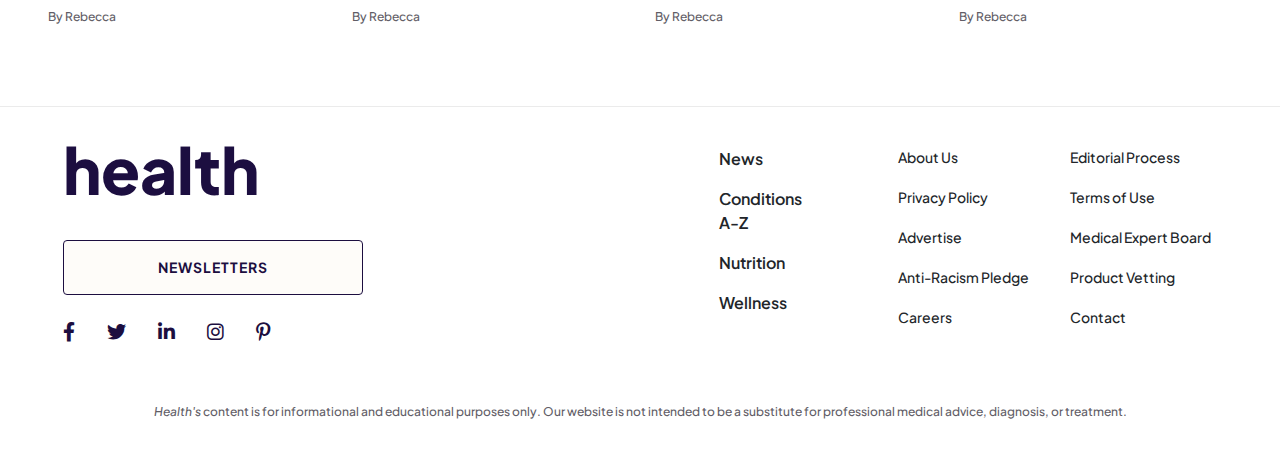
<file: wellness.html>
<!DOCTYPE html>
<html lang="en">
  <head>
    <meta charset="UTF-8" />
    <meta http-equiv="X-UA-Compatible" content="IE=edge" />
    <meta name="viewport" content="width=device-width, initial-scale=1.0" />
    <!-- Bootstrap CSS -->
    <link
      rel="stylesheet"
      href="https://cdn.jsdelivr.net/npm/bootstrap@4.0.0/dist/css/bootstrap.min.css"
      integrity="sha384-Gn5384xqQ1aoWXA+058RXPxPg6fy4IWvTNh0E263XmFcJlSAwiGgFAW/dAiS6JXm"
      crossorigin="anonymous"
    />
    <!-- Font Family -->
    <link
      href="https://fonts.googleapis.com/css?family=Plus Jakarta Sans"
      rel="stylesheet"
    />
    <!-- Font Awesome -->
    <link
      rel="stylesheet"
      href="https://cdnjs.cloudflare.com/ajax/libs/font-awesome/6.0.0/css/all.min.css"
    />
    <!-- Icon -->
    <link
      rel="stylesheet"
      href="https://cdnjs.cloudflare.com/ajax/libs/font-awesome/6.0.0/css/all.min.css"
    />
    <!-- Custom CSS -->
    <link rel="stylesheet" href="./css/local css/wellness.css" />
    <link rel="icon" type="image/x-icon" href="./assets/favicon.png" />

    <title>Wellness Resource Hub</title>
  </head>
  <body>
    <div class="container-fluid mainContainer">
      <!-- ------------------------------------navbar--------------------------------------------- -->
      <nav class="navbar navbar-expand-lg navBar-container px-md-5">
        <a class="navbar-brand" href="index.html"
          ><h1 class="brand">health</h1></a
        >
        <button
          class="navbar-toggler menuBtn"
          type="button"
          data-toggle="collapse"
          data-target="#navbarSupportedContent"
          aria-controls="navbarSupportedContent"
          aria-expanded="false"
          aria-label="Toggle navigation"
        >
          <span class="navbar-toggler-icon menuIcon">
            <i class="fa-solid fa-bars"></i>
          </span>
        </button>
        <div
          class="collapse navbar-collapse navbar-tabs-wrapper"
          id="navbarSupportedContent"
        >
          <ul class="navbar-nav navbar-tabs">
            <li class="nav-item active">
              <a href="news.html">NEWS</a>
            </li>
            <li class="nav-item">
              <a href="#">CONDITIONS A-Z</a>
            </li>
            <li class="nav-item">
              <a href="nutrition.html">NUTRITIONS</a>
            </li>
            <li class="nav-item">
              <a href="wellness.html">WELLNESS</a>
            </li>
            <li class="nav-item">
              <a href="#">WHAT TO BUY</a>
            </li>
            <li class="nav-item">
              <a href="aboutus.html ">ABOUT US</a>
            </li>
          </ul>
        </div>
        <div class="navbar-newsletter">
          <h1>Newsletter</h1>
          <div class="navbar-search">
            <img src="./assets/search.svg" alt="icon" width="15rem" />
          </div>
        </div>
      </nav>
      <!-- ------------------------------Welness Body------------------------------ -->
      <div class="container-fluid wellnessContainer">
        <div class="wellnessHead">
          <h1>Wellness</h1>
          <p>
            Wellness is about taking care of your whole health and finding a
            daily balance that makes you feel good. At Health, we aim to bring
            you the latest information and inspiration in fitness, mental
            well-being, healthcare practices, and more.
          </p>
          <div class="wellnessLinks">
            <ul>
              <li>MENTAL HEALTH</li>
              <li>DIETS</li>
              <li>DIGESTIVE HEALTH</li>
              <li>EAR, NOSE, THROAT</li>
              <li>EYE HEALTH</li>
              <li>FITNESS</li>
              <li>HAIR CARE</li>
              <li>HEALTH REVIEWS</li>
              <li>HEART HEALTH</li>
              <li>HEALTHY HOME</li>
              <li>MIND & BODY</li>
              <li>FINANCIAL HEALTH</li>
              <li>NUTRITION</li>
              <li>ORAL AND DENTAL CARE</li>
              <li>REPRODUCTIVE HEALTH</li>
              <li>SEXUAL HEALTH</li>
              <li>SKINCARE</li>
              <li>SLEEP</li>
              <li>TECH</li>
            </ul>
          </div>
          <div class="contactIcons">
            <i class="fa-brands fa-pinterest-p"></i>
            <i class="fa-brands fa-facebook-f"></i>
            <i class="fa-brands fa-twitter"></i>
            <i class="fa-brands fa-instagram"></i>
          </div>
        </div>
      </div>
      <!-- -----------------------------------Innovative healthcare---------------------------------- -->
      <div class="container-fluid innoContainer">
        <h1 class="innoHead">Innovative Healthcare</h1>
        <div class="innoCards">
          <div class="innoList">
            <img src="./assets/innovative01.webp" alt="Picture" />
            <div>WELLNESS</div>
            <h1>Innovative Hospital: UCLA Health</h1>
            <p>By Rena Goldman</p>
          </div>
          <div class="innoList">
            <img src="./assets/innovative02.webp" alt="Picture" />
            <div>WELLNESS</div>
            <h1>Innovative Hospital: Hospital for Special Surgery</h1>
            <p>By Rena Goldman</p>
          </div>
          <div class="innoList">
            <img src="./assets/innovative03.webp" alt="Picture" />
            <div>WELLNESS</div>
            <h1>Innovative Hospital: Allegheny General Hospital</h1>
            <p>By Rena Goldman</p>
          </div>
        </div>
      </div>
      <!-- ----------------------------Strength and Movement---------------------------------- -->
      <div class="container-fluid strengthContainer">
        <div class="strengthList">
          <h1 class="strengthHead">See Other Nutrition</h1>
          <div class="strengthCard">
            <div class="strengthDet">
              <div>WORKOUTS</div>
              <h1>
                9 Moves for a Cardio Workout at Home—No Equipment Required
              </h1>
              <p>Medically reviewed by Roxana Ehsani, MS</p>
            </div>
            <img src=" ./assets/innovative04.webp" alt="Picture" />
          </div>
          <div class="strengthCard">
            <div class="strengthDet">
              <div>WORKOUTS</div>
              <h1>
                This Personal Trainer-Approved Weekly Workout Schedule Balances
                Strength, Cardio, and Rest Days
              </h1>
              <p>Medically reviewed by Roxana Ehsani, MS</p>
            </div>
            <img src=" ./assets/innovative05.webp" alt="Picture" />
          </div>
          <div class="strengthCard">
            <div class="strengthDet">
              <div>WORKOUTS</div>
              <h1>14 Yoga Poses To Relieve Gas and Bloating</h1>
              <p>Medically reviewed by Roxana Ehsani, MS</p>
            </div>
            <img src=" ./assets/innovative06.webp" alt="Picture" />
          </div>
          <div class="strengthCard">
            <div class="strengthDet">
              <div>WORKOUTS</div>
              <h1>
                The 10-Move Stomach Workout You Can Do at Home for a Stronger
                Core
              </h1>
              <p>Medically reviewed by Roxana Ehsani, MS</p>
            </div>
            <img src=" ./assets/innovative07.webp" alt="Picture" />
          </div>
        </div>
      </div>
      <!-- ---------------------------Explore Wellness----------------------------------- -->
      <div class="container-fluid expContainer">
        <h1 class="expHead">Explore Wellness</h1>
        <div class="expCards">
          <div class="expList">
            <img src="./assets/expWellness01.webp" alt="Picture" />
            <div>WHAT TO BUY</div>
            <h1>
              Fitness Awards 2023: 35 Top Products to Support Your Wellness
              Journey
            </h1>
            <p>By Rebecca</p>
          </div>
          <div class="expList">
            <img src="./assets/expWellness02.webp" alt="Picture" />
            <div>WELNESS</div>
            <h1>
              Editor’s Picks: 8 Top Retinol Creams and Serums Based on Expert
              Tips
            </h1>
            <p>By Rebecca</p>
          </div>
          <div class="expList">
            <img src="./assets/expWellness03.webp" alt="Picture" />
            <div>HEALTH CONDITION A-Z</div>
            <h1>
              Innovative Hospital: The University of Vermont Cancer Center
            </h1>
            <p>By Rebecca</p>
          </div>
        </div>
      </div>
      <!-- ------------------------------------Nutritions Cards--------------------------------- -->
      <div class="container-fluid ncContainer">
        <div class="row">
          <div class="col-lg-3 col-md-4 my-3">
            <div class="ncCard">
              <img src="./assets/nc01.webp" alt="Picture" />
              <div>EAT WELL</div>
              <h1>The 26 Best Low-Carb, Keto-Friendly Beers</h1>
              <p>By Rebecca</p>
            </div>
          </div>
          <div class="col-lg-3 col-md-4 my-3">
            <div class="ncCard">
              <img src="./assets/nc02.webp" alt="Picture" />
              <div>NUTRITION</div>
              <h1>
                What Is the Climatarian Diet? This Eco-Friendly Way of Eating,
                Explained
              </h1>
              <p>By Rebecca</p>
            </div>
          </div>
          <div class="col-lg-3 col-md-4 my-3">
            <div class="ncCard">
              <img src="./assets/nc03.webp" alt="Picture" />
              <div>EAT WELL</div>
              <h1>Here's What To Know About the ProLon Diet</h1>
              <p>By Rebecca</p>
            </div>
          </div>
          <div class="col-lg-3 col-md-4 my-3">
            <div class="ncCard">
              <img src="./assets/nc04.webp" alt="Picture" />
              <div>NUTRITION</div>
              <h1>9 Health Benefits of Asparagus</h1>
              <p>By Rebecca</p>
            </div>
          </div>
          <div class="col-lg-3 col-md-4 my-3">
            <div class="ncCard">
              <img src="./assets/nc05.webp" alt="Picture" />
              <div>NUTRITION</div>
              <h1>Health Benefits of Liquid Chlorophyll</h1>
              <p>By Rebecca</p>
            </div>
          </div>
          <div class="col-lg-3 col-md-4 my-3">
            <div class="ncCard">
              <img src="./assets/nc06.webp" alt="Picture" />
              <div>NUTRITION</div>
              <h1>Health Benefits of Liquid Chlorophyll</h1>
              <p>By Rebecca</p>
            </div>
          </div>
          <div class="col-lg-3 col-md-4 my-3">
            <div class="ncCard">
              <img src="./assets/nc07.webp" alt="Picture" />
              <div>NUTRITION</div>
              <h1>Health Benefits of Liquid Chlorophyll</h1>
              <p>By Rebecca</p>
            </div>
          </div>
          <div class="col-lg-3 col-md-4 my-3">
            <div class="ncCard">
              <img src="./assets/nc08.webp" alt="Picture" />
              <div>NUTRITION</div>
              <h1>Health Benefits of Liquid Chlorophyll</h1>
              <p>By Rebecca</p>
            </div>
          </div>
        </div>
      </div>
      <!-- ---------------------------Footer-------------------------------- -->
      <div class="container-fluid footerContainer">
        <div class="footer row">
          <div class="contact col-lg-6">
            <div class="contactDet">
              <h1 class="footer-brand">health</h1>
              <button class="newsBtn">NEWSLETTERS</button>
              <div class="footerIcons">
                <div class="navIcon">
                  <i class="fa-brands fa-facebook-f"></i>
                </div>
                <div class="navIcon">
                  <i class="fa-brands fa-twitter"></i>
                </div>
                <div class="navIcon">
                  <i class="fa-brands fa-linkedin-in"></i>
                </div>
                <div class="navIcon">
                  <i class="fa-brands fa-instagram"></i>
                </div>
                <div class="navIcon">
                  <i class="fa-brands fa-pinterest-p"></i>
                </div>
              </div>
            </div>
          </div>
          <div class="col-lg-6">
            <div class="footerlinks px-4">
              <div class="links">
                <ul class="linksHead1">
                  <li>News</li>
                  <li>Conditions A-Z</li>
                  <li>Nutrition</li>
                  <li>Wellness</li>
                </ul>
                <ul class="row linksHead2">
                  <li class="col-sm-6">About Us</li>
                  <li class="col-sm-6">Editorial Process</li>
                  <li class="col-sm-6">Privacy Policy</li>
                  <li class="col-sm-6">Terms of Use</li>
                  <li class="col-sm-6">Advertise</li>
                  <li class="col-sm-6">Medical Expert Board</li>
                  <li class="col-sm-6">Anti-Racism Pledge</li>
                  <li class="col-sm-6">Product Vetting</li>
                  <li class="col-sm-6">Careers</li>
                  <li class="col-sm-6">Contact</li>
                </ul>
              </div>
            </div>
          </div>
          <div class="note col-12">
            <p class="noteDet">
              <i>Health's</i> content is for informational and educational
              purposes only. Our website is not intended to be a substitute for
              professional medical advice, diagnosis, or treatment.
            </p>
          </div>
        </div>
      </div>
    </div>
    <!-- ----------------------JQuery--------------------------- -->
    <script
      src="https://code.jquery.com/jquery-3.2.1.slim.min.js"
      integrity="sha384-KJ3o2DKtIkvYIK3UENzmM7KCkRr/rE9/Qpg6aAZGJwFDMVNA/GpGFF93hXpG5KkN"
      crossorigin="anonymous"
    ></script>
    <script
      src="https://cdn.jsdelivr.net/npm/popper.js@1.12.9/dist/umd/popper.min.js"
      integrity="sha384-ApNbgh9B+Y1QKtv3Rn7W3mgPxhU9K/ScQsAP7hUibX39j7fakFPskvXusvfa0b4Q"
      crossorigin="anonymous"
    ></script>
    <script
      src="https://cdn.jsdelivr.net/npm/bootstrap@4.0.0/dist/js/bootstrap.min.js"
      integrity="sha384-JZR6Spejh4U02d8jOt6vLEHfe/JQGiRRSQQxSfFWpi1MquVdAyjUar5+76PVCmYl"
      crossorigin="anonymous"
    ></script>
    <script>
      $(document).ready(function () {
        console.log($(window).width());
        $(window).scroll(function () {
          if ($(this).scrollTop() > 80) {
            $(".navbar-tabs").css("position", "static");
            $(".navBar-container").css("padding-bottom", 0);
            $(".brand").css("font-size", "2rem");
          } else {
            $(".navbar-tabs").css("position", "absolute");
            $(".navBar-container").css("padding-bottom", "1.8rem");
            $(".brand").css("font-size", "4rem");
          }
        });
      });
    </script>
  </body>
</html>
</file>
<file: css/local css/index.css>
.mainContainer {
  width: 100%;
  display: flex;
  flex-direction: column;
  align-items: center;
  row-gap: 1rem;
}
.container-fluid {
  padding: 0;
  margin: 0;
}
.navBar-container {
  background-color: #fff;
  border-bottom: 1px solid #e8ddff;
  position: fixed;
  z-index: 1000;
  width: 100%;
  max-width: 90rem;
  padding-bottom: 1.8rem;
  display: flex;
  justify-content: space-between;
}

.brand {
  color: rgba(28, 14, 64, 255);
  font-weight: 800;
  font-size: 4rem;
  font-family: "Plus Jakarta Sans";
}
.brand:hover {
  cursor: pointer;
}
.navbar-newsletter {
  display: flex;
  justify-content: center;
  align-items: center;
  column-gap: 1rem;
}
.navbar-newsletter h1 {
  font-weight: 500;
  font-size: 0.75rem;
  margin: 0;
}
.navbar-search {
  display: flex;
  justify-content: center;
  align-items: center;
  border-radius: 50%;
  width: 1.5rem;
  height: 1.5rem;
  background-color: orange;
}
.navbar-tabs-wrapper {
  flex-grow: 0 !important;
}
.navbar-tabs {
  position: absolute;
  top: 5.5rem;
  left: 3.3rem;
}
.nav-item {
  padding: 0.5rem;
}

.nav-item a {
  color: rgba(28, 14, 64, 255);
  font-weight: 700;
  font-size: 0.8rem;
  letter-spacing: 0.0625rem;
  font-family: "Plus Jakarta Sans";
  text-decoration: none;
  padding-right: 0.3rem;
}
.nav-item a:hover {
  color: #571af2;
}
.menuBtn {
  padding: 0.8rem;
  border-radius: 30%;
}
.menuBtn:focus {
  background-color: #22066b;
  outline: none !important;
}
.menuBtn:focus .menuIcon i {
  color: white !important;
}
.menuIcon i {
  color: #1c0e40;
  font-size: 2rem;
}
/* -----------------------------------------------News---------------------------------------- */
.newsContainer {
  padding: 0 3rem 3rem 3rem;
  margin: 0rem;
  width: 100%;
  margin-top: 10rem;
  max-width: 90rem;
}
.newsRows {
  width: 100%;
  margin: 0;
}
.mainStats {
  display: flex;
  justify-content: center;
  padding: 1rem;
}
.stats {
  display: flex;
  align-items: center;
  column-gap: 0.5rem;
  padding: 0.5rem 2rem 0.5rem 2rem;
}
.midStats {
  border-right: 1px solid #e8ddff;
  border-left: 1px solid #e8ddff;
}
.stats h1 {
  font-size: 2rem;
  text-align: center;
  font-family: "Plus Jakarta Sans";
  font-weight: 700;
  color: #571af2;
  margin: 0;
}
.stats p {
  font-weight: 500;
  font-size: 0.9rem;
  font-family: "Plus Jakarta Sans";
  color: #571af2;
  margin: 0;
}
.headlineNews {
  display: flex;
  flex-direction: column;
  justify-content: center;
  row-gap: 1rem;
}
.newsImage {
  border-radius: 1rem;
}

.headlineNews div {
  font-weight: 500;
  font-size: 0.625rem;
  letter-spacing: 0.0625rem;
  border-radius: 3rem;
  background-color: #f6f2ff;
  color: #571af2;
  padding: 0.375rem 0.5rem;
  width: 2.8rem;
}
.headlineNews h1 {
  font-size: 2rem;
  color: #4d388b;
  margin: 0;
}
.headlineNews p {
  font-weight: 500;
  font-size: 0.75rem;
  margin: 0;
}
.latest-news {
  display: flex;
  flex-direction: column;
  border: 1px solid #4d388b;
  border-radius: 0.5rem;
  padding: 0;
}
.latestNewsHead {
  border-top-right-radius: 0.5rem;
  border-top-left-radius: 0.5rem;
  background-color: #4d388b;
  padding: 0.6rem 0 0.6rem 1rem;
}
.latestNewsHead h1 {
  font-weight: 700;
  font-size: 0.875rem;
  letter-spacing: 0.0625rem;
  color: white;
  margin: 0;
  font-family: "Plus Jakarta Sans";
}
.newsList {
  padding: 0rem 1rem 1rem 1rem;
}
.newsTabs {
  border-bottom: 1px solid #e8ddff;
  padding: 1rem 0 1rem 0;
}
.newsTabs p {
  font-weight: 600;
  font-size: 1rem;
  font-family: "Plus Jakarta Sans";
}
.newsDet {
  display: flex;
  column-gap: 0.5rem;
}
.newsTime {
  font-weight: 500;
  font-size: 0.75rem;
  color: #948f99;
  font-family: "Plus Jakarta Sans";
}
.newsAuthor {
  font-weight: 500;
  font-size: 0.75rem;
  color: #948f99;
  font-family: "Plus Jakarta Sans";
}
.topics {
  width: 88%;
}
.advertise {
  display: flex;
  flex-direction: column;
  justify-content: center;
  align-items: center;
  /* border-radius: 2rem;
  border: 1px solid red; */
}
.advertise h1 {
  font-weight: 600;
  font-size: 1.3rem;
  color: #fefcf9;
  background-color: #1c0e40;
  text-align: center;
  padding: 1rem 1rem 1.5rem;
  font-family: "Plus Jakarta Sans";
  border-bottom-left-radius: 1rem;
  border-bottom-right-radius: 1rem;
}
.advertise img {
  border-top-left-radius: 1rem;
  border-top-right-radius: 1rem;
  width: 100%;
  height: auto;
}
.trend {
  display: flex;
  flex-direction: column;
  row-gap: 1rem;
  margin-top: 2rem;
}
.trend h1 {
  font-weight: 600;
  font-size: 1rem;
  font-family: "Plus Jakarta Sans";
}
.trend p {
  width: 85%;
  margin: 0;
  padding: 0.5rem 1.5rem;
  color: #1c0e40;
  background-color: #ffde17;
  font-weight: 500;
  font-size: 0.875rem;
  font-family: "Plus Jakarta Sans";
  border-radius: 0.4rem;
}
/* ---------------------------Explore Conditions---------------------- */
.exploreContainer {
  padding: 0 3rem 3rem 3rem;
  margin: 0rem;
  width: 100%;
  max-width: 90rem;
}
.btnContainer {
  display: flex;
  flex-direction: row;
  flex-wrap: wrap;
  column-gap: 1rem;
  row-gap: 1rem;
}
.conditionsBtn {
  background-color: #ffde17;
  font-weight: 500;
  font-size: 0.875rem;
  font-family: "Plus Jakarta Sans";
  padding: 0.3rem 1.6rem 0.3rem 1.6rem;
  border-radius: 0.3rem;
}
.conditionsHead {
  display: flex;
  justify-content: space-between;
  border-bottom: 1px solid rgb(235, 235, 235);
  padding-bottom: 1rem;
}
.conditionTitle {
  display: flex;
  align-items: center;
  column-gap: 1rem;
}
.conditionsHead h1 {
  color: #000000;
  font-size: 2rem;
  font-weight: 700;
  font-family: "Plus Jakarta Sans";
  margin: 0;
}
.conditionsHead p {
  display: flex;
  justify-content: center;
  align-items: center;
  font-weight: 700;
  font-size: 0.875rem;
  letter-spacing: 0.0625rem;
  font-family: "Plus Jakarta Sans";
  color: #571af2;
  margin: 0;
}
.conditionList {
  display: flex;
  flex-direction: column;
  row-gap: 1rem;
}
.conditionList img {
  border-radius: 0.5rem;
}
.conditionList div {
  font-weight: 500;
  font-size: 0.625rem;
  letter-spacing: 0.0625rem;
  border-radius: 3rem;
  background-color: #f6f2ff;
  color: #571af2;
  padding: 0.375rem 0.5rem;
  font-family: "Plus Jakarta Sans";
  width: fit-content;
}
.conditionList h1 {
  font-weight: 600;
  font-size: 1.375rem;
  color: #1c0e40;
  margin: 0;
  font-family: "Plus Jakarta Sans";
}
.conditionList p {
  color: #615d66;
  font-weight: 500;
  font-size: 0.75rem;
  margin: 0;
  font-family: "Plus Jakarta Sans";
}
/* ---------------------------------Team------------------------------ */
.teamContainer {
  padding: 0 3rem 3rem 3rem;
  margin: 0rem;
  width: 100%;
  max-width: 90rem;
}
.teamHead {
  display: flex;
  justify-content: space-between;
  border-bottom: 1px solid rgb(235, 235, 235);
}
.teamHead h1 {
  color: #000000;
  font-size: 2rem;
  font-weight: 700;
  font-family: "Plus Jakarta Sans";
  margin: 0;
}
.commentsHead {
  font-weight: 500;
  font-size: 1.125rem;
  color: #000000;
  font-family: "Plus Jakarta Sans";
}
.comments {
  color: #571af2;
  font-family: "Source Serif Pro", Georgia, serif;
  font-size: 1.5625rem;
}

.memberDet h1 {
  font-weight: 700;
  font-size: 0.75rem;
  letter-spacing: 0.0625rem;
  color: #1c0e40;
  text-transform: uppercase;
  font-family: "Plus Jakarta Sans";
}
.memberDet p {
  font-weight: 500;
  font-size: 0.75rem;
  color: #1c0e40;
  font-family: "Plus Jakarta Sans";
}

.memberDept {
  font-weight: 700;
  font-size: 0.875rem;
  letter-spacing: 0.0625rem;
  color: #571af2;
  text-transform: uppercase;
  font-family: "Plus Jakarta Sans";
}
.memberContainer {
  display: flex;
  justify-content: space-around;
  column-gap: 2rem;
}
.memberInfo {
  display: flex;
  flex-direction: column;
  justify-content: center;
  align-items: center;
  row-gap: 0.5rem;
}
.memberInfo img {
  border-radius: 50%;
  max-width: 4.5rem;
}
.memberInfo h1 {
  font-weight: 700;
  font-size: 0.75rem;
  letter-spacing: 0.0625rem;
  text-transform: uppercase;
  color: #1c0e40;
  font-family: "Plus Jakarta Sans";
  margin: 0;
  text-align: center;
}
.memberInfo h2 {
  font-weight: 500;
  font-size: 0.75rem;
  color: #1c0e40;
  font-family: "Plus Jakarta Sans";
  margin: 0;
  text-align: center;
}
/* -------------------------------Eat Well---------------------------- */
/* .container-fluid */
.eatContainer {
  padding: 0 3rem 3rem 3rem;
  margin: 0rem;
  width: 100%;
  max-width: 90rem;
}
.eatHead {
  display: flex;
  justify-content: space-between;
  border-bottom: 1px solid rgb(235, 235, 235);
  padding-bottom: 1rem;
}
.eatHead h1 {
  color: #000000;
  font-size: 2rem;
  font-weight: 700;
  font-family: "Plus Jakarta Sans";
  margin: 0;
}
.eatHead p {
  display: flex;
  justify-content: center;
  align-items: center;
  font-weight: 700;
  font-size: 0.875rem;
  letter-spacing: 0.0625rem;
  font-family: "Plus Jakarta Sans";
  color: #571af2;
  margin: 0;
}
.eatTitle {
  display: flex;
  align-items: center;
  column-gap: 1rem;
}
.headList {
  display: flex;
  flex-direction: column;
  row-gap: 1rem;
}
.headList img {
  border-radius: 0.5rem;
}
.headList div {
  font-weight: 500;
  font-size: 0.625rem;
  letter-spacing: 0.0625rem;
  border-radius: 3rem;
  background-color: #f6f2ff;
  color: #571af2;
  padding: 0.375rem 0.5rem;
  font-family: "Plus Jakarta Sans";
  width: fit-content;
}
.headList h1 {
  font-weight: 600;
  font-size: 1.375rem;
  color: #1c0e40;
  margin: 0;
  font-family: "Plus Jakarta Sans";
}
.headList p {
  color: #615d66;
  font-weight: 500;
  font-size: 0.75rem;
  margin: 0;
  font-family: "Plus Jakarta Sans";
}
/* ---------------------------Move your body-------------------------- */
.excerciseContainer {
  padding: 0 3rem 3rem 3rem;
  margin: 0rem;
  width: 100%;
  max-width: 90rem;
}
.excerciseHead {
  display: flex;
  justify-content: space-between;
  border-bottom: 1px solid rgb(235, 235, 235);
  padding-bottom: 1rem;
}
.excerciseHead h1 {
  color: #000000;
  font-size: 2rem;
  font-weight: 700;
  font-family: "Plus Jakarta Sans";
  margin: 0;
}
.excerciseHead p {
  display: flex;
  justify-content: center;
  align-items: center;
  font-weight: 700;
  font-size: 0.875rem;
  letter-spacing: 0.0625rem;
  font-family: "Plus Jakarta Sans";
  color: #571af2;
  margin: 0;
}
.excerciseTitle {
  display: flex;
  align-items: center;
  column-gap: 1rem;
}

/* -------------------------------Anxiety----------------------------- */
.anxietyContainer {
  padding: 0 3rem 3rem 3rem;
  margin: 0rem;
  width: 100%;
  max-width: 90rem;
}
.anxietyHead {
  display: flex;
  justify-content: space-between;
  border-bottom: 1px solid rgb(235, 235, 235);
  padding-bottom: 1rem;
}
.anxietyHead h1 {
  color: #000000;
  font-size: 2rem;
  font-weight: 700;
  font-family: "Plus Jakarta Sans";
  margin: 0;
}
.anxietyHead p {
  display: flex;
  justify-content: center;
  align-items: center;
  font-weight: 700;
  font-size: 0.875rem;
  letter-spacing: 0.0625rem;
  font-family: "Plus Jakarta Sans";
  color: #571af2;
  margin: 0;
}
.anxietyTitle {
  display: flex;
  align-items: center;
  column-gap: 1rem;
}
/* --------------------------------SignUp----------------------------- */
.signupContainer {
  padding: 2rem 3rem 2rem 3rem;
  margin: 0rem;
  width: 88%;
  max-width: 83rem;
  display: flex;
  border: 1px solid #fb550c;
  border-top: 6px solid #fb550c;
  border-radius: 0.5rem;
  /* background-color: orange; */
}
.signUpcontact {
  display: flex;
  flex-direction: column;
  align-items: center;
  justify-content: center;
  /* background-color: red; */
  row-gap: 2rem;
  width: 100%;
}
.contactIcons {
  display: flex;
  column-gap: 1rem;
}
.contactIcons i {
  font-size: 1.7rem;
  padding: 0.5rem;
}
.signUpcontact h1 {
  font-weight: 600;
  font-size: 1.375rem;
  color: #1c0e40;
  text-align: center;
  font-family: "Plus Jakarta Sans";
}
.signUp {
  display: flex;
  flex-direction: column;
  align-items: center;
  justify-content: center;
  row-gap: 1rem;
  /* background-color: green; */
  width: 100%;
}
.signUp h1 {
  font-weight: 600;
  font-size: 1.375rem;
  font-family: "Plus Jakarta Sans";
  text-align: center;
}
.signUpEmail {
  display: flex;
  justify-content: space-around;
  align-items: center;
  width: 400px;
  column-gap: 0.7rem;
}
.signUp p {
  margin: 0;
  font-weight: 500;
  font-size: 0.875rem;
}
.inputEmail {
  height: 3rem;
  padding-left: 1rem;
  padding-right: 1rem;
  border-width: 1px;
  border-radius: 0.25rem;
  border-color: #1c0e40;
  font-weight: 500;
  font-size: 1rem;
  width: 100%;
}
.inputBtn {
  padding: 1rem 1.5rem;
  color: #fefcf9;
  background-color: #1c0e40;
  min-width: 7rem;
  margin-left: 0.5re;
  font-family: "Plus Jakarta Sans", Helvetica, sans-serif;
  font-weight: 700;
  font-size: 0.875rem;
  border-radius: 0.25rem;
}
/* --------------------------------Recommend----------------------------- */
.recommendContainer {
  padding: 0 3rem 3rem 3rem;
  margin: 0rem;
  width: 100%;
  max-width: 90rem;
}
.recommendContainer h1 {
  font-size: 2rem;
  font-weight: 700;
  padding: 0rem 0 1rem 2rem;
}
.recommendCard {
  display: flex;
  flex-direction: column;
  width: 22%;
}
.recommendCard img {
  border-top-left-radius: 0.5rem;
  border-top-right-radius: 0.5rem;
}

.recommendCard h1 {
  text-align: center;
  height: 130px;
  color: #fefcf9;
  text-align: center;
  padding: 1rem;
  background-color: #1c0e40;
  border-bottom-left-radius: 0.5rem;
  border-bottom-right-radius: 0.5rem;
  font-weight: 600;
  font-size: 1.375rem;
  line-height: 1.75rem;
}
.cardContainer {
  display: flex;
  justify-content: center;
  column-gap: 2rem;
}

/* --------------------------------Footer----------------------------- */
.footerContainer {
  display: flex;
  justify-content: center;
  align-items: center;
  border-top: 1px solid rgb(235, 235, 235);
}
.footer {
  width: 100%;
  max-width: 90rem;
  margin: 0;
  justify-content: center;
}
.footer-brand {
  color: rgba(28, 14, 64, 255);
  font-weight: 800;
  font-size: 4rem;
  font-family: "Plus Jakarta Sans";
}

.contactDet {
  display: flex;
  flex-direction: column;
  row-gap: 1.5rem;
  padding: 1.5rem 0 1.5rem 3rem;
  width: 100%;
}
.newsBtn {
  width: 100%;
  max-width: 18.75rem;
  padding: 1rem 1.5rem;
  color: #1c0e40;
  background-color: #fefcf9;
  border: solid 1px #1c0e40;
  font-weight: 700;
  font-size: 0.875rem;
  letter-spacing: 0.0625rem;
  font-family: "Plus Jakarta Sans";
  text-align: center;
  border-radius: 0.25rem;
}
.footerIcons {
  display: flex;
  column-gap: 2rem;
}
.navIcon {
  color: #1c0e40;
  font-size: 1.2rem;
}
.links {
  display: flex;
  column-gap: 6rem;
}
.noteDet {
  font-family: "Plus Jakarta Sans";
  font-weight: 500;
  font-size: 0.75rem;
  color: #615d66;
  text-align: center;
  padding: 2rem 0 2rem 0;
  margin: 0;
}
.copyrightDet {
  color: #000;
  font-family: Helvetica, Arial, sans-serif;
  font-size: 0.9375rem;
  border-top: 1px solid rgb(226, 226, 226);
  margin: 0;
  padding: 1rem 0 1rem 0;
}
.footerlinks {
  display: flex;
  justify-content: center;
  align-items: center;
  height: 100%;
  width: 100%;
}

.linksHead1 {
  list-style-type: none;
  /* display: flex;
  flex-wrap: wrap; */
}
.linksHead1 li {
  font-weight: 600;
  /* width: 50%; */
  font-size: 1rem;
  font-family: "Plus Jakarta Sans";
  padding: 0.5rem 0 0.5rem 0;
}
.linksHead2 {
  list-style-type: none;
  padding: 0 !important;
  margin: 0 !important;
}
.linksHead2 li {
  font-weight: 500;
  font-size: 0.875rem;
  font-family: "Plus Jakarta Sans";
  padding: 0.5rem 0 0.5rem 0;
}

/* --------------------------------Responsiveness------------------------------------ */
@media (max-width: 992px) {
  .signupContainer {
    flex-direction: column;
  }
  .signUpEmail {
    width: 400px;
  }
  .stats {
    flex-direction: column;
  }
  .navbar-newsletter {
    display: none;
  }

  .recommendCard h1 {
    font-size: 1rem;
  }
  .cardContainer {
    column-gap: 1rem;
  }
  .navbar-tabs {
    position: static !important;
  }
}

@media (max-width: 800px) {
  .stats h1 {
    font-size: 1.5rem;
  }
  .stats p {
    font-size: 0.5rem;
  }
  .conditionsHead p,
  .eatHead p,
  .excerciseHead p,
  .anxietyHead p {
    display: none;
  }
  .conditionsHead h1,
  .eatHead h1,
  .excerciseHead h1,
  .anxietyHead h1 {
    font-size: 1.5rem;
  }
  .recommendCard h1 {
    font-size: 0.7rem;
  }
  .contact {
    display: flex;
    width: 100%;
    justify-content: center;
  }
  .links {
    width: 50%;
    flex-direction: column;
  }
  .linksHead1 {
    display: flex;
    flex-wrap: wrap;
    padding: 0;
  }
  .linksHead1 li {
    width: 50%;
    text-align: center;
  }
  .linksHead2 li {
    text-align: center;
  }
  .contactDet {
    align-items: center;
    padding: 1.5rem 0 1.5rem 0rem;
  }
}
@media (max-width: 550px) {
  .signUpEmail {
    width: 100%;
  }
  .stats h1 {
    font-size: 1rem;
  }
  .stats p {
    font-size: 0.3rem;
  }
  .cardContainer {
    flex-wrap: wrap;
    justify-content: center;
    column-gap: 1rem;
    row-gap: 1rem;
  }
  .recommendCard {
    width: 40%;
  }
  .brand {
    font-size: 3rem !important;
    margin: 0;
  }
  .recommendContainer h1 {
    font-size: 1.5rem;
    font-weight: 700;
    padding: 1rem 0 1rem 2rem;
  }
  .recommendCard {
    width: 90%;
  }

  .cardContainer {
    display: flex;
    flex-direction: column;
    justify-content: center;
    align-items: center;
  }
  .links {
    width: 100%;
    flex-direction: column;
  }
  .contactDet {
    padding: 1.5rem 0 1.5rem 0rem;
  }
  .newsContainer {
    padding: 0 1rem 3rem 1rem;
  }
  .exploreContainer {
    padding: 0 1rem 3rem 1rem;
  }
  .teamContainer {
    padding: 0 1rem 3rem 1rem;
  }
  .eatContainer {
    padding: 0 1rem 3rem 1rem;
  }
  .excerciseContainer {
    padding: 0 1rem 3rem 1rem;
  }
  .anxietyContainer {
    padding: 0 1rem 3rem 1rem;
  }
  .signupContainer {
    padding: 0 1rem 3rem 1rem;
  }
  .recommendContainer {
    padding: 0 1rem 3rem 1rem;
  }
}
</file>
<file: css/local css/aboutus.css>
.mainContainer {
  width: 100%;
  display: flex;
  flex-direction: column;
  align-items: center;
  row-gap: 1rem;
}
.container-fluid {
  padding: 0;
  margin: 0;
}
.navBar-container {
  background-color: #fff;
  border-bottom: 1px solid #e8ddff;
  position: fixed;
  z-index: 1000;
  width: 100%;
  max-width: 90rem;
  padding-bottom: 1.8rem;
  display: flex;
  justify-content: space-between;
}

.brand {
  color: rgba(28, 14, 64, 255);
  font-weight: 800;
  font-size: 4rem;
  font-family: "Plus Jakarta Sans";
}
.brand:hover {
  cursor: pointer;
}
.navbar-newsletter {
  display: flex;
  justify-content: center;
  align-items: center;
  column-gap: 1rem;
}
.navbar-newsletter h1 {
  font-weight: 500;
  font-size: 0.75rem;
  margin: 0;
}
.navbar-search {
  display: flex;
  justify-content: center;
  align-items: center;
  border-radius: 50%;
  width: 1.5rem;
  height: 1.5rem;
  background-color: orange;
}
.navbar-tabs-wrapper {
  flex-grow: 0 !important;
}
.navbar-tabs {
  position: absolute;
  top: 5.5rem;
  left: 3.3rem;
}
.nav-item {
  padding: 0.5rem;
}

.nav-item a {
  color: rgba(28, 14, 64, 255);
  font-weight: 700;
  font-size: 0.8rem;
  letter-spacing: 0.0625rem;
  font-family: "Plus Jakarta Sans";
  text-decoration: none;
  padding-right: 0.3rem;
}
.nav-item a:hover {
  color: #571af2;
}
.menuBtn {
  padding: 0.8rem;
  border-radius: 30%;
}
.menuBtn:focus {
  background-color: #22066b;
  outline: none !important;
}
.menuBtn:focus .menuIcon i {
  color: white !important;
}
.menuIcon i {
  color: #1c0e40;
  font-size: 2rem;
}
/* ---------------------------------About us body-------------------------- */
.subContainer {
  margin-top: 9rem;
  max-width: 640px;
  width: 100%;
  padding: 0 1rem 3rem 1rem;
  display: flex;
  flex-direction: column;
  align-items: center;
  row-gap: 1rem;
}

.aboutTitle {
  width: 100%;
  font-weight: 600;
  font-size: 2.8rem;
  color: #1c0e40;
  padding: 1rem 0 1rem 0;
  font-family: "Plus Jakarta Sans";
}
.aboutSummary {
  border: 1px solid #eeeeee;
  border-left: 0.375rem solid #571af2;
  border-radius: 0.4rem;
  padding: 1.5rem;
}
.aboutSummary h1 {
  font-weight: 700;
  font-size: 0.875rem;
  letter-spacing: 0.0625rem;
  font-family: "Plus Jakarta Sans";
}
.aboutSummary ul {
  font-weight: 500;
  font-size: 0.875rem;
  font-family: "Plus Jakarta Sans";
  list-style: none;
}
.healthIntro {
  font-family: "Source Serif Pro";
  font-size: 1.2rem;
  color: #1c0e40;
}
.boardTitle {
  width: 100%;
  font-weight: 600;
  font-size: 2rem;
  color: #1c0e40;
  padding: 1rem 0 1rem 0;
  font-family: "Plus Jakarta Sans";
}
.boardDet {
  font-family: "Source Serif Pro";
  font-size: 1.2rem;

  color: #1c0e40;
}
.member {
  display: flex;
  flex-direction: column;
  justify-content: center;
  row-gap: 2rem;
  border-bottom: 1px solid #dfdfdf;
  padding-top: 2rem;
}
.boardmember {
  display: flex;
  justify-content: center;
  column-gap: 2rem;
}
.boardmember img {
  border-radius: 0.6rem;
  width: 20rem;
}
.memberDetail {
  display: flex;
  flex-direction: column;
}
.memberDetail h1 {
  font-weight: 600;
  font-size: 1.375rem;
  font-family: "Plus Jakarta Sans";
}
.memberDetail h2 {
  font-weight: 700;
  font-size: 0.875rem;
  letter-spacing: 0.0625rem;
  font-family: "Plus Jakarta Sans";
  color: #615d66;
}
.memberDetail p {
  font-family: "Source Serif Pro";
  font-size: 1.125rem;
  color: #1c0e40;
}
.moreInfo {
  color: #1c0e40;
  font-family: "Plus Jakarta Sans";
  font-weight: 700;
  font-size: 0.875rem;
  letter-spacing: 0.0625rem;
  padding: 1rem 0 1rem 0;
}
.healthMission {
  width: 100%;
  font-weight: 600;
  font-size: 2rem;
  color: #1c0e40;
  padding: 1rem 0 1rem 0;
  font-family: "Plus Jakarta Sans";
}
.missionDesc {
  font-family: "Source Serif Pro";
  font-size: 1.2rem;
  color: #1c0e40;
}
.racismInfo {
  width: 100%;
  color: #571af2;
  font-family: "Source Serif Pro";
  font-size: 1.125rem;
  text-decoration: underline;
}
.processHead {
  width: 100%;
  font-weight: 600;
  font-size: 2rem;
  color: #1c0e40;
  padding: 1rem 0 1rem 0;
  font-family: "Plus Jakarta Sans";
}
.processDet {
  font-family: "Source Serif Pro";
  font-size: 1.2rem;
  color: #1c0e40;
}
.processInfo {
  width: 100%;
  color: #571af2;
  font-family: "Source Serif Pro";
  font-size: 1.125rem;
  text-decoration: underline;
}
.teamHead {
  width: 100%;
  font-weight: 600;
  font-size: 2rem;
  color: #1c0e40;
  padding: 1rem 0 1rem 0;
  font-family: "Plus Jakarta Sans";
}
.teamIntro {
  font-family: "Source Serif Pro";
  font-size: 1.2rem;
  color: #1c0e40;
}
.awardsHead {
  font-family: "Plus Jakarta Sans";
  font-weight: 700;
  font-size: 2rem;
  margin-bottom: 0.8rem;
}
.awardsList li {
  margin-bottom: 0.8rem;
  color: #571af2;
  font-family: "Times New Roman", Times, serif;
  font-size: 1.2rem;
}
.dotdash h2 {
  font-family: "Source Serif Pro";
  font-weight: 700;
  font-size: 1.2rem;
  margin-bottom: 0rem;
}
.dotdashHead {
  font-family: "Plus Jakarta Sans";
  font-weight: 700;
  font-size: 2rem;
  margin-bottom: 0.8rem;
}
.dotdashDet {
  font-family: "Source Serif Pro";
  font-size: 1.2rem;
  margin-bottom: 0.8rem;
}
.dotdashSubDet {
  font-family: "Source Serif Pro";
  font-size: 1.2rem;
  margin-bottom: 0.8rem;
}
.dotdashSubDet span {
  color: #571af2;
  text-decoration: underline;
}
.policies {
  display: flex;
  flex-direction: column;
  row-gap: 3rem;
}
.policiesHead {
  font-family: "Plus Jakarta Sans";
  font-weight: 700;
  font-size: 2rem;
}
.policiesDet {
  display: flex;
  flex-direction: column;
  row-gap: 0.5rem;
}
.policiesDet h1 {
  font-family: "Plus Jakarta Sans";
  font-weight: 700;
  font-size: 1.5rem;
}
.policiesDet p {
  font-family: "Source Serif Pro";
  font-size: 1.2rem;
  color: #1c0e40;
}
.policiesDet h2 {
  width: 100%;
  color: #571af2;
  font-family: "Source Serif Pro";
  font-size: 1.125rem;
  text-decoration: underline;
}
.policiesDet pre {
  display: flex;
  flex-direction: column;
  font-family: "Source Serif Pro";
  font-size: 1.2rem;
  color: #1c0e40;
  margin: 0;
}
/* ---------------------Footer--------------------------- */
.footer {
  border-top: 1px solid rgb(235, 235, 235);
}

.contactDet {
  display: flex;
  flex-direction: column;
  row-gap: 1.5rem;
  padding: 1.5rem 0 1.5rem 3rem;
}
.newsBtn {
  width: 18.75rem;
  padding: 1rem 1.5rem;
  color: #1c0e40;
  background-color: #fefcf9;
  border: solid 1px #1c0e40;
  font-weight: 700;
  font-size: 0.875rem;
  letter-spacing: 0.0625rem;
  font-family: "Plus Jakarta Sans";
  text-align: center;
  border-radius: 0.25rem;
}
.footerIcons {
  display: flex;
  column-gap: 2rem;
}
.navIcon {
  color: #1c0e40;
  font-size: 1.2rem;
}
.links {
  display: flex;
  column-gap: 6rem;
}
.noteDet {
  font-family: "Plus Jakarta Sans";
  font-weight: 500;
  font-size: 0.75rem;
  color: #615d66;
  text-align: center;
  padding: 2rem 0 2rem 0;
  margin: 0;
}
.copyrightDet {
  color: #000;
  font-family: Helvetica, Arial, sans-serif;
  font-size: 0.9375rem;
  border-top: 1px solid rgb(226, 226, 226);
  margin: 0;
  padding: 1rem 0 1rem 0;
}
.footerlinks {
  display: flex;
  justify-content: center;
  align-items: flex-end;
  /* background-color: red; */
}

.linksHead1 {
  list-style-type: none;
  /* display: flex;
  flex-wrap: wrap; */
}
.linksHead1 li {
  font-weight: 600;
  /* width: 50%; */
  font-size: 1rem;
  font-family: "Plus Jakarta Sans";
  padding: 0.5rem 0 0.5rem 0;
}
.linksHead2 {
  list-style-type: none;
}
.linksHead2 li {
  font-weight: 500;
  font-size: 0.875rem;
  font-family: "Plus Jakarta Sans";
  padding: 0.5rem 0 0.5rem 0;
}

/* --------------------------------Footer----------------------------- */
.footerContainer {
  display: flex;
  justify-content: center;
  align-items: center;
  border-top: 1px solid rgb(235, 235, 235);
}
.footer {
  width: 100%;
  max-width: 90rem;
  margin: 0;
  justify-content: center;
}
.footer-brand {
  color: rgba(28, 14, 64, 255);
  font-weight: 800;
  font-size: 4rem;
  font-family: "Plus Jakarta Sans";
}

.contactDet {
  display: flex;
  flex-direction: column;
  row-gap: 1.5rem;
  padding: 1.5rem 0 1.5rem 3rem;
  width: 100%;
}
.newsBtn {
  width: 100%;
  max-width: 18.75rem;
  padding: 1rem 1.5rem;
  color: #1c0e40;
  background-color: #fefcf9;
  border: solid 1px #1c0e40;
  font-weight: 700;
  font-size: 0.875rem;
  letter-spacing: 0.0625rem;
  font-family: "Plus Jakarta Sans";
  text-align: center;
  border-radius: 0.25rem;
}
.footerIcons {
  display: flex;
  column-gap: 2rem;
}
.navIcon {
  color: #1c0e40;
  font-size: 1.2rem;
}
.links {
  display: flex;
  column-gap: 6rem;
}
.noteDet {
  font-family: "Plus Jakarta Sans";
  font-weight: 500;
  font-size: 0.75rem;
  color: #615d66;
  text-align: center;
  padding: 2rem 0 2rem 0;
  margin: 0;
}
.copyrightDet {
  color: #000;
  font-family: Helvetica, Arial, sans-serif;
  font-size: 0.9375rem;
  border-top: 1px solid rgb(226, 226, 226);
  margin: 0;
  padding: 1rem 0 1rem 0;
}
.footerlinks {
  display: flex;
  justify-content: center;
  align-items: center;
  height: 100%;
  width: 100%;
}

.linksHead1 {
  list-style-type: none;
  /* display: flex;
  flex-wrap: wrap; */
}
.linksHead1 li {
  font-weight: 600;
  /* width: 50%; */
  font-size: 1rem;
  font-family: "Plus Jakarta Sans";
  padding: 0.5rem 0 0.5rem 0;
}
.linksHead2 {
  list-style-type: none;
  padding: 0 !important;
  margin: 0 !important;
}
.linksHead2 li {
  font-weight: 500;
  font-size: 0.875rem;
  font-family: "Plus Jakarta Sans";
  padding: 0.5rem 0 0.5rem 0;
}

/* --------------------------------Responsiveness------------------------------------ */
@media (max-width: 992px) {
  .navbar-newsletter {
    display: none;
  }

  .navbar-tabs {
    position: static !important;
  }
}

@media (max-width: 800px) {
  .contact {
    display: flex;
    width: 100%;
    justify-content: center;
  }
  .links {
    width: 50%;
    flex-direction: column;
  }
  .linksHead1 {
    display: flex;
    flex-wrap: wrap;
    padding: 0;
  }
  .linksHead1 li {
    width: 50%;
    text-align: center;
  }
  .linksHead2 li {
    text-align: center;
  }
  .contactDet {
    align-items: center;
    padding: 1.5rem 0 1.5rem 0rem;
  }
}
@media (max-width: 550px) {
  .brand {
    font-size: 3rem !important;
    margin: 0;
  }
  .links {
    width: 100%;
    flex-direction: column;
  }
  .contactDet {
    padding: 1.5rem 0 1.5rem 0rem;
  }
  .contentList {
    padding: 1rem;
  }
  .boardmember {
    flex-direction: column;
    align-items: center;
    row-gap: 2rem;
  }
  .boardmember img {
    border-radius: 0.6rem;
    width: 100%;
  }
  .member {
    row-gap: 0rem;
  }
}
</file>
<file: healthWebsite.css>
.mainContainer {
  display: flex;
  flex-direction: column;
  align-items: center;
  row-gap: 1rem;
}
.container-fluid {
  padding: 0;
}
.navBar-container-01 {
  background-color: #fff;
  border-bottom: 1px solid #e8ddff;
  position: fixed;
  z-index: 1000;
}
.navBar-container-02 {
  background-color: #fff;
  border-bottom: 1px solid #e8ddff;
  position: fixed;
  z-index: 1000;
}
.row {
  width: 100%;
}
.navbar-head {
  display: flex;
  justify-content: space-between;
}
.navbar-head a {
  text-decoration: none !important;
}
.brand {
  color: rgba(28, 14, 64, 255);
  font-weight: 700;
  font-size: 3.8rem;
  font-family: "Plus Jakarta Sans";
}
.brand:hover {
  cursor: pointer;
}
.navbar-newsletter {
  display: flex;
  justify-content: center;
  align-items: center;
  column-gap: 1rem;
}
.navbar-newsletter h1 {
  font-weight: 500;
  font-size: 0.75rem;
  margin: 0;
}
.navbar-search {
  display: flex;
  justify-content: center;
  align-items: center;
  border-radius: 50%;
  width: 1.5rem;
  height: 1.5rem;
  background-color: orange;
}
.nav-item {
  padding: 0.5rem;
}
.nav-item h1 {
  color: rgba(28, 14, 64, 255);
  font-weight: 600;
  font-size: 1rem;
  letter-spacing: 0.0625rem;
  font-family: "Plus Jakarta Sans";
}
.nav-item a {
  color: rgba(28, 14, 64, 255);
  font-weight: 600;
  font-size: 1rem;
  letter-spacing: 0.0625rem;
  font-family: "Plus Jakarta Sans";
}
/* -----------------------------------------------News---------------------------------------- */
.newsContainer {
  padding: 0 3rem 3rem 3rem;
  margin: 0rem;
  width: 100%;
  margin-top: 10rem;
}
.newsRows {
  width: 100%;
  margin: 0;
}
.mainStats {
  display: flex;
  justify-content: center;
  padding: 1rem;
}
.stats {
  display: flex;
  align-items: center;
  column-gap: 0.5rem;
  padding: 0.5rem 2rem 0.5rem 2rem;
}
.midStats {
  border-right: 1px solid #e8ddff;
  border-left: 1px solid #e8ddff;
}
.stats h1 {
  font-size: 2rem;
  text-align: center;
  font-family: "Plus Jakarta Sans";
  font-weight: 700;
  color: #571af2;
  margin: 0;
}
.stats p {
  font-weight: 500;
  font-size: 0.9rem;
  font-family: "Plus Jakarta Sans";
  color: #571af2;
  margin: 0;
}
.headlineNews {
  display: flex;
  flex-direction: column;
  justify-content: center;
  row-gap: 1rem;
}
.newsImage {
  border-radius: 1rem;
}

.headlineNews div {
  font-weight: 500;
  font-size: 0.625rem;
  letter-spacing: 0.0625rem;
  border-radius: 3rem;
  background-color: #f6f2ff;
  color: #571af2;
  padding: 0.375rem 0.5rem;
  width: 2.8rem;
}
.headlineNews h1 {
  font-size: 2rem;
  color: #4d388b;
  margin: 0;
}
.headlineNews p {
  font-weight: 500;
  font-size: 0.75rem;
  margin: 0;
}
.latest-news {
  display: flex;
  flex-direction: column;
  border: 1px solid #4d388b;
  border-radius: 0.5rem;
  padding: 0;
}
.latestNewsHead {
  border-top-right-radius: 0.5rem;
  border-top-left-radius: 0.5rem;
  background-color: #4d388b;
  padding: 0.6rem 0 0.6rem 1rem;
}
.latestNewsHead h1 {
  font-weight: 700;
  font-size: 0.875rem;
  letter-spacing: 0.0625rem;
  color: white;
  margin: 0;
  font-family: "Plus Jakarta Sans";
}
.newsList {
  padding: 0rem 1rem 1rem 1rem;
}
.newsTabs {
  border-bottom: 1px solid #e8ddff;
  padding: 1rem 0 1rem 0;
}
.newsTabs p {
  font-weight: 600;
  font-size: 1rem;
  font-family: "Plus Jakarta Sans";
}
.newsDet {
  display: flex;
  column-gap: 0.5rem;
}
.newsTime {
  font-weight: 500;
  font-size: 0.75rem;
  color: #948f99;
  font-family: "Plus Jakarta Sans";
}
.newsAuthor {
  font-weight: 500;
  font-size: 0.75rem;
  color: #948f99;
  font-family: "Plus Jakarta Sans";
}
.topics {
  width: 88%;
}
.advertise {
  display: flex;
  flex-direction: column;
  justify-content: center;
  align-items: center;
  /* border-radius: 2rem;
  border: 1px solid red; */
}
.advertise h1 {
  font-weight: 600;
  font-size: 1.3rem;
  color: #fefcf9;
  background-color: #1c0e40;
  text-align: center;
  padding: 1rem 1rem 1.5rem;
  font-family: "Plus Jakarta Sans";
  border-bottom-left-radius: 1rem;
  border-bottom-right-radius: 1rem;
}
.advertise img {
  border-top-left-radius: 1rem;
  border-top-right-radius: 1rem;
  width: 100%;
  height: auto;
}
.trend {
  display: flex;
  flex-direction: column;
  row-gap: 1rem;
  margin-top: 2rem;
}
.trend h1 {
  font-weight: 600;
  font-size: 1rem;
  font-family: "Plus Jakarta Sans";
}
.trend p {
  width: 85%;
  margin: 0;
  padding: 0.5rem 1.5rem;
  color: #1c0e40;
  background-color: #ffde17;
  font-weight: 500;
  font-size: 0.875rem;
  font-family: "Plus Jakarta Sans";
  border-radius: 0.4rem;
}
/* ---------------------------Explore Conditions---------------------- */
.exploreContainer {
  padding: 0 3rem 3rem 3rem;
  margin: 0rem;
  width: 100%;
}
.btnContainer {
  display: flex;
  flex-direction: row;
  flex-wrap: wrap;
  column-gap: 1rem;
  row-gap: 1rem;
}
.conditionsBtn {
  background-color: #ffde17;
  font-weight: 500;
  font-size: 0.875rem;
  font-family: "Plus Jakarta Sans";
  padding: 0.3rem 1.6rem 0.3rem 1.6rem;
  border-radius: 0.3rem;
}
.conditionsHead {
  display: flex;
  justify-content: space-between;
  border-bottom: 1px solid rgb(235, 235, 235);
  padding-bottom: 1rem;
}
.conditionTitle {
  display: flex;
  align-items: center;
  column-gap: 1rem;
}
.conditionsHead h1 {
  color: #000000;
  font-size: 2rem;
  font-weight: 700;
  font-family: "Plus Jakarta Sans";
  margin: 0;
}
.conditionsHead p {
  display: flex;
  justify-content: center;
  align-items: center;
  font-weight: 700;
  font-size: 0.875rem;
  letter-spacing: 0.0625rem;
  font-family: "Plus Jakarta Sans";
  color: #571af2;
  margin: 0;
}
.conditionList {
  display: flex;
  flex-direction: column;
  row-gap: 1rem;
}
.conditionList img {
  border-radius: 0.5rem;
}
.conditionList div {
  font-weight: 500;
  font-size: 0.625rem;
  letter-spacing: 0.0625rem;
  border-radius: 3rem;
  background-color: #f6f2ff;
  color: #571af2;
  padding: 0.375rem 0.5rem;
  font-family: "Plus Jakarta Sans";
  width: fit-content;
}
.conditionList h1 {
  font-weight: 600;
  font-size: 1.375rem;
  color: #1c0e40;
  margin: 0;
  font-family: "Plus Jakarta Sans";
}
.conditionList p {
  color: #615d66;
  font-weight: 500;
  font-size: 0.75rem;
  margin: 0;
  font-family: "Plus Jakarta Sans";
}
/* ---------------------------------Team------------------------------ */
.teamContainer {
  padding: 0 3rem 3rem 3rem;
  margin: 0rem;
  width: 100%;
}
.teamHead {
  display: flex;
  justify-content: space-between;
  border-bottom: 1px solid rgb(235, 235, 235);
}
.teamHead h1 {
  color: #000000;
  font-size: 2rem;
  font-weight: 700;
  font-family: "Plus Jakarta Sans";
  margin: 0;
}
.commentsHead {
  font-weight: 500;
  font-size: 1.125rem;
  color: #000000;
  font-family: "Plus Jakarta Sans";
}
.comments {
  color: #571af2;
  font-family: "Source Serif Pro", Georgia, serif;
  font-size: 1.5625rem;
}

.memberDet h1 {
  font-weight: 700;
  font-size: 0.75rem;
  letter-spacing: 0.0625rem;
  color: #1c0e40;
  text-transform: uppercase;
  font-family: "Plus Jakarta Sans";
}
.memberDet p {
  font-weight: 500;
  font-size: 0.75rem;
  color: #1c0e40;
  font-family: "Plus Jakarta Sans";
}

.memberDept {
  font-weight: 700;
  font-size: 0.875rem;
  letter-spacing: 0.0625rem;
  color: #571af2;
  text-transform: uppercase;
  font-family: "Plus Jakarta Sans";
}
.memberContainer {
  display: flex;
  justify-content: space-around;
  column-gap: 2rem;
}
.memberInfo {
  display: flex;
  flex-direction: column;
  justify-content: center;
  align-items: center;
  row-gap: 0.5rem;
}
.memberInfo img {
  border-radius: 50%;
  max-width: 4.5rem;
}
.memberInfo h1 {
  font-weight: 700;
  font-size: 0.75rem;
  letter-spacing: 0.0625rem;
  text-transform: uppercase;
  color: #1c0e40;
  font-family: "Plus Jakarta Sans";
  margin: 0;
  text-align: center;
}
.memberInfo h2 {
  font-weight: 500;
  font-size: 0.75rem;
  color: #1c0e40;
  font-family: "Plus Jakarta Sans";
  margin: 0;
  text-align: center;
}
/* -------------------------------Eat Well---------------------------- */
/* .container-fluid */
.eatContainer {
  padding: 0 3rem 3rem 3rem;
  margin: 0rem;
  width: 100%;
}
.eatHead {
  display: flex;
  justify-content: space-between;
  border-bottom: 1px solid rgb(235, 235, 235);
  padding-bottom: 1rem;
}
.eatHead h1 {
  color: #000000;
  font-size: 2rem;
  font-weight: 700;
  font-family: "Plus Jakarta Sans";
  margin: 0;
}
.eatHead p {
  display: flex;
  justify-content: center;
  align-items: center;
  font-weight: 700;
  font-size: 0.875rem;
  letter-spacing: 0.0625rem;
  font-family: "Plus Jakarta Sans";
  color: #571af2;
  margin: 0;
}
.eatTitle {
  display: flex;
  align-items: center;
  column-gap: 1rem;
}
.headList {
  display: flex;
  flex-direction: column;
  row-gap: 1rem;
}
.headList img {
  border-radius: 0.5rem;
}
.headList div {
  font-weight: 500;
  font-size: 0.625rem;
  letter-spacing: 0.0625rem;
  border-radius: 3rem;
  background-color: #f6f2ff;
  color: #571af2;
  padding: 0.375rem 0.5rem;
  font-family: "Plus Jakarta Sans";
  width: fit-content;
}
.headList h1 {
  font-weight: 600;
  font-size: 1.375rem;
  color: #1c0e40;
  margin: 0;
  font-family: "Plus Jakarta Sans";
}
.headList p {
  color: #615d66;
  font-weight: 500;
  font-size: 0.75rem;
  margin: 0;
  font-family: "Plus Jakarta Sans";
}
/* ---------------------------Move your body-------------------------- */
.excerciseContainer {
  padding: 0 3rem 3rem 3rem;
  margin: 0rem;
  width: 100%;
}
.excerciseHead {
  display: flex;
  justify-content: space-between;
  border-bottom: 1px solid rgb(235, 235, 235);
  padding-bottom: 1rem;
}
.excerciseHead h1 {
  color: #000000;
  font-size: 2rem;
  font-weight: 700;
  font-family: "Plus Jakarta Sans";
  margin: 0;
}
.excerciseHead p {
  display: flex;
  justify-content: center;
  align-items: center;
  font-weight: 700;
  font-size: 0.875rem;
  letter-spacing: 0.0625rem;
  font-family: "Plus Jakarta Sans";
  color: #571af2;
  margin: 0;
}
.excerciseTitle {
  display: flex;
  align-items: center;
  column-gap: 1rem;
}

/* -------------------------------Anxiety----------------------------- */
.anxietyContainer {
  padding: 0 3rem 3rem 3rem;
  margin: 0rem;
  width: 100%;
}
.anxietyHead {
  display: flex;
  justify-content: space-between;
  border-bottom: 1px solid rgb(235, 235, 235);
  padding-bottom: 1rem;
}
.anxietyHead h1 {
  color: #000000;
  font-size: 2rem;
  font-weight: 700;
  font-family: "Plus Jakarta Sans";
  margin: 0;
}
.anxietyHead p {
  display: flex;
  justify-content: center;
  align-items: center;
  font-weight: 700;
  font-size: 0.875rem;
  letter-spacing: 0.0625rem;
  font-family: "Plus Jakarta Sans";
  color: #571af2;
  margin: 0;
}
.anxietyTitle {
  display: flex;
  align-items: center;
  column-gap: 1rem;
}
/* --------------------------------SignUp----------------------------- */
.signupContainer {
  padding: 2rem 3rem 2rem 3rem;
  margin: 0rem;
  width: 88%;
  display: flex;
  border: 1px solid #fb550c;
  border-top: 6px solid #fb550c;
  border-radius: 0.5rem;
  /* background-color: orange; */
}
.signUpcontact {
  display: flex;
  flex-direction: column;
  align-items: center;
  justify-content: center;
  /* background-color: red; */
  row-gap: 2rem;
  width: 100%;
}
.contactIcons {
  display: flex;
  column-gap: 1rem;
}
.contactIcons i {
  font-size: 1.7rem;
  padding: 0.5rem;
}
.signUpcontact h1 {
  font-weight: 600;
  font-size: 1.375rem;
  color: #1c0e40;
  text-align: center;
  font-family: "Plus Jakarta Sans";
}
.signUp {
  display: flex;
  flex-direction: column;
  align-items: center;
  justify-content: center;
  row-gap: 1rem;
  /* background-color: green; */
  width: 100%;
}
.signUp h1 {
  font-weight: 600;
  font-size: 1.375rem;
  font-family: "Plus Jakarta Sans";
  text-align: center;
}
.signUpEmail {
  display: flex;
  justify-content: space-around;
  align-items: center;
  width: 400px;
  column-gap: 0.7rem;
}
.signUp p {
  margin: 0;
  font-weight: 500;
  font-size: 0.875rem;
}
.inputEmail {
  height: 3rem;
  padding-left: 1rem;
  padding-right: 1rem;
  border-width: 1px;
  border-radius: 0.25rem;
  border-color: #1c0e40;
  font-weight: 500;
  font-size: 1rem;
  width: 100%;
}
.inputBtn {
  padding: 1rem 1.5rem;
  color: #fefcf9;
  background-color: #1c0e40;
  min-width: 7rem;
  margin-left: 0.5re;
  font-family: "Plus Jakarta Sans", Helvetica, sans-serif;
  font-weight: 700;
  font-size: 0.875rem;
  border-radius: 0.25rem;
}
/* --------------------------------Recommend----------------------------- */
.recommendContainer {
  padding: 0 3rem 3rem 3rem;
  margin: 0rem;
  width: 100%;
}
.recommendContainer h1 {
  font-size: 2rem;
  font-weight: 700;
  padding: 0rem 0 1rem 2rem;
}
.recommendCard {
  display: flex;
  flex-direction: column;
  width: 22%;
}
.recommendCard img {
  border-top-left-radius: 0.5rem;
  border-top-right-radius: 0.5rem;
}

.recommendCard h1 {
  text-align: center;
  height: 130px;
  color: #fefcf9;
  text-align: center;
  padding: 1rem;
  background-color: #1c0e40;
  border-bottom-left-radius: 0.5rem;
  border-bottom-right-radius: 0.5rem;
  font-weight: 600;
  font-size: 1.375rem;
  line-height: 1.75rem;
}
.cardContainer {
  justify-content: center;
  column-gap: 2rem;
}

/* --------------------------------Footer----------------------------- */
.footer {
  border-top: 1px solid rgb(235, 235, 235);
}

.contactDet {
  display: flex;
  flex-direction: column;
  row-gap: 1.5rem;
  padding: 1.5rem 0 1.5rem 3rem;
}
.newsBtn {
  width: 18.75rem;
  padding: 1rem 1.5rem;
  color: #1c0e40;
  background-color: #fefcf9;
  border: solid 1px #1c0e40;
  font-weight: 700;
  font-size: 0.875rem;
  letter-spacing: 0.0625rem;
  font-family: "Plus Jakarta Sans";
  text-align: center;
  border-radius: 0.25rem;
}
.footerIcons {
  display: flex;
  column-gap: 2rem;
}
.navIcon {
  color: #1c0e40;
  font-size: 1.2rem;
}
.links {
  display: flex;
  column-gap: 6rem;
}
.noteDet {
  font-family: "Plus Jakarta Sans";
  font-weight: 500;
  font-size: 0.75rem;
  color: #615d66;
  text-align: center;
  padding: 2rem 0 2rem 0;
  margin: 0;
}
.copyrightDet {
  color: #000;
  font-family: Helvetica, Arial, sans-serif;
  font-size: 0.9375rem;
  border-top: 1px solid rgb(226, 226, 226);
  margin: 0;
  padding: 1rem 0 1rem 0;
}
.footerlinks {
  display: flex;
  justify-content: center;
  align-items: flex-end;
  /* background-color: red; */
}

.linksHead1 {
  list-style-type: none;
  /* display: flex;
  flex-wrap: wrap; */
}
.linksHead1 li {
  font-weight: 600;
  /* width: 50%; */
  font-size: 1rem;
  font-family: "Plus Jakarta Sans";
  padding: 0.5rem 0 0.5rem 0;
}
.linksHead2 {
  list-style-type: none;
}
.linksHead2 li {
  font-weight: 500;
  font-size: 0.875rem;
  font-family: "Plus Jakarta Sans";
  padding: 0.5rem 0 0.5rem 0;
}

/* --------------------------------Responsiveness------------------------------------ */
@media (max-width: 1000px) {
  .signupContainer {
    flex-direction: column;
  }
  .signUpEmail {
    width: 400px;
  }
  .stats {
    flex-direction: column;
  }
  .navbar-newsletter h1 {
    display: none;
  }
  .recommendCard h1 {
    font-size: 1rem;
  }
  .cardContainer {
    column-gap: 1rem;
  }
}
@media (max-width: 800px) {
  .stats h1 {
    font-size: 1.5rem;
  }
  .stats p {
    font-size: 0.5rem;
  }
  .conditionsHead p,
  .eatHead p,
  .excerciseHead p,
  .anxietyHead p {
    display: none;
  }
  .conditionsHead h1,
  .eatHead h1,
  .excerciseHead h1,
  .anxietyHead h1 {
    font-size: 1.5rem;
  }
  .recommendCard h1 {
    font-size: 0.7rem;
  }
  .contact {
    display: flex;
    width: 100%;
    justify-content: center;
  }
  .links {
    width: 50%;
    flex-direction: column;
  }
  .linksHead1 {
    display: flex;
    flex-wrap: wrap;
  }
  .linksHead1 li {
    width: 50%;
  }
}
@media (max-width: 550px) {
  .signUpEmail {
    width: 100%;
  }
  .stats h1 {
    font-size: 1rem;
  }
  .stats p {
    font-size: 0.3rem;
  }
  .cardContainer {
    flex-wrap: wrap;
    justify-content: center;
    column-gap: 1rem;
    row-gap: 1rem;
  }
  .recommendCard {
    width: 40%;
  }
}
</file>
<file: css/local css/news.css>
.mainContainer {
  width: 100%;
  display: flex;
  flex-direction: column;
  align-items: center;
  row-gap: 1rem;
}
.container-fluid {
  padding: 0;
  margin: 0;
}
.navBar-container {
  background-color: #fff;
  border-bottom: 1px solid #e8ddff;
  position: fixed;
  z-index: 1000;
  width: 100%;
  max-width: 90rem;
  padding-bottom: 1.8rem;
  display: flex;
  justify-content: space-between;
}

.brand {
  color: rgba(28, 14, 64, 255);
  font-weight: 800;
  font-size: 4rem;
  font-family: "Plus Jakarta Sans";
}
.brand:hover {
  cursor: pointer;
}
.navbar-newsletter {
  display: flex;
  justify-content: center;
  align-items: center;
  column-gap: 1rem;
}
.navbar-newsletter h1 {
  font-weight: 500;
  font-size: 0.75rem;
  margin: 0;
}
.navbar-search {
  display: flex;
  justify-content: center;
  align-items: center;
  border-radius: 50%;
  width: 1.5rem;
  height: 1.5rem;
  background-color: orange;
}
.navbar-tabs-wrapper {
  flex-grow: 0 !important;
}
.navbar-tabs {
  position: absolute;
  top: 5.5rem;
  left: 3.3rem;
}
.nav-item {
  padding: 0.5rem;
}

.nav-item a {
  color: rgba(28, 14, 64, 255);
  font-weight: 700;
  font-size: 0.8rem;
  letter-spacing: 0.0625rem;
  font-family: "Plus Jakarta Sans";
  text-decoration: none;
  padding-right: 0.3rem;
}
.nav-item a:hover {
  color: #571af2;
}
.menuBtn {
  padding: 0.8rem;
  border-radius: 30%;
}
.menuBtn:focus {
  background-color: #22066b;
  outline: none !important;
}
.menuBtn:focus .menuIcon i {
  color: white !important;
}
.menuIcon i {
  color: #1c0e40;
  font-size: 2rem;
}
/* ----------------------------------NewsBody------------------------------------ */
.newsBodyContainer {
  padding: 0 3rem 3rem 3rem;
  margin: 0rem;
  width: 100%;
  max-width: 90rem;
  margin-top: 10rem;
}
.newsBodyHead {
  display: flex;
  flex-direction: column;
  align-items: center;
  justify-content: center;
  row-gap: 1rem;
}
.newsBodyHead h1 {
  text-align: center;
  font-size: 2.25rem;
  color: #1c0e40;
}
.contactIcons {
  display: flex;
  padding-bottom: 1rem;
}
.contactIcons i {
  padding: 1rem;
  font-size: 1.1rem;
}
.newsBodyHead p {
  text-align: center;
  font-weight: 500;
  font-size: 1.125rem;
}

.newsBodyCards {
  display: flex;
  column-gap: 1.8rem;
}
.newsBodyList {
  display: flex;
  flex-direction: column;
  row-gap: 1rem;
  width: 32%;
}
.newsBodyList img {
  border-radius: 0.5rem;
}
.newsBodyList div {
  font-weight: 500;
  font-size: 0.625rem;
  letter-spacing: 0.0625rem;
  border-radius: 3rem;
  background-color: #f6f2ff;
  color: #571af2;
  padding: 0.375rem 0.5rem;
  font-family: "Plus Jakarta Sans";
  width: fit-content;
}
.newsBodyList h1 {
  font-weight: 600;
  font-size: 1.375rem;
  color: #1c0e40;
  margin: 0;
  font-family: "Plus Jakarta Sans";
}
.newsBodyList p {
  color: #615d66;
  font-weight: 500;
  font-size: 0.75rem;
  margin: 0;
  font-family: "Plus Jakarta Sans";
}
/* ------------------------------------News Card--------------------------------- */
.newsCardsContainer {
  padding: 0 3rem 3rem 3rem;
  margin: 0rem;
  width: 100%;
  max-width: 90rem;
  display: flex;
  justify-content: center;
  align-items: center;
}

.newsCard {
  display: flex;
  flex-direction: column;
  row-gap: 1rem;
}
.newsCardContent {
  display: flex;
  flex-direction: column;
  justify-content: space-between;
  row-gap: 1rem;
}
.newsCard img {
  border-radius: 0.5rem;
}
.contentHead {
  font-weight: 500;
  font-size: 0.625rem;
  letter-spacing: 0.0625rem;
  border-radius: 3rem;
  background-color: #f6f2ff;
  color: #571af2;
  padding: 0.375rem 0.5rem;
  font-family: "Plus Jakarta Sans";
  width: fit-content;
}
.newsCard h1 {
  font-weight: 600;
  font-size: 1.375rem;
  color: #1c0e40;
  margin: 0;
  font-family: "Plus Jakarta Sans";
}
.newsCard p {
  color: #615d66;
  font-weight: 500;
  font-size: 0.75rem;
  margin: 0;
  font-family: "Plus Jakarta Sans";
}
/* ---------------------Footer--------------------------- */
.footerContainer {
  display: flex;
  justify-content: center;
  align-items: center;
  border-top: 1px solid rgb(235, 235, 235);
}
.footer {
  width: 100%;
  max-width: 90rem;
  margin: 0;
  justify-content: center;
}
.footer-brand {
  color: rgba(28, 14, 64, 255);
  font-weight: 800;
  font-size: 4rem;
  font-family: "Plus Jakarta Sans";
}

.contactDet {
  display: flex;
  flex-direction: column;
  row-gap: 1.5rem;
  padding: 1.5rem 0 1.5rem 3rem;
  width: 100%;
}
.newsBtn {
  width: 100%;
  max-width: 18.75rem;
  padding: 1rem 1.5rem;
  color: #1c0e40;
  background-color: #fefcf9;
  border: solid 1px #1c0e40;
  font-weight: 700;
  font-size: 0.875rem;
  letter-spacing: 0.0625rem;
  font-family: "Plus Jakarta Sans";
  text-align: center;
  border-radius: 0.25rem;
}
.footerIcons {
  display: flex;
  column-gap: 2rem;
}
.navIcon {
  color: #1c0e40;
  font-size: 1.2rem;
}
.links {
  display: flex;
  column-gap: 6rem;
}
.noteDet {
  font-family: "Plus Jakarta Sans";
  font-weight: 500;
  font-size: 0.75rem;
  color: #615d66;
  text-align: center;
  padding: 2rem 0 2rem 0;
  margin: 0;
}
.copyrightDet {
  color: #000;
  font-family: Helvetica, Arial, sans-serif;
  font-size: 0.9375rem;
  border-top: 1px solid rgb(226, 226, 226);
  margin: 0;
  padding: 1rem 0 1rem 0;
}
.footerlinks {
  display: flex;
  justify-content: center;
  align-items: center;
  height: 100%;
  width: 100%;
}

.linksHead1 {
  list-style-type: none;
  /* display: flex;
  flex-wrap: wrap; */
}
.linksHead1 li {
  font-weight: 600;
  /* width: 50%; */
  font-size: 1rem;
  font-family: "Plus Jakarta Sans";
  padding: 0.5rem 0 0.5rem 0;
}
.linksHead2 {
  list-style-type: none;
  padding: 0 !important;
  margin: 0 !important;
}
.linksHead2 li {
  font-weight: 500;
  font-size: 0.875rem;
  font-family: "Plus Jakarta Sans";
  padding: 0.5rem 0 0.5rem 0;
}
/* --------------------------------Responsiveness------------------------------------ */
@media (max-width: 992px) {
  .navbar-newsletter {
    display: none;
  }
  .navbar-tabs {
    position: static !important;
  }
}

@media (max-width: 800px) {
  .newsCardsContainer {
    padding: 0 1.5rem 3rem 1.5rem;
  }
  .newsBodyContainer {
    padding: 0 1.5rem 3rem 1.5rem;
  }
  .contact {
    display: flex;
    width: 100%;
    justify-content: center;
  }
  .links {
    width: 50%;
    flex-direction: column;
  }
  .linksHead1 {
    display: flex;
    flex-wrap: wrap;
    padding: 0;
  }
  .linksHead1 li {
    width: 50%;
    text-align: center;
  }
  .linksHead2 li {
    text-align: center;
  }
  .contactDet {
    align-items: center;
    padding: 1.5rem 0 1.5rem 0rem;
  }
  .newsBodyCards {
    flex-direction: column;
    row-gap: 2rem;
  }
  .newsBodyList {
    display: flex;
    flex-direction: column;
    row-gap: 1rem;
    width: 100%;
  }
  .newsCard {
    flex-direction: row-reverse;
    justify-content: space-between;
    align-items: center;
  }

  .newsCard img {
    width: 9.9375rem;
    height: 6.625rem;
  }
  .newsCard h1 {
    font-weight: 600;
    font-size: 1rem;
  }
}
@media (max-width: 550px) {
  .newsCardsContainer {
    padding: 0 1rem 3rem 1rem;
  }
  .newsBodyContainer {
    padding: 0 1rem 3rem 1rem;
  }
  .brand {
    font-size: 3rem !important;
    margin: 0;
  }
  .links {
    width: 100%;
    flex-direction: column;
  }
  .contactDet {
    padding: 1.5rem 0 1.5rem 0rem;
  }
  .newsCard img {
    width: 7rem;
    height: 3.6rem;
  }
}
</file>
<file: css/local css/nutrition.css>
.mainContainer {
  width: 100%;
  display: flex;
  flex-direction: column;
  align-items: center;
  row-gap: 1rem;
}
.container-fluid {
  padding: 0;
  margin: 0;
}
.navBar-container {
  background-color: #fff;
  border-bottom: 1px solid #e8ddff;
  position: fixed;
  z-index: 1000;
  width: 100%;
  max-width: 90rem;
  padding-bottom: 1.8rem;
  display: flex;
  justify-content: space-between;
}

.brand {
  color: rgba(28, 14, 64, 255);
  font-weight: 800;
  font-size: 4rem;
  font-family: "Plus Jakarta Sans";
}
.brand:hover {
  cursor: pointer;
}
.navbar-newsletter {
  display: flex;
  justify-content: center;
  align-items: center;
  column-gap: 1rem;
}
.navbar-newsletter h1 {
  font-weight: 500;
  font-size: 0.75rem;
  margin: 0;
}
.navbar-search {
  display: flex;
  justify-content: center;
  align-items: center;
  border-radius: 50%;
  width: 1.5rem;
  height: 1.5rem;
  background-color: orange;
}
.navbar-tabs-wrapper {
  flex-grow: 0 !important;
}
.navbar-tabs {
  position: absolute;
  top: 5.5rem;
  left: 3.3rem;
}
.nav-item {
  padding: 0.5rem;
}

.nav-item a {
  color: rgba(28, 14, 64, 255);
  font-weight: 700;
  font-size: 0.8rem;
  letter-spacing: 0.0625rem;
  font-family: "Plus Jakarta Sans";
  text-decoration: none;
  padding-right: 0.3rem;
}
.nav-item a:hover {
  color: #571af2;
}
.menuBtn {
  padding: 0.8rem;
  border-radius: 30%;
}
.menuBtn:focus {
  background-color: #22066b;
  outline: none !important;
}
.menuBtn:focus .menuIcon i {
  color: white !important;
}
.menuIcon i {
  color: #1c0e40;
  font-size: 2rem;
}
/* -------------------------------------------Nutrition Body-------------------- */
.nutritionContainer {
  padding: 0 3rem 3rem 3rem;
  margin: 0rem;
  width: 100%;
  max-width: 90rem;
  margin-top: 10rem;
}
.nutritionHead {
  display: flex;
  flex-direction: column;
  align-items: center;
  justify-content: center;
  row-gap: 1rem;
}
.nutritionHead h1 {
  text-align: center;
  font-size: 2.8rem;
  color: #1c0e40;
  font-family: "Plus Jakarta Sans";
  font-weight: 600;
}
.contactIcons {
  display: flex;
  padding-top: 1rem;
}
.contactIcons i {
  padding: 1rem;
  font-size: 1.1rem;
}
.nutritionHead p {
  text-align: center;
  font-weight: 500;
  font-size: 1.125rem;
  font-family: "Plus Jakarta Sans";
}
.nurtitionLinks ul {
  list-style-type: none;
  display: flex;
  column-gap: 2.2rem;
  padding: 0;
  margin: 0;
}
.nurtitionLinks li {
  font-weight: 700;
  font-size: 0.875rem;
  letter-spacing: 0.0625rem;
  font-family: "Plus Jakarta Sans";
}
/* ----------------------------tips------------------------------------ */
.tipsContainer {
  padding: 0 3rem 3rem 3rem;
  margin: 0rem;
  width: 100%;
  max-width: 90rem;
}

.tipsCards {
  display: flex;
  column-gap: 1rem;
}
.tipsList {
  display: flex;
  flex-direction: column;
  row-gap: 1rem;
  width: 55%;
}
.tipsList img {
  border-radius: 0.5rem;
}
.tipsList div {
  font-weight: 500;
  font-size: 0.625rem;
  letter-spacing: 0.0625rem;
  border-radius: 3rem;
  background-color: #f6f2ff;
  color: #571af2;
  padding: 0.375rem 0.5rem;
  font-family: "Plus Jakarta Sans";
  width: fit-content;
}
.tipsList h1 {
  font-weight: 600;
  font-size: 1.375rem;
  color: #1c0e40;
  margin: 0;
  font-family: "Plus Jakarta Sans";
}
.tipsList p {
  color: #615d66;
  font-weight: 500;
  font-size: 0.75rem;
  margin: 0;
  font-family: "Plus Jakarta Sans";
}
.tipsSubList {
  display: flex;
  flex-direction: column;
  row-gap: 3rem;
  width: 45%;
  padding: 1rem;
}
.subListCard {
  display: flex;
  justify-content: space-between;
  column-gap: 1rem;
  align-items: center;
  width: 100%;
}
.subListCard img {
  border-radius: 0.3rem;
  width: 12rem;
}
.subListDet {
  display: flex;
  flex-direction: column;
  row-gap: 0.5rem;
  width: 80%;
}
.subListDet div {
  font-weight: 500;
  font-size: 0.625rem;
  letter-spacing: 0.0625rem;
  border-radius: 3rem;
  background-color: #f6f2ff;
  color: #571af2;
  padding: 0.375rem 0.5rem;
  font-family: "Plus Jakarta Sans";
  width: fit-content;
}
.subListDet h1 {
  font-weight: 600;
  font-size: 1.375rem;
  color: #1c0e40;
  margin: 0;
  font-family: "Plus Jakarta Sans";
}
.subListDet p {
  color: #615d66;
  font-weight: 500;
  font-size: 0.75rem;
  margin: 0;
  font-family: "Plus Jakarta Sans";
}
/* -------------------------Supplements-------------------------- */
.supContainer {
  display: flex;
  flex-direction: column;
  row-gap: 2rem;
  padding: 0 3rem 3rem 3rem;
  margin: 0rem;
  width: 100%;
  max-width: 90rem;
}
.subHead {
  text-align: center;
  font-size: 1.375rem;
  font-weight: 600;
  font-family: "Plus Jakarta Sans";
}
.supCards {
  display: flex;
  justify-content: center;
  column-gap: 3rem;
}
.supList {
  display: flex;
  flex-direction: column;
  row-gap: 1rem;
  width: 30%;
}
.supList img {
  border-radius: 0.5rem;
}
.supList div {
  font-weight: 500;
  font-size: 0.625rem;
  letter-spacing: 0.0625rem;
  border-radius: 3rem;
  background-color: #f6f2ff;
  color: #571af2;
  padding: 0.375rem 0.5rem;
  font-family: "Plus Jakarta Sans";
  width: fit-content;
}
.supList h1 {
  font-weight: 600;
  font-size: 1.375rem;
  color: #1c0e40;
  margin: 0;
  font-family: "Plus Jakarta Sans";
}
.supList p {
  color: #615d66;
  font-weight: 500;
  font-size: 0.75rem;
  margin: 0;
  font-family: "Plus Jakarta Sans";
}
/* --------------------------------------Other Nutritions---------------------------- */
.otherContainer {
  display: flex;
  flex-direction: row;
  column-gap: 2rem;
  padding: 0 3rem 3rem 3rem;
  margin: 0rem;
  width: 100%;
  max-width: 90rem;
}
.otherList {
  display: flex;
  flex-direction: column;
  row-gap: 3rem;
  width: 70%;
  padding: 1rem;
}
.otherHead {
  font-size: 1.7rem;
  font-weight: 600;
  font-family: "Plus Jakarta Sans";
}
.otherCard {
  display: flex;
  justify-content: space-between;
  column-gap: 1rem;
  align-items: center;
  width: 100%;
}
.otherCard img {
  border-radius: 0.3rem;
  width: 12rem;
}
.otherDet {
  display: flex;
  flex-direction: column;
  row-gap: 0.5rem;
  width: 80%;
}
.otherDet div {
  font-weight: 500;
  font-size: 0.625rem;
  letter-spacing: 0.0625rem;
  border-radius: 3rem;
  background-color: #f6f2ff;
  color: #571af2;
  padding: 0.375rem 0.5rem;
  font-family: "Plus Jakarta Sans";
  width: fit-content;
}
.otherDet h1 {
  font-weight: 600;
  font-size: 1.375rem;
  color: #1c0e40;
  margin: 0;
  font-family: "Plus Jakarta Sans";
}
.otherDet p {
  color: #615d66;
  font-weight: 500;
  font-size: 0.75rem;
  margin: 0;
  font-family: "Plus Jakarta Sans";
}
/* -------------------------------------Explore Nutritions------------------------------ */
.expContainer {
  display: flex;
  flex-direction: column;
  row-gap: 2rem;
  padding: 0 3rem 3rem 3rem;
  margin: 0rem;
  width: 100%;
  max-width: 90rem;
}
.expHead {
  text-align: center;
  font-size: 1.375rem;
  font-weight: 600;
  font-family: "Plus Jakarta Sans";
}
.expCards {
  display: flex;
  justify-content: center;
  column-gap: 3rem;
}
.expList {
  display: flex;
  flex-direction: column;
  row-gap: 1rem;
  width: 30%;
}
.expList img {
  border-radius: 0.5rem;
}
.expList div {
  font-weight: 500;
  font-size: 0.625rem;
  letter-spacing: 0.0625rem;
  border-radius: 3rem;
  background-color: #f6f2ff;
  color: #571af2;
  padding: 0.375rem 0.5rem;
  font-family: "Plus Jakarta Sans";
  width: fit-content;
}
.expList h1 {
  font-weight: 600;
  font-size: 1.375rem;
  color: #1c0e40;
  margin: 0;
  font-family: "Plus Jakarta Sans";
}
.expList p {
  color: #615d66;
  font-weight: 500;
  font-size: 0.75rem;
  margin: 0;
  font-family: "Plus Jakarta Sans";
}
/* -------------------------------Nutritions Cards----------------------------- */
.ncContainer {
  display: flex;
  justify-content: center;
  align-items: center;
  padding: 0 3rem 3rem 3rem;
  margin: 0rem;
  width: 100%;
  max-width: 90rem;
}
.ncCard {
  display: flex;
  flex-direction: column;
  row-gap: 1rem;
}
.ncCard img {
  border-radius: 0.5rem;
}
.ncCard div {
  font-weight: 500;
  font-size: 0.625rem;
  letter-spacing: 0.0625rem;
  border-radius: 3rem;
  background-color: #f6f2ff;
  color: #571af2;
  padding: 0.375rem 0.5rem;
  font-family: "Plus Jakarta Sans";
  width: fit-content;
}
.ncCard h1 {
  font-weight: 600;
  font-size: 1.375rem;
  color: #1c0e40;
  margin: 0;
  font-family: "Plus Jakarta Sans";
}
.ncCard p {
  color: #615d66;
  font-weight: 500;
  font-size: 0.75rem;
  margin: 0;
  font-family: "Plus Jakarta Sans";
}
/* --------------------------------Footer----------------------------- */
.footerContainer {
  display: flex;
  justify-content: center;
  align-items: center;
  border-top: 1px solid rgb(235, 235, 235);
}
.footer {
  width: 100%;
  max-width: 90rem;
  margin: 0;
  justify-content: center;
}
.footer-brand {
  color: rgba(28, 14, 64, 255);
  font-weight: 800;
  font-size: 4rem;
  font-family: "Plus Jakarta Sans";
}

.contactDet {
  display: flex;
  flex-direction: column;
  row-gap: 1.5rem;
  padding: 1.5rem 0 1.5rem 3rem;
  width: 100%;
}
.newsBtn {
  width: 100%;
  max-width: 18.75rem;
  padding: 1rem 1.5rem;
  color: #1c0e40;
  background-color: #fefcf9;
  border: solid 1px #1c0e40;
  font-weight: 700;
  font-size: 0.875rem;
  letter-spacing: 0.0625rem;
  font-family: "Plus Jakarta Sans";
  text-align: center;
  border-radius: 0.25rem;
}
.footerIcons {
  display: flex;
  column-gap: 2rem;
}
.navIcon {
  color: #1c0e40;
  font-size: 1.2rem;
}
.links {
  display: flex;
  column-gap: 6rem;
}
.noteDet {
  font-family: "Plus Jakarta Sans";
  font-weight: 500;
  font-size: 0.75rem;
  color: #615d66;
  text-align: center;
  padding: 2rem 0 2rem 0;
  margin: 0;
}
.copyrightDet {
  color: #000;
  font-family: Helvetica, Arial, sans-serif;
  font-size: 0.9375rem;
  border-top: 1px solid rgb(226, 226, 226);
  margin: 0;
  padding: 1rem 0 1rem 0;
}
.footerlinks {
  display: flex;
  justify-content: center;
  align-items: center;
  height: 100%;
  width: 100%;
}

.linksHead1 {
  list-style-type: none;
  /* display: flex;
  flex-wrap: wrap; */
}
.linksHead1 li {
  font-weight: 600;
  /* width: 50%; */
  font-size: 1rem;
  font-family: "Plus Jakarta Sans";
  padding: 0.5rem 0 0.5rem 0;
}
.linksHead2 {
  list-style-type: none;
  padding: 0 !important;
  margin: 0 !important;
}
.linksHead2 li {
  font-weight: 500;
  font-size: 0.875rem;
  font-family: "Plus Jakarta Sans";
  padding: 0.5rem 0 0.5rem 0;
}
/* ----------------------------------------responsiveness---------------------------------- */
@media (max-width: 1024px) {
  .tipsCards {
    flex-direction: column;
    align-items: center;
  }

  .tipsSubList {
    flex-direction: row;
    /* column-gap: 1rem; */
    flex-wrap: wrap;
    justify-content: space-between;
    /* background-color: red; */
    width: 100%;
  }
  .subListCard {
    width: 47%;
  }
  .tipsHead {
    text-align: center;
  }
  .otherList {
    width: 100%;
  }
  .subListDet h1 {
    font-size: 1rem;
  }
  .subListCard img {
    width: 6rem;
  }
  .supCards {
    column-gap: 2rem;
  }
  .expCards {
    column-gap: 2rem;
  }
}
@media (max-width: 992px) {
  .navbar-newsletter {
    display: none;
  }
  .navbar-tabs {
    position: static !important;
  }
}
@media (max-width: 800px) {
  .tipsList {
    width: 100%;
  }
  .tipsSubList {
    flex-direction: column;
    align-items: center;
    column-gap: 1.5rem;
    flex-wrap: nowrap;
    width: 100%;
    padding: 3rem 0rem 1rem 0rem;
  }
  .subListCard {
    width: 100%;
  }

  .supCards {
    flex-direction: column;
    align-items: center;
    row-gap: 2rem;
  }
  .supList {
    width: 100%;
    max-width: 45rem;
  }
  .expListCard {
    width: 100%;
  }
  .expCards {
    flex-direction: column;
    align-items: center;
    row-gap: 2rem;
  }
  .expList {
    width: 100%;
  }
  .contact {
    display: flex;
    width: 100%;
    justify-content: center;
  }
  .links {
    width: 50%;
    flex-direction: column;
  }
  .linksHead1 {
    display: flex;
    flex-wrap: wrap;
    padding: 0;
  }
  .linksHead1 li {
    width: 50%;
    text-align: center;
  }
  .linksHead2 li {
    text-align: center;
  }
  .contactDet {
    align-items: center;
    padding: 1.5rem 0 1.5rem 0rem;
  }
  .nurtitionLinks ul {
    flex-direction: column;
    align-items: center;
    row-gap: 1.2rem;
  }
  .otherCard img {
    width: 6rem;
  }
  .otherDet h1 {
    font-size: 1rem;
  }
  .otherList {
    padding: 0rem;
  }
}
@media (max-width: 550px) {
  .brand {
    font-size: 3rem !important;
    margin: 0;
  }

  .links {
    width: 100%;
    flex-direction: column;
  }
  .contactDet {
    padding: 1.5rem 0 1.5rem 0rem;
  }
  .nutritionContainer {
    padding: 0 1rem 3rem 1rem;
  }
  .tipsContainer {
    padding: 0 1rem 3rem 1rem;
  }
  .supContainer {
    padding: 0 1rem 3rem 1rem;
  }
  .otherContainer {
    padding: 0 1rem 3rem 1rem;
  }
  .expContainer {
    padding: 0 1rem 3rem 1rem;
  }
  .ncContainer {
    padding: 0 1rem 3rem 1rem;
  }
  .tipsList {
    width: 100%;
  }
}
</file>
<file: css/local css/wellness.css>
.mainContainer {
  width: 100%;
  display: flex;
  flex-direction: column;
  align-items: center;
  row-gap: 1rem;
}
.container-fluid {
  padding: 0;
  margin: 0;
}
.navBar-container {
  background-color: #fff;
  border-bottom: 1px solid #e8ddff;
  position: fixed;
  z-index: 1000;
  width: 100%;
  max-width: 90rem;
  padding-bottom: 1.8rem;
  display: flex;
  justify-content: space-between;
}

.brand {
  color: rgba(28, 14, 64, 255);
  font-weight: 800;
  font-size: 4rem;
  font-family: "Plus Jakarta Sans";
}
.brand:hover {
  cursor: pointer;
}
.navbar-newsletter {
  display: flex;
  justify-content: center;
  align-items: center;
  column-gap: 1rem;
}
.navbar-newsletter h1 {
  font-weight: 500;
  font-size: 0.75rem;
  margin: 0;
}
.navbar-search {
  display: flex;
  justify-content: center;
  align-items: center;
  border-radius: 50%;
  width: 1.5rem;
  height: 1.5rem;
  background-color: orange;
}
.navbar-tabs-wrapper {
  flex-grow: 0 !important;
}
.navbar-tabs {
  position: absolute;
  top: 5.5rem;
  left: 3.3rem;
}
.nav-item {
  padding: 0.5rem;
}

.nav-item a {
  color: rgba(28, 14, 64, 255);
  font-weight: 700;
  font-size: 0.8rem;
  letter-spacing: 0.0625rem;
  font-family: "Plus Jakarta Sans";
  text-decoration: none;
  padding-right: 0.3rem;
}
.nav-item a:hover {
  color: #571af2;
}
.menuBtn {
  padding: 0.8rem;
  border-radius: 30%;
}
.menuBtn:focus {
  background-color: #22066b;
  outline: none !important;
}
.menuBtn:focus .menuIcon i {
  color: white !important;
}
.menuIcon i {
  color: #1c0e40;
  font-size: 2rem;
}
/* -------------------------------------------Wellness Body-------------------- */
.wellnessContainer {
  padding: 0 3rem 3rem 3rem;
  margin: 0rem;
  width: 100%;
  max-width: 90rem;
  margin-top: 10rem;
}
.wellnessHead {
  display: flex;
  flex-direction: column;
  align-items: center;
  justify-content: center;
  row-gap: 1rem;
}
.wellnessHead h1 {
  text-align: center;
  font-size: 2.8rem;
  color: #1c0e40;
  font-family: "Plus Jakarta Sans";
  font-weight: 600;
}
.contactIcons {
  display: flex;
  padding-top: 1rem;
}
.contactIcons i {
  padding: 1rem;
  font-size: 1.1rem;
}
.wellnessHead p {
  text-align: center;
  font-weight: 500;
  font-size: 1.125rem;
  font-family: "Plus Jakarta Sans";
}
.wellnessLinks {
  display: flex;
  justify-content: center;
}
.wellnessLinks ul {
  list-style-type: none;
  display: flex;
  flex-wrap: wrap;
  justify-content: center;
  column-gap: 2.2rem;
  row-gap: 2.2rem;
  padding: 0;
  margin: 0;
  width: 89%;
}
.wellnessLinks li {
  font-weight: 700;
  font-size: 0.875rem;
  letter-spacing: 0.0625rem;
  font-family: "Plus Jakarta Sans";
  text-align: center;
}

/* -------------------------Supplements-------------------------- */
.innoContainer {
  display: flex;
  flex-direction: column;
  row-gap: 2rem;
  padding: 0 3rem 3rem 3rem;
  margin: 0rem;
  width: 100%;
  max-width: 90rem;
}
.innoHead {
  text-align: center;
  font-size: 1.375rem;
  font-weight: 600;
  font-family: "Plus Jakarta Sans";
}
.innoCards {
  display: flex;
  justify-content: center;
  column-gap: 3rem;
}
.innoList {
  display: flex;
  flex-direction: column;
  row-gap: 1rem;
  width: 30%;
}
.innoList img {
  border-radius: 0.5rem;
}
.innoList div {
  font-weight: 500;
  font-size: 0.625rem;
  letter-spacing: 0.0625rem;
  border-radius: 3rem;
  background-color: #f6f2ff;
  color: #571af2;
  padding: 0.375rem 0.5rem;
  font-family: "Plus Jakarta Sans";
  width: fit-content;
}
.innoList h1 {
  font-weight: 600;
  font-size: 1.375rem;
  color: #1c0e40;
  margin: 0;
  font-family: "Plus Jakarta Sans";
}
.innoList p {
  color: #615d66;
  font-weight: 500;
  font-size: 0.75rem;
  margin: 0;
  font-family: "Plus Jakarta Sans";
}
/* --------------------------------------Other Nutritions---------------------------- */
.strengthContainer {
  display: flex;
  flex-direction: row;
  column-gap: 2rem;
  padding: 0 3rem 3rem 3rem;
  margin: 0rem;
  width: 100%;
  max-width: 90rem;
}
.strengthList {
  display: flex;
  flex-direction: column;
  row-gap: 3rem;
  width: 70%;
  padding: 1rem;
}
.strengthHead {
  font-size: 1.7rem;
  font-weight: 600;
  font-family: "Plus Jakarta Sans";
}
.strengthCard {
  display: flex;
  justify-content: space-between;
  column-gap: 1rem;
  align-items: center;
  width: 100%;
}
.strengthCard img {
  border-radius: 0.3rem;
  width: 12rem;
}
.strengthDet {
  display: flex;
  flex-direction: column;
  row-gap: 0.5rem;
  width: 80%;
}
.strengthDet div {
  font-weight: 500;
  font-size: 0.625rem;
  letter-spacing: 0.0625rem;
  border-radius: 3rem;
  background-color: #f6f2ff;
  color: #571af2;
  padding: 0.375rem 0.5rem;
  font-family: "Plus Jakarta Sans";
  width: fit-content;
}
.strengthDet h1 {
  font-weight: 600;
  font-size: 1.375rem;
  color: #1c0e40;
  margin: 0;
  font-family: "Plus Jakarta Sans";
}
.strengthDet p {
  color: #615d66;
  font-weight: 500;
  font-size: 0.75rem;
  margin: 0;
  font-family: "Plus Jakarta Sans";
}
/* -------------------------------------Explore Nutritions------------------------------ */
.expContainer {
  display: flex;
  flex-direction: column;
  row-gap: 2rem;
  padding: 0 3rem 3rem 3rem;
  margin: 0rem;
  width: 100%;
  max-width: 90rem;
}
.expHead {
  text-align: center;
  font-size: 1.375rem;
  font-weight: 600;
  font-family: "Plus Jakarta Sans";
}
.expCards {
  display: flex;
  justify-content: center;
  column-gap: 3rem;
}
.expList {
  display: flex;
  flex-direction: column;
  row-gap: 1rem;
  width: 30%;
}
.expList img {
  border-radius: 0.5rem;
}
.expList div {
  font-weight: 500;
  font-size: 0.625rem;
  letter-spacing: 0.0625rem;
  border-radius: 3rem;
  background-color: #f6f2ff;
  color: #571af2;
  padding: 0.375rem 0.5rem;
  font-family: "Plus Jakarta Sans";
  width: fit-content;
}
.expList h1 {
  font-weight: 600;
  font-size: 1.375rem;
  color: #1c0e40;
  margin: 0;
  font-family: "Plus Jakarta Sans";
}
.expList p {
  color: #615d66;
  font-weight: 500;
  font-size: 0.75rem;
  margin: 0;
  font-family: "Plus Jakarta Sans";
}
/* -------------------------------Nutritions Cards----------------------------- */
.ncContainer {
  display: flex;
  justify-content: center;
  align-items: center;
  padding: 0 3rem 3rem 3rem;
  margin: 0rem;
  width: 100%;
  max-width: 90rem;
}
.ncCard {
  display: flex;
  flex-direction: column;
  row-gap: 1rem;
}
.ncCard img {
  border-radius: 0.5rem;
}
.ncCard div {
  font-weight: 500;
  font-size: 0.625rem;
  letter-spacing: 0.0625rem;
  border-radius: 3rem;
  background-color: #f6f2ff;
  color: #571af2;
  padding: 0.375rem 0.5rem;
  font-family: "Plus Jakarta Sans";
  width: fit-content;
}
.ncCard h1 {
  font-weight: 600;
  font-size: 1.375rem;
  color: #1c0e40;
  margin: 0;
  font-family: "Plus Jakarta Sans";
}
.ncCard p {
  color: #615d66;
  font-weight: 500;
  font-size: 0.75rem;
  margin: 0;
  font-family: "Plus Jakarta Sans";
}
/* --------------------------------Footer----------------------------- */
.footerContainer {
  display: flex;
  justify-content: center;
  align-items: center;
  border-top: 1px solid rgb(235, 235, 235);
}
.footer {
  width: 100%;
  max-width: 90rem;
  margin: 0;
  justify-content: center;
}
.footer-brand {
  color: rgba(28, 14, 64, 255);
  font-weight: 800;
  font-size: 4rem;
  font-family: "Plus Jakarta Sans";
}

.contactDet {
  display: flex;
  flex-direction: column;
  row-gap: 1.5rem;
  padding: 1.5rem 0 1.5rem 3rem;
  width: 100%;
}
.newsBtn {
  width: 100%;
  max-width: 18.75rem;
  padding: 1rem 1.5rem;
  color: #1c0e40;
  background-color: #fefcf9;
  border: solid 1px #1c0e40;
  font-weight: 700;
  font-size: 0.875rem;
  letter-spacing: 0.0625rem;
  font-family: "Plus Jakarta Sans";
  text-align: center;
  border-radius: 0.25rem;
}
.footerIcons {
  display: flex;
  column-gap: 2rem;
}
.navIcon {
  color: #1c0e40;
  font-size: 1.2rem;
}
.links {
  display: flex;
  column-gap: 6rem;
}
.noteDet {
  font-family: "Plus Jakarta Sans";
  font-weight: 500;
  font-size: 0.75rem;
  color: #615d66;
  text-align: center;
  padding: 2rem 0 2rem 0;
  margin: 0;
}
.copyrightDet {
  color: #000;
  font-family: Helvetica, Arial, sans-serif;
  font-size: 0.9375rem;
  border-top: 1px solid rgb(226, 226, 226);
  margin: 0;
  padding: 1rem 0 1rem 0;
}
.footerlinks {
  display: flex;
  justify-content: center;
  align-items: center;
  height: 100%;
  width: 100%;
}

.linksHead1 {
  list-style-type: none;
  /* display: flex;
  flex-wrap: wrap; */
}
.linksHead1 li {
  font-weight: 600;
  /* width: 50%; */
  font-size: 1rem;
  font-family: "Plus Jakarta Sans";
  padding: 0.5rem 0 0.5rem 0;
}
.linksHead2 {
  list-style-type: none;
  padding: 0 !important;
  margin: 0 !important;
}
.linksHead2 li {
  font-weight: 500;
  font-size: 0.875rem;
  font-family: "Plus Jakarta Sans";
  padding: 0.5rem 0 0.5rem 0;
}
/* ----------------------------------------responsiveness---------------------------------- */
@media (max-width: 1024px) {
  .tipsCards {
    flex-direction: column;
    align-items: center;
  }

  .tipsSubList {
    flex-direction: row;
    /* column-gap: 1rem; */
    flex-wrap: wrap;
    justify-content: space-between;
    /* background-color: red; */
    width: 100%;
  }
  .subListCard {
    width: 47%;
  }
  .tipsHead {
    text-align: center;
  }
  .strengthList {
    width: 100%;
  }
  .subListDet h1 {
    font-size: 1rem;
  }
  .subListCard img {
    width: 6rem;
  }
  .innoCards {
    column-gap: 2rem;
  }
  .expCards {
    column-gap: 2rem;
  }
}
@media (max-width: 992px) {
  .navbar-newsletter {
    display: none;
  }
  .navbar-tabs {
    position: static !important;
  }
}
@media (max-width: 800px) {
  .tipsList {
    width: 100%;
  }
  .tipsSubList {
    flex-direction: column;
    align-items: center;
    column-gap: 1.5rem;
    flex-wrap: nowrap;
    width: 100%;
    padding: 3rem 0rem 1rem 0rem;
  }
  .subListCard {
    width: 100%;
  }

  .innoCards {
    flex-direction: column;
    align-items: center;
    row-gap: 2rem;
  }
  .innoList {
    width: 100%;
    max-width: 45rem;
  }
  .expListCard {
    width: 100%;
  }
  .expCards {
    flex-direction: column;
    align-items: center;
    row-gap: 2rem;
  }
  .expList {
    width: 100%;
  }
  .contact {
    display: flex;
    width: 100%;
    justify-content: center;
  }
  .links {
    width: 50%;
    flex-direction: column;
  }
  .linksHead1 {
    display: flex;
    flex-wrap: wrap;
    padding: 0;
  }
  .linksHead1 li {
    width: 50%;
    text-align: center;
  }
  .linksHead2 li {
    text-align: center;
  }
  .contactDet {
    align-items: center;
    padding: 1.5rem 0 1.5rem 0rem;
  }
  .wellnessLinks ul {
    flex-direction: column;
    align-items: center;
    row-gap: 1.2rem;
  }
  .strengthCard img {
    width: 6rem;
  }
  .strengthDet h1 {
    font-size: 1rem;
  }
  .strengthList {
    padding: 0rem;
  }
}
@media (max-width: 550px) {
  .brand {
    font-size: 3rem !important;
    margin: 0;
  }

  .links {
    width: 100%;
    flex-direction: column;
  }
  .contactDet {
    padding: 1.5rem 0 1.5rem 0rem;
  }
  .wellnessContainer {
    padding: 0 1rem 3rem 1rem;
  }
  .tipsContainer {
    padding: 0 1rem 3rem 1rem;
  }
  .innoContainer {
    padding: 0 1rem 3rem 1rem;
  }
  .strengthContainer {
    padding: 0 1rem 3rem 1rem;
  }
  .expContainer {
    padding: 0 1rem 3rem 1rem;
  }
  .ncContainer {
    padding: 0 1rem 3rem 1rem;
  }
  .tipsList {
    width: 100%;
  }
}
</file>
